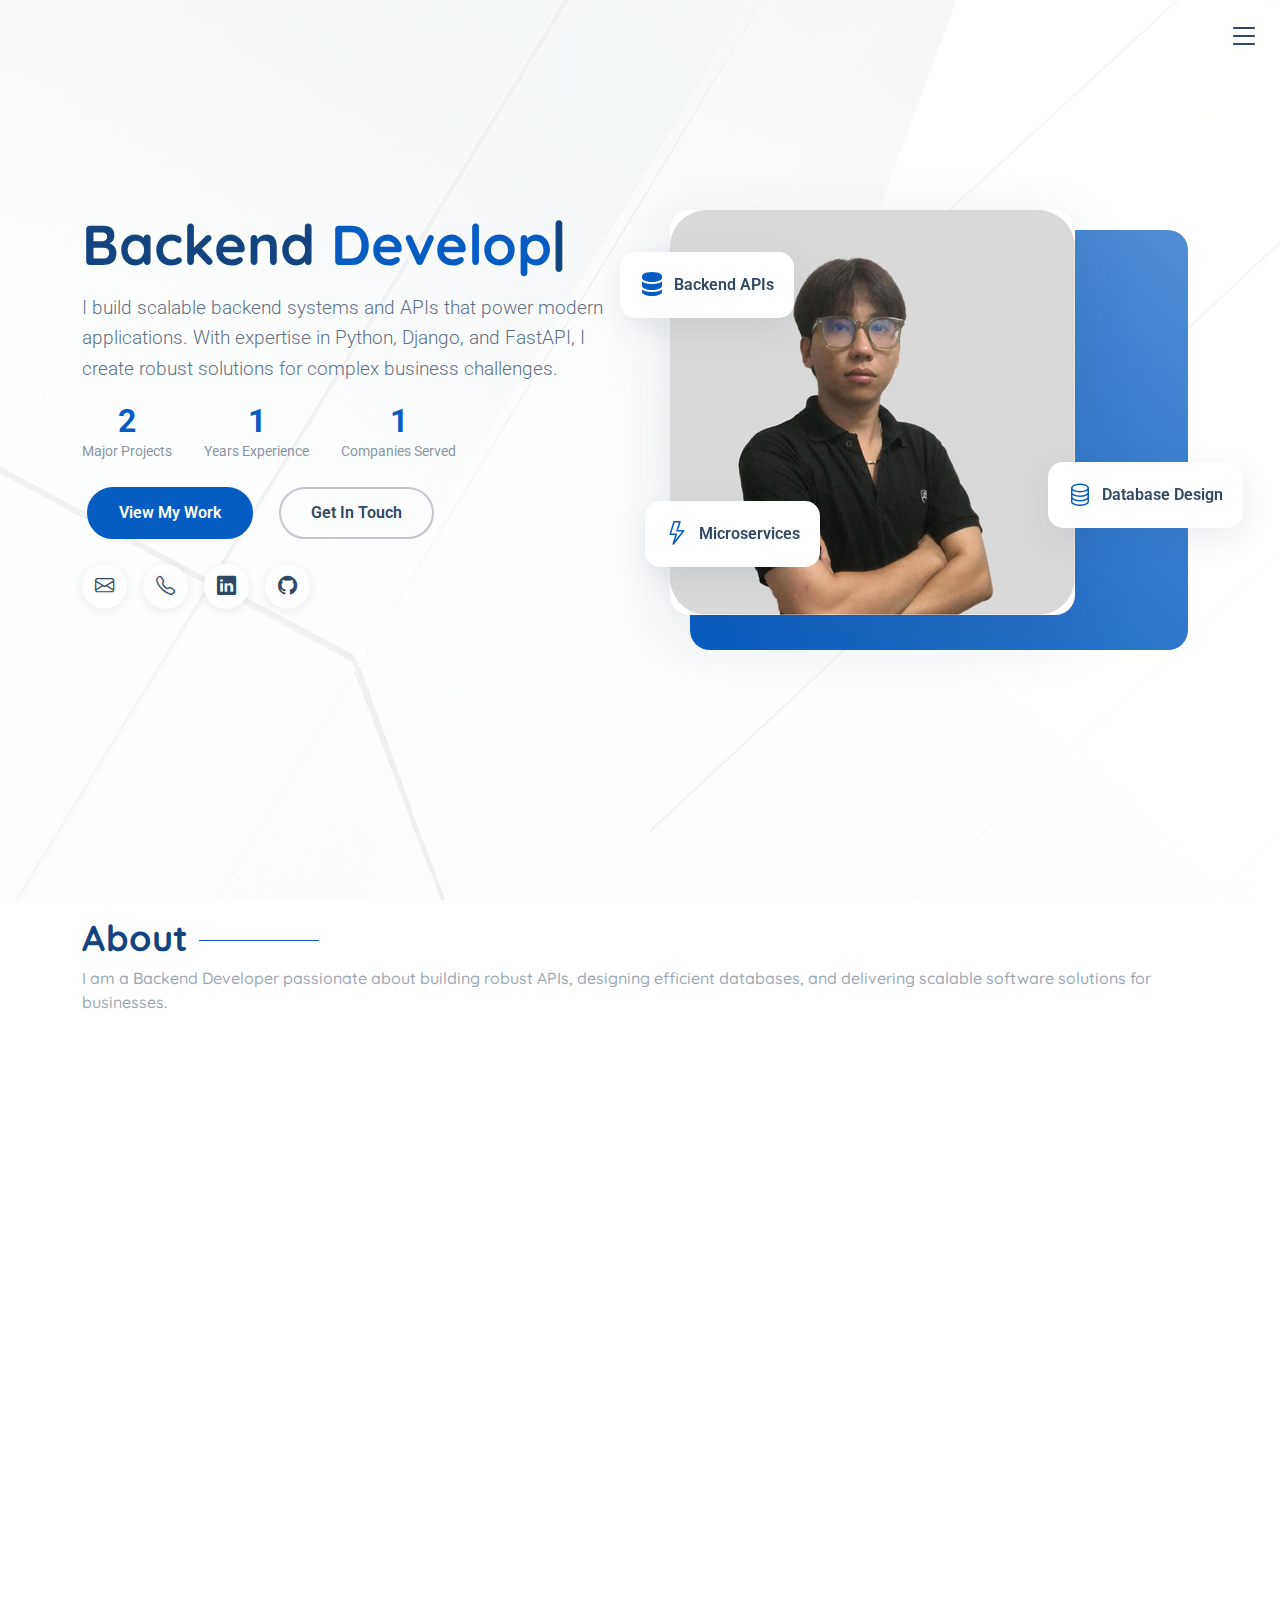
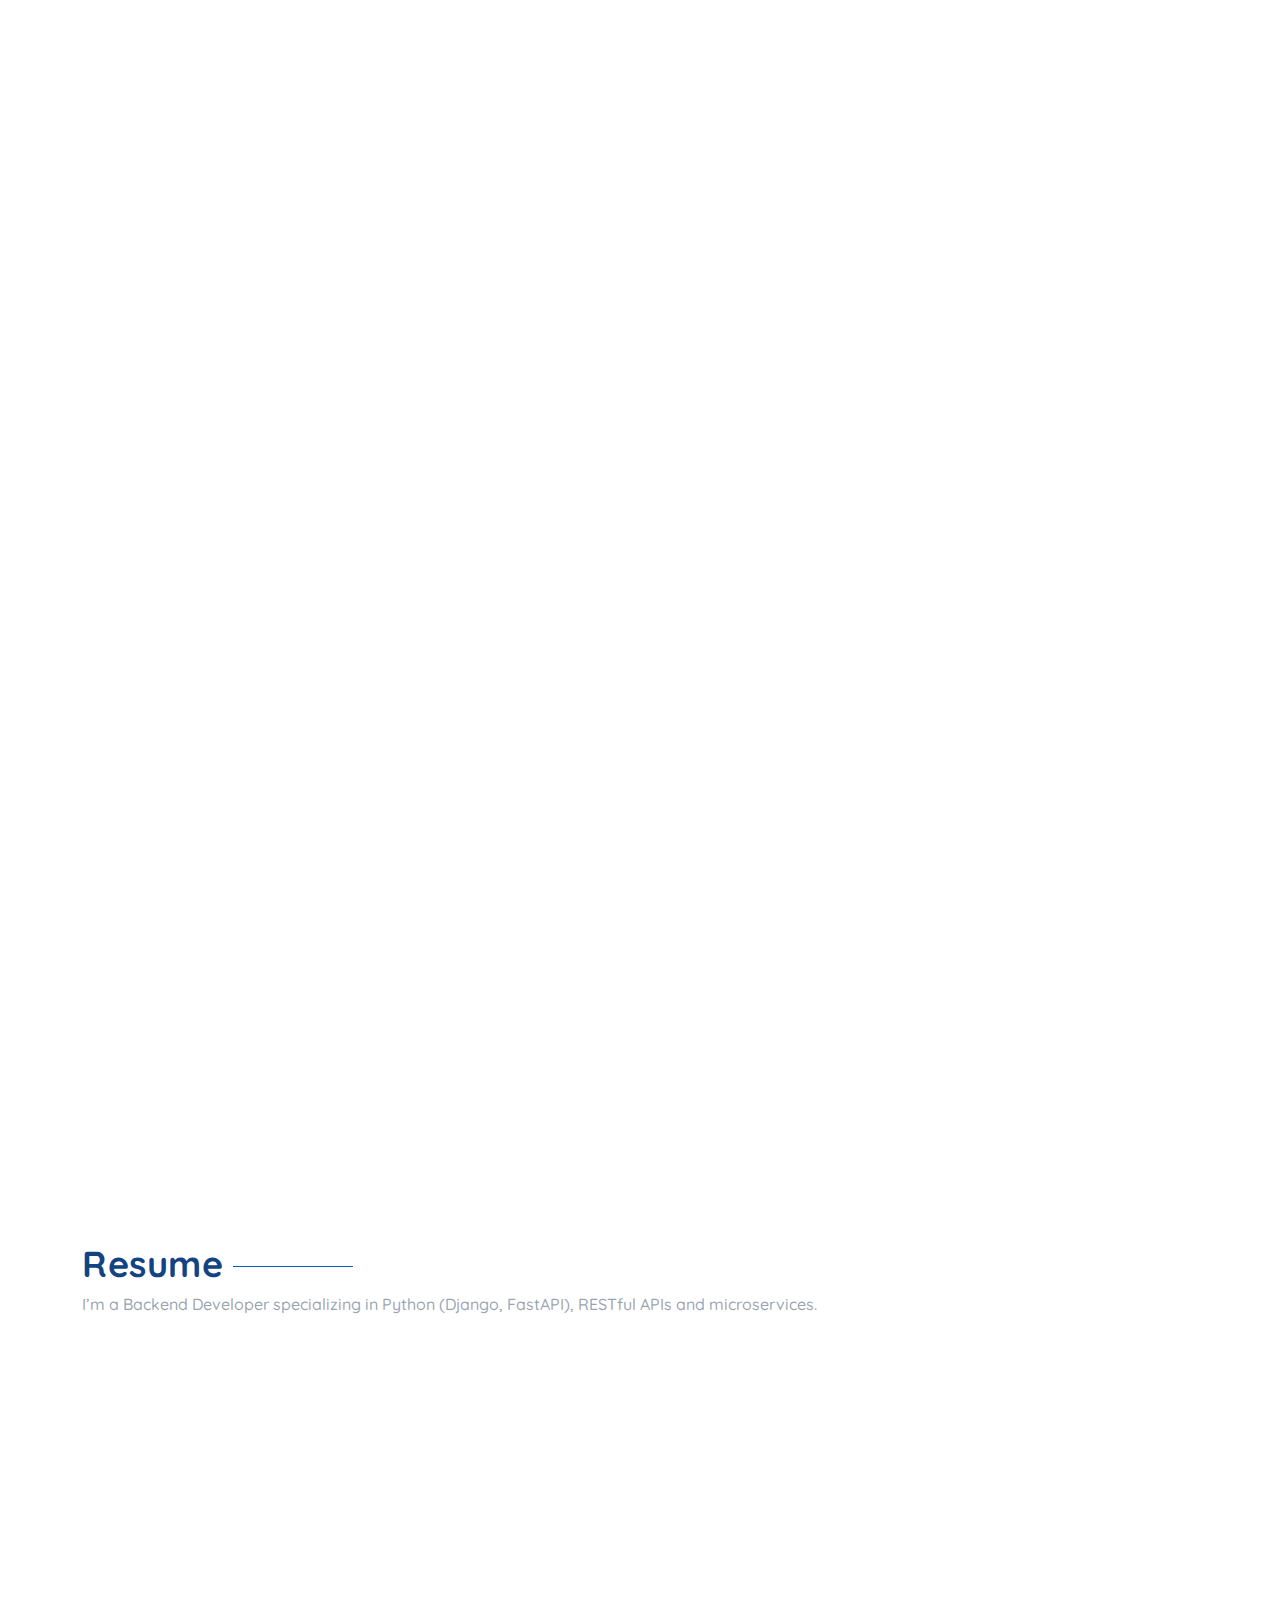
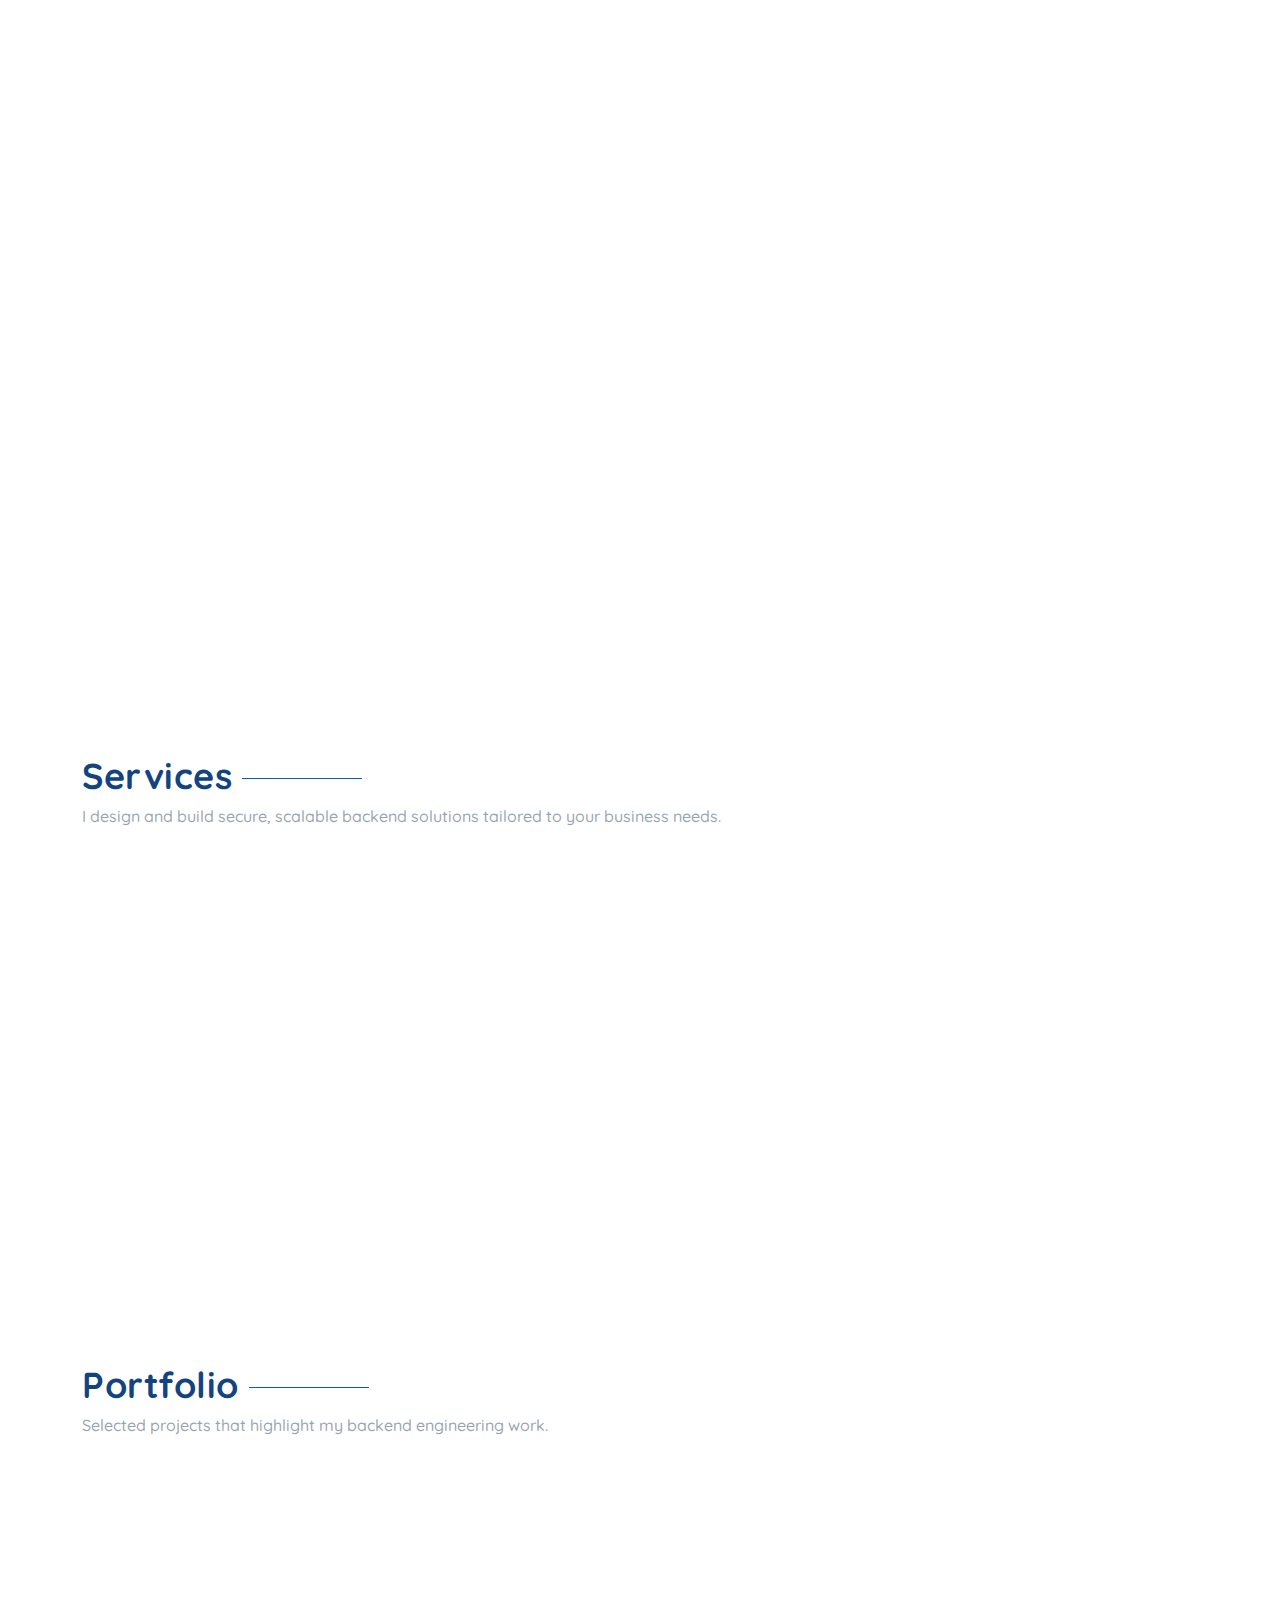
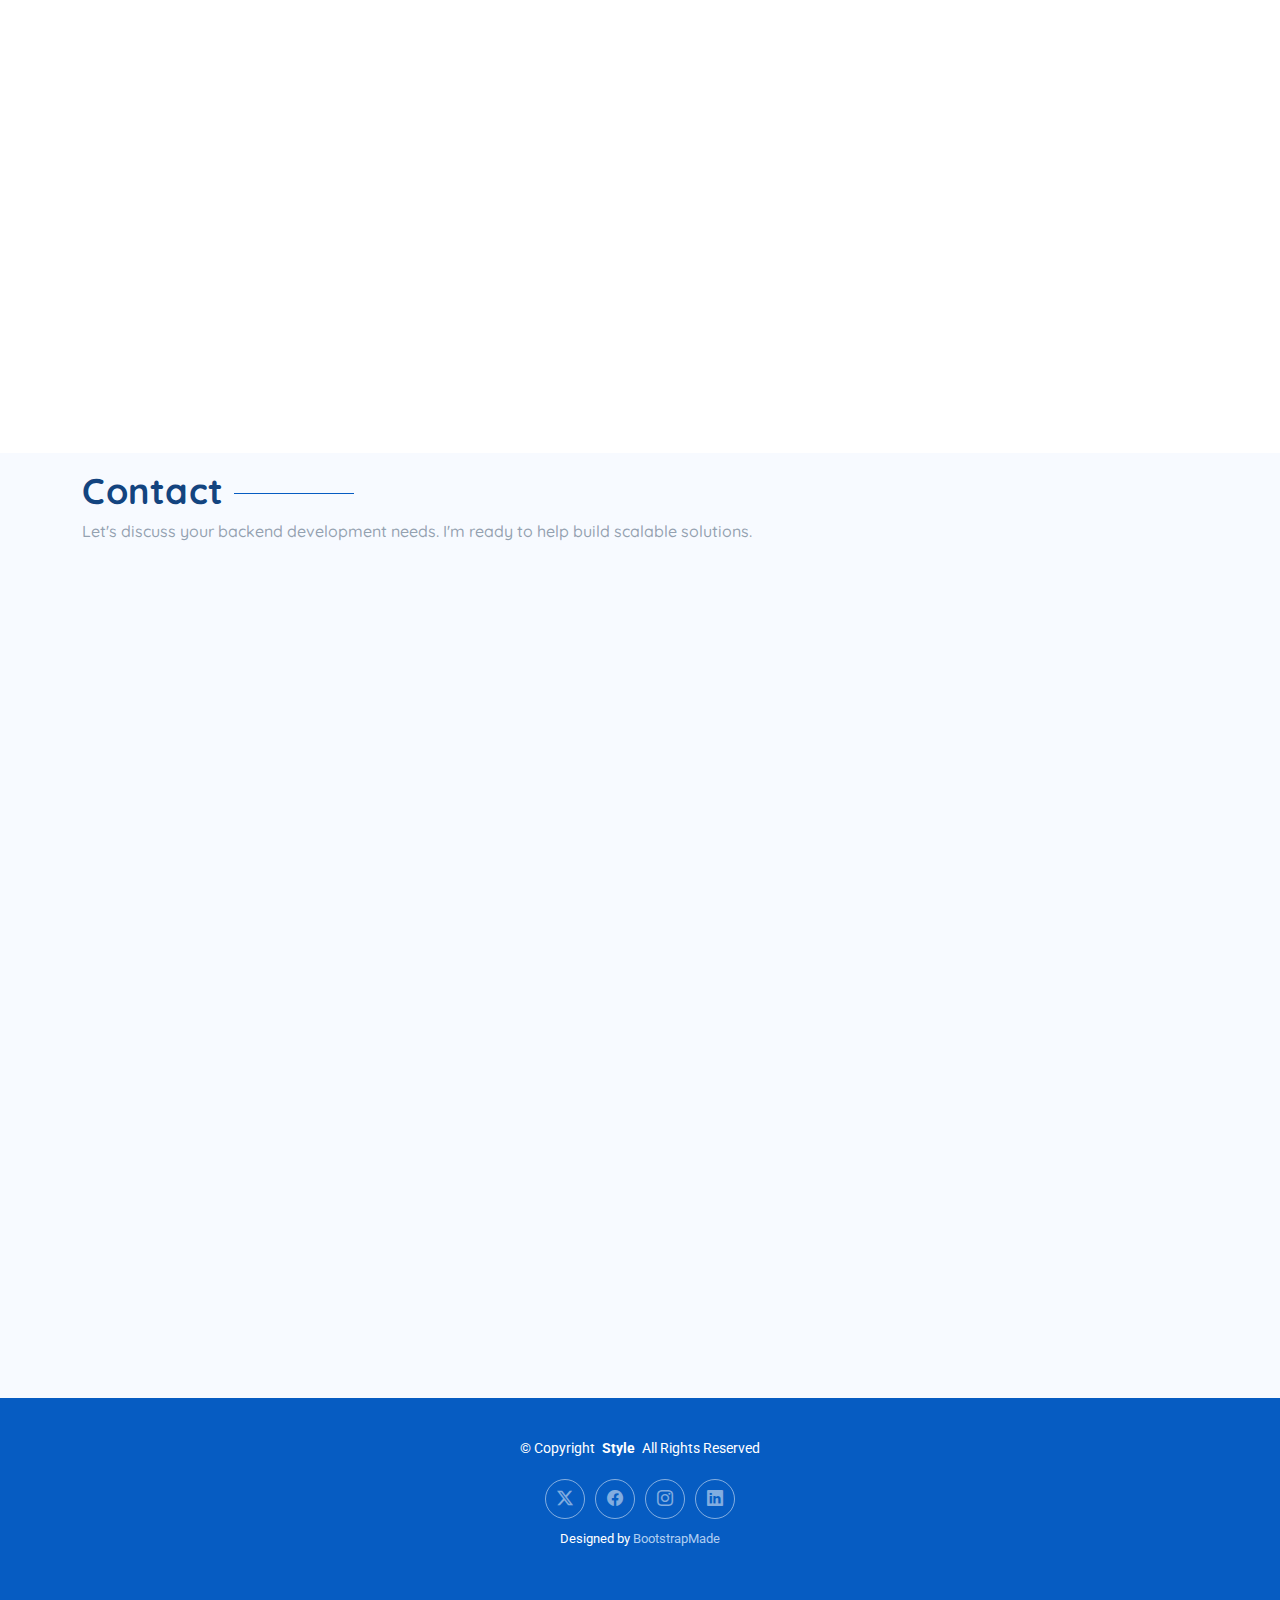
<file: index.html>
<!DOCTYPE html>
<html lang="en">

<head>
  <meta charset="utf-8">
  <meta content="width=device-width, initial-scale=1.0" name="viewport">
  <title>NGUYEN TRAN GIA VY</title>
  <meta name="description" content="">
  <meta name="keywords" content="">

  <!-- Favicons -->
  <link href="assets/img/favicon.png" rel="icon">
  <link href="assets/img/apple-touch-icon.png" rel="apple-touch-icon">

  <!-- Fonts -->
  <link href="https://fonts.googleapis.com" rel="preconnect">
  <link href="https://fonts.gstatic.com" rel="preconnect" crossorigin>
  <link href="https://fonts.googleapis.com/css2?family=Roboto:ital,wght@0,100;0,300;0,400;0,500;0,700;0,900;1,100;1,300;1,400;1,500;1,700;1,900&family=Open+Sans:ital,wght@0,300;0,400;0,500;0,600;0,700;0,800;1,300;1,400;1,500;1,600;1,700;1,800&family=Quicksand:wght@300;400;500;600;700&display=swap" rel="stylesheet">

  <!-- Vendor CSS Files -->
  <link href="assets/vendor/bootstrap/css/bootstrap.min.css" rel="stylesheet">
  <link href="assets/vendor/bootstrap-icons/bootstrap-icons.css" rel="stylesheet">
  <link href="assets/vendor/aos/aos.css" rel="stylesheet">
  <link href="assets/vendor/glightbox/css/glightbox.min.css" rel="stylesheet">
  <link href="assets/vendor/swiper/swiper-bundle.min.css" rel="stylesheet">

  <!-- Main CSS File -->
  <link href="assets/css/main.css" rel="stylesheet">
  
  <!-- Custom Spacing CSS -->
  <link href="assets/css/custom-spacing.css" rel="stylesheet">

  <!-- Portfolio Data -->
  <script src="assets/js/portfolio-data.js"></script>

  <!-- =======================================================
  * Template Name: Style
  * Template URL: https://bootstrapmade.com/style-bootstrap-portfolio-template/
  * Updated: Jul 02 2025 with Bootstrap v5.3.7
  * Author: BootstrapMade.com
  * License: https://bootstrapmade.com/license/
  ======================================================== -->
</head>

<body class="index-page">

  <header id="header" class="header d-flex align-items-center fixed-top">
    <div class="container-fluid position-relative d-flex align-items-center justify-content-between">

      <a href="index.html" class="logo d-flex align-items-center">
        <!-- Uncomment the line below if you also wish to use an image logo -->
        <!-- <img src="assets/img/logo.webp" alt=""> -->
        <!-- Uncomment the line below if you also wish to use an text logo -->
        <!-- <h1 class="sitename">Style</h1>  -->
      </a>

      <nav id="navmenu" class="navmenu">

        <div class="profile-img">
          <img src="assets/img/profile/avatar-square.png" alt="" class="img-fluid rounded-circle">
        </div>

        <a href="index.html" class="logo d-flex align-items-center justify-content-center active">
          <!-- Uncomment the line below if you also wish to use an image logo -->
          <!-- <img src="assets/img/logo.webp" alt=""> -->
          <h1 class="sitename">GIA VỸ</h1>
        </a>

        <div class="social-links text-center">
          <a href="#" class="twitter"><i class="bi bi-twitter-x"></i></a>
          <a href="https://www.facebook.com/vy.nguyen.tran.gia.2025" class="facebook"><i class="bi bi-facebook"></i></a>
          <a href="https://www.instagram.com/vy.ntg/?igsh=OTRkem13cHZ0bG5l&utm_source=qr&fbclid=IwY2xjawM5HGJleHRuA2FlbQIxMABicmlkETFncG0yaHNvWVRidHRxbTNYAR69S_W8GGAgcHGoJRDdI4jG3VlIZDJbrs1swiyfU4IzOtgmowoJokphi7btJA_aem_kXYAuz8OMl8Z5h1Dmp1Kxw#" class="instagram"><i class="bi bi-instagram"></i></a>
          <a href="#" class="google-plus"><i class="bi bi-skype"></i></a>
          <a href="#" class="linkedin"><i class="bi bi-linkedin"></i></a>
        </div>

        <ul>
          <li><a href="#hero">Home</a></li>
          <li><a href="#about">About</a></li>
          <li><a href="#resume">Resume</a></li>
          <li><a href="#portfolio">Portfolio</a></li>
          <li><a href="#services">Services</a></li>
          <li class="dropdown"><a href="#"><span>Dropdown</span> <i class="bi bi-chevron-down toggle-dropdown"></i></a>
            <ul>
              <li><a href="#">Dropdown 1</a></li>
              <li class="dropdown"><a href="#"><span>Deep Dropdown</span> <i class="bi bi-chevron-down toggle-dropdown"></i></a>
                <ul>
                  <li><a href="#">Deep Dropdown 1</a></li>
                  <li><a href="#">Deep Dropdown 2</a></li>
                  <li><a href="#">Deep Dropdown 3</a></li>
                  <li><a href="#">Deep Dropdown 4</a></li>
                  <li><a href="#">Deep Dropdown 5</a></li>
                </ul>
              </li>
              <li><a href="#">Dropdown 2</a></li>
              <li><a href="#">Dropdown 3</a></li>
              <li><a href="#">Dropdown 4</a></li>
            </ul>
          </li>
          <li><a href="#contact">Contact</a></li>
        </ul>
        <i class="mobile-nav-toggle d-xl-none bi bi-list"></i>
      </nav>

    </div>
  </header>

  <main class="main">

    <!-- Hero Section -->
    <section id="hero" class="hero section">

      <div class="container">
        <div class="row g-0 align-items-center">

          <div class="col-lg-6 hero-content" data-aos="fade-right" data-aos-delay="100">
            <div class="content-wrapper">
              <h1 class="hero-title">Backend <span class="typed" data-typed-items="Developer, Engineer, Architect, Specialist"></span></h1>
              <p class="lead">I build scalable backend systems and APIs that power modern applications. With expertise in Python, Django, and FastAPI, I create robust solutions for complex business challenges.</p>

              <div class="hero-stats" data-aos="fade-up" data-aos-delay="200">
                <div class="stat-item">
                  <span class="purecounter" data-purecounter-start="0" data-purecounter-end="6" data-purecounter-duration="2">0</span>
                  <span class="stat-label">Major Projects</span>
                </div>
                <div class="stat-item">
                  <span class="purecounter" data-purecounter-start="0" data-purecounter-end="2" data-purecounter-duration="2">0</span>
                  <span class="stat-label">Years Experience</span>
                </div>
                <div class="stat-item">
                  <span class="purecounter" data-purecounter-start="0" data-purecounter-end="1" data-purecounter-duration="1">0</span>
                  <span class="stat-label">Companies Served</span>
                </div>
              </div>

              <div class="hero-actions" data-aos="fade-up" data-aos-delay="300">
                <a href="#portfolio" class="btn btn-primary">View My Work</a>
                <a href="#contact" class="btn btn-outline">Get In Touch</a>
              </div>

              <div class="social-links" data-aos="fade-up" data-aos-delay="400">
                <a href="mailto:vy.ntg2304@gmail.com"><i class="bi bi-envelope"></i></a>
                <a href="tel:0906853650"><i class="bi bi-telephone"></i></a>
                <a href="#"><i class="bi bi-linkedin"></i></a>
                <a href="https://github.com/nguyentrangiavy"><i class="bi bi-github"></i></a>
              </div>
            </div>
          </div>

          <div class="col-lg-6 hero-image" data-aos="fade-left" data-aos-delay="200">
            <div class="image-container">
              <div class="floating-elements">
                <div class="floating-card card-1" data-aos="zoom-in" data-aos-delay="300">
                  <i class="bi bi-server"></i>
                  <span>Backend APIs</span>
                </div>
                <div class="floating-card card-2" data-aos="zoom-in" data-aos-delay="400">
                  <i class="bi bi-database"></i>
                  <span>Database Design</span>
                </div>
                <div class="floating-card card-3" data-aos="zoom-in" data-aos-delay="500">
                  <i class="bi bi-lightning"></i>
                  <span>Microservices</span>
                </div>
              </div>
              <img src="assets/img/profile/avatar-square.png" alt="Portfolio Hero" class="img-fluid hero-main-image">
              <div class="image-overlay"></div>
            </div>
          </div>

        </div>
      </div>

    </section><!-- /Hero Section -->

    <!-- About Section -->
    <section id="about" class="about section">

      <!-- Section Title -->
      <div class="container section-title">
        <h2>About</h2>
        <p>I am a Backend Developer passionate about building robust APIs, designing efficient databases, and delivering scalable software solutions for businesses.</p>
      </div><!-- End Section Title -->

      <div class="container" data-aos="fade-up" data-aos-delay="100">

        <div class="row align-items-center">

          <div class="col-lg-5" data-aos="fade-right" data-aos-delay="200">
            <div class="profile-image-wrapper">
              <div class="profile-image">
                <img src="assets/img/profile/avatar-square.png" alt="Profile" class="img-fluid">
              </div>
              <!-- <div class="signature-section">
                <img src="assets/img/misc/signature-1.webp" alt="Signature" class="signature">
                <p class="quote">Building meaningful digital experiences through creative code.</p>
              </div> -->
            </div>
          </div>

          <div class="col-lg-7" data-aos="fade-left" data-aos-delay="300">
            <div class="about-content">
              <div class="intro">
                <h2>Hi, I'm Gia Vỹ - a Backend Developer</h2>
                <p>Backend Developer with 2+ years of experience in Python (Django, FastAPI), skilled in building RESTful APIs and microservices. Experienced in ERP and B2B2C projects, I specialize in creating scalable solutions that drive business growth and operational efficiency.</p>
              </div>

              <div class="skills-grid">
                <div class="skill-item" data-aos="zoom-in" data-aos-delay="400">
                  <div class="skill-icon">
                    <i class="bi bi-server"></i>
                  </div>
                  <h4>Backend Development</h4>
                  <p>Python, Django, FastAPI, RESTful APIs, Microservices</p>
                </div>
                <div class="skill-item" data-aos="zoom-in" data-aos-delay="450">
                  <div class="skill-icon">
                    <i class="bi bi-database"></i>
                  </div>
                  <h4>Database Design</h4>
                  <p>MySQL, MariaDB, Database optimization and management</p>
                </div>
                <div class="skill-item" data-aos="zoom-in" data-aos-delay="500">
                  <div class="skill-icon">
                    <i class="bi bi-gear"></i>
                  </div>
                  <h4>System Integration</h4>
                  <p>ERP systems, Third-party APIs, Payment gateways</p>
                </div>
              </div>

              <div class="journey-timeline" data-aos="fade-up" data-aos-delay="300">
                <div class="timeline-item">
                  <div class="year">2023</div>
                  <div class="description">Graduated with Bachelor of Information Technology from Hoa Sen University (GPA: 3.16)</div>
                </div>
                <div class="timeline-item">
                  <div class="year">2023</div>
                  <div class="description">Started as Backend Developer at Excellent Nodes</div>
                </div>
                <div class="timeline-item">
                  <div class="year">2025</div>
                  <div class="description">Currently working on multiple ERP and B2B2C projects</div>
                </div>
              </div>

              <div class="cta-section" data-aos="fade-up" data-aos-delay="400">
                <div class="fun-fact">
                  <span class="emoji">🚀</span>
                  <span class="text">Backend developer passionate about scalable solutions in Ho Chi Minh City</span>
                </div>
                <div class="action-buttons">
                  <a href="#portfolio" class="btn btn-primary">View My Work</a>
                  <a href="#contact" class="btn btn-outline">Get In Touch</a>
                </div>
              </div>

            </div>
          </div>

        </div>

      </div>

    </section><!-- /About Section -->

    <!-- Skills Section -->
    <section id="skills" class="skills section">

      <div class="container" data-aos="fade-up" data-aos-delay="100">

        <div class="row">
          <div class="col-lg-8">
            <div class="skills-grid">
              <div class="row g-4">
                <div class="col-md-6" data-aos="flip-left" data-aos-delay="200">
                  <div class="skill-card">
                    <div class="skill-header">
                      <i class="bi bi-code-slash"></i>
                      <h3>Frontend Development</h3>
                    </div>
                    <div class="skills-animation">
                      <div class="skill-item">
                        <div class="skill-info">
                          <span class="skill-name">HTML/CSS</span>
                          <span class="skill-percentage">75%</span>
                        </div>
                        <div class="skill-bar progress">
                          <div class="progress-bar" role="progressbar" aria-valuenow="75" aria-valuemin="0" aria-valuemax="100"></div>
                        </div>
                      </div>

                      <div class="skill-item">
                        <div class="skill-info">
                          <span class="skill-name">JavaScript</span>
                          <span class="skill-percentage">70%</span>
                        </div>
                        <div class="skill-bar progress">
                          <div class="progress-bar" role="progressbar" aria-valuenow="70" aria-valuemin="0" aria-valuemax="100"></div>
                        </div>
                      </div>

                      <div class="skill-item">
                        <div class="skill-info">
                          <span class="skill-name">React.js</span>
                          <span class="skill-percentage">75%</span>
                        </div>
                        <div class="skill-bar progress">
                          <div class="progress-bar" role="progressbar" aria-valuenow="75" aria-valuemin="0" aria-valuemax="100"></div>
                        </div>
                      </div>
                    </div>
                  </div><!-- End Frontend Card -->
                </div>

                <div class="col-md-6" data-aos="flip-left" data-aos-delay="300">
                  <div class="skill-card">
                    <div class="skill-header">
                      <i class="bi bi-server"></i>
                      <h3>Backend Development</h3>
                    </div>
                    <div class="skills-animation">
                      <div class="skill-item">
                        <div class="skill-info">
                          <span class="skill-name">Django</span>
                          <span class="skill-percentage">85%</span>
                        </div>
                        <div class="skill-bar progress">
                          <div class="progress-bar" role="progressbar" aria-valuenow="85" aria-valuemin="0" aria-valuemax="100"></div>
                        </div>
                      </div>

                      <div class="skill-item">
                        <div class="skill-info">
                          <span class="skill-name">FastAPI</span>
                          <span class="skill-percentage">75%</span>
                        </div>
                        <div class="skill-bar progress">
                          <div class="progress-bar" role="progressbar" aria-valuenow="75" aria-valuemin="0" aria-valuemax="100"></div>
                        </div>
                      </div>

                      <div class="skill-item">
                        <div class="skill-info">
                          <span class="skill-name">MySQL</span>
                          <span class="skill-percentage">75%</span>
                        </div>
                        <div class="skill-bar progress">
                          <div class="progress-bar" role="progressbar" aria-valuenow="75" aria-valuemin="0" aria-valuemax="100"></div>
                        </div>
                      </div>
                    </div>
                  </div><!-- End Backend Card -->
                </div>

                <div class="col-md-6" data-aos="flip-left" data-aos-delay="400">
                  <div class="skill-card">
                    <div class="skill-header">
                      <i class="bi bi-cpu"></i>
                      <h3>AI &amp; Tools</h3>
                    </div>
                    <div class="skills-animation">
                      <div class="skill-item">
                        <div class="skill-info">
                          <span class="skill-name">ChatGPT</span>
                          <span class="skill-percentage">80%</span>
                        </div>
                        <div class="skill-bar progress">
                          <div class="progress-bar" role="progressbar" aria-valuenow="80" aria-valuemin="0" aria-valuemax="100"></div>
                        </div>
                      </div>

                      <div class="skill-item">
                        <div class="skill-info">
                          <span class="skill-name">Cursor</span>
                          <span class="skill-percentage">75%</span>
                        </div>
                        <div class="skill-bar progress">
                          <div class="progress-bar" role="progressbar" aria-valuenow="75" aria-valuemin="0" aria-valuemax="100"></div>
                        </div>
                      </div>

                      <div class="skill-item">
                        <div class="skill-info">
                          <span class="skill-name">Figma</span>
                          <span class="skill-percentage">70%</span>
                        </div>
                        <div class="skill-bar progress">
                          <div class="progress-bar" role="progressbar" aria-valuenow="70" aria-valuemin="0" aria-valuemax="100"></div>
                        </div>
                      </div>
                    </div>
                  </div><!-- End Design Card -->
                </div>

                <div class="col-md-6" data-aos="flip-left" data-aos-delay="500">
                  <div class="skill-card">
                    <div class="skill-header">
                      <i class="bi bi-cloud"></i>
                      <h3>Cloud &amp; DevOps</h3>
                    </div>
                    <div class="skills-animation">
                      <div class="skill-item">
                        <div class="skill-info">
                          <span class="skill-name">AWS</span>
                          <span class="skill-percentage">70%</span>
                        </div>
                        <div class="skill-bar progress">
                          <div class="progress-bar" role="progressbar" aria-valuenow="70" aria-valuemin="0" aria-valuemax="100"></div>
                        </div>
                      </div>

                      <div class="skill-item">
                        <div class="skill-info">
                          <span class="skill-name">Docker</span>
                          <span class="skill-percentage">70%</span>
                        </div>
                        <div class="skill-bar progress">
                          <div class="progress-bar" role="progressbar" aria-valuenow="70" aria-valuemin="0" aria-valuemax="100"></div>
                        </div>
                      </div>

                      <div class="skill-item">
                        <div class="skill-info">
                          <span class="skill-name">Git</span>
                          <span class="skill-percentage">75%</span>
                        </div>
                        <div class="skill-bar progress">
                          <div class="progress-bar" role="progressbar" aria-valuenow="75" aria-valuemin="0" aria-valuemax="100"></div>
                        </div>
                      </div>
                    </div>
                  </div><!-- End DevOps Card -->
                </div>
              </div>
            </div><!-- End Skills Grid -->
          </div>

          <div class="col-lg-4">
            <div class="skills-summary" data-aos="fade-left" data-aos-delay="200">
              <h3>Professional Expertise</h3>
              <p>With over 2 years of hands-on experience in backend development, I specialize in building robust APIs, designing scalable databases, and integrating complex systems. My expertise spans Python, Django, FastAPI, and cloud technologies, enabling me to deliver reliable solutions that drive business success.</p>

              <div class="summary-stats">
                <div class="stat-item" data-aos="zoom-in" data-aos-delay="300">
                  <div class="stat-circle">
                    <i class="bi bi-trophy"></i>
                  </div>
                  <div class="stat-info">
                    <span class="stat-number">2+</span>
                    <span class="stat-label">Years Experience</span>
                  </div>
                </div>

                <div class="stat-item" data-aos="zoom-in" data-aos-delay="400">
                  <div class="stat-circle">
                    <i class="bi bi-diagram-3"></i>
                  </div>
                  <div class="stat-info">
                    <span class="stat-number">6+</span>
                    <span class="stat-label">Projects Completed</span>
                  </div>
                </div>

                <div class="stat-item" data-aos="zoom-in" data-aos-delay="500">
                  <div class="stat-circle">
                    <i class="bi bi-people"></i>
                  </div>
                  <div class="stat-info">
                    <span class="stat-number">5+</span>
                    <span class="stat-label">Happy Clients</span>
                  </div>
                </div>
              </div>

              <!-- <div class="skills-badges" data-aos="fade-up" data-aos-delay="600">
                <h4>Certifications</h4>
                <div class="badge-list">
                  <div class="skill-badge">AWS Certified</div>
                  <div class="skill-badge">Laravel Expert</div>
                  <div class="skill-badge">Vue.js Developer</div>
                  <div class="skill-badge">UI/UX Design</div>
                </div>
              </div> -->
            </div><!-- End Skills Summary -->
          </div>
        </div>

      </div>

    </section><!-- /Skills Section -->

    <!-- Resume Section -->
    <section id="resume" class="resume section">

      <!-- Section Title -->
      <div class="container section-title">
        <h2>Resume</h2>
        <p>I’m a Backend Developer specializing in Python (Django, FastAPI), RESTful APIs and microservices.</p>
      </div><!-- End Section Title -->

      <div class="container" data-aos="fade-up" data-aos-delay="100">

        <div class="row">
          <div class="col-lg-6" data-aos="fade-right" data-aos-delay="200">
            <div class="experience-section">
              <div class="section-header">
                <h2><i class="bi bi-briefcase"></i> Professional Journey</h2>
                <p class="section-subtitle">Building scalable backend solutions and delivering high-quality software across diverse industries.</p>
              </div>

              <div class="experience-cards">
                <div class="experience-card" data-aos="zoom-in" data-aos-delay="300">
                  <div class="card-header">
                    <div class="role-info">
                      <h3>Technical Director</h3>
                      <h4>Proin Corporation</h4>
                    </div>
                    <span class="duration">2022 - Present</span>
                  </div>
                  <div class="card-body">
                    <p>Vestibulum ante ipsum primis in faucibus orci luctus et ultrices posuere cubilia curae mauris viverra veniam sit amet lacus cursus.</p>
                    <ul class="achievements">
                      <li>Managed cross-functional teams of 15+ professionals</li>
                      <li>Implemented agile methodologies resulting in 40% efficiency gain</li>
                      <li>Led digital transformation initiatives worth $2M+</li>
                    </ul>
                  </div>
                </div>

                <div class="experience-card" data-aos="zoom-in" data-aos-delay="400">
                  <div class="card-header">
                    <div class="role-info">
                      <h3>Senior Development Manager</h3>
                      <h4>Consectetur Solutions Inc</h4>
                    </div>
                    <span class="duration">2018 - 2022</span>
                  </div>
                  <div class="card-body">
                    <p>Donec quam felis ultricies nec pellentesque eu pretium quis sem nulla consequat massa quis enim donec pede justo fringilla vel.</p>
                  </div>
                </div>

                <div class="experience-card" data-aos="zoom-in" data-aos-delay="500">
                  <div class="card-header">
                    <div class="role-info">
                      <h3>Product Development Specialist</h3>
                      <h4>Adipiscing Technologies</h4>
                    </div>
                    <span class="duration">2015 - 2018</span>
                  </div>
                  <div class="card-body">
                    <p>Nam quam nunc blandit vel luctus pulvinar hendrerit id lorem maecenas nec odio et ante tincidunt tempus donec vitae sapien ut.</p>
                  </div>
                </div>
              </div>
            </div>
          </div>

          <div class="col-lg-6" data-aos="fade-left" data-aos-delay="200">
            <div class="education-section">
              <div class="section-header">
                <h2><i class="bi bi-mortarboard"></i> Education</h2>
                <p class="section-subtitle">Solid background in Information Technology, specializing in software development and system design.</p>
              </div>

              <div class="education-timeline">
                <div class="timeline-track"></div>

                <div class="education-item" data-aos="slide-up" data-aos-delay="300">
                  <div class="timeline-marker"></div>
                  <div class="education-content">
                    <div class="degree-header">
                      <h3>Master of Computer Science</h3>
                      <span class="year">2015 - 2017</span>
                    </div>
                    <h4 class="institution">Tempus University</h4>
                    <p>Cum sociis natoque penatibus et magnis dis parturient montes nascetur ridiculus mus donec quam felis ultricies nec.</p>
                  </div>
                </div>

                <div class="education-item" data-aos="slide-up" data-aos-delay="400">
                  <div class="timeline-marker"></div>
                  <div class="education-content">
                    <div class="degree-header">
                      <h3>Bachelor of Information Technology</h3>
                      <span class="year">2011 - 2015</span>
                    </div>
                    <h4 class="institution">Rhoncus Institute of Technology</h4>
                    <p>Nullam dictum felis eu pede mollis pretium integer tincidunt cras dapibus vivamus elementum semper nisi aenean vulputate.</p>
                  </div>
                </div>

                <div class="education-item" data-aos="slide-up" data-aos-delay="500">
                  <div class="timeline-marker"></div>
                  <div class="education-content">
                    <div class="degree-header">
                      <h3>Certificate in Digital Innovation</h3>
                      <span class="year">2020</span>
                    </div>
                    <h4 class="institution">Ligula Academy</h4>
                    <p>Etiam sit amet orci eget eros faucibus tincidunt duis leo sed fringilla mauris sit amet nibh donec sodales sagittis magna.</p>
                  </div>
                </div>
              </div>
            </div>
          </div>
        </div>

      </div>

    </section><!-- /Resume Section -->

    <!-- Services Section -->
    <section id="services" class="services section">

      <!-- Section Title -->
      <div class="container section-title">
        <h2>Services</h2>
        <p>I design and build secure, scalable backend solutions tailored to your business needs.</p>
      </div><!-- End Section Title -->

      <div class="container" data-aos="fade-up" data-aos-delay="100">

        <div class="row g-4" id="services-container">
          <!-- Dynamic services will be loaded here -->
              </div>

              </div>

      </div>

    </section><!-- /Services Section -->

    <!-- Portfolio Section -->
    <section id="portfolio" class="portfolio section">
      <!-- Section Title -->
      <div class="container section-title">
        <h2>Portfolio</h2>
        <p>Selected projects that highlight my backend engineering work.</p>
      </div><!-- End Section Title -->

      <div class="container-fluid" data-aos="fade-up" data-aos-delay="100">

        <div class="isotope-layout" data-default-filter="*" data-layout="masonry" data-sort="original-order">

          <!-- <ul class="portfolio-filters isotope-filters" data-aos="fade-up" data-aos-delay="200" id="portfolio-filters">
            <li data-filter="*" class="filter-active">
              <i class="bi bi-grid-3x3"></i> All Projects
            </li>
            <li data-filter=".filter-marketplace">
              Marketplace
            </li>
            <li data-filter=".filter-booking">
              Booking
            </li>
            <li data-filter=".filter-social">
              Social
            </li>
            <li data-filter=".filter-detection">
              Detection
            </li>
            <li data-filter=".filter-hrm">
              HRM
            </li>
            <li data-filter=".filter-other">
              Other
            </li>
          </ul> -->

          <div class="row g-4 isotope-container" data-aos="fade-up" data-aos-delay="300" id="portfolio-container"></div>

                      </div>
        <!-- End Portfolio Container -->

                      </div>

    </section><!-- /Portfolio Section -->

    <!-- <style>
      /* Ensure portfolio section maintains proper spacing */
      #portfolio {
        position: relative;
        min-height: 800px; /* Increased minimum height to prevent collapse */
        padding-bottom: 80px; /* Add bottom padding */
      }
      
      #portfolio .isotope-container {
        min-height: 500px; /* Ensure container has minimum height */
      }
      
      /* Ensure proper spacing between portfolio and contact sections */
      #portfolio + * {
        margin-top: 0;
        padding-top: 0;
      }
      
      /* Fix for filtered items */
      .isotope-item {
        transition: opacity 0.3s ease, visibility 0.3s ease;
      }
      
      .isotope-item[style*="display: none"] {
        opacity: 0;
        pointer-events: none;
        visibility: hidden;
      }
      
      /* Ensure contact section has proper spacing */
      #contact {
        margin-top: 0;
        padding-top: 60px;
      }
    </style> -->

    <!-- Testimonials Section -->
    <!-- <section id="testimonials" class="testimonials section"> -->
      <!-- Section Title -->
      <!-- <div class="container section-title">
        <h2>Testimonials</h2>
        <p>Insights and reviews from clients and collaborators about my work.</p>
      </div>End Section Title -->

      <!-- <div class="container" data-aos="fade-up" data-aos-delay="100">

        <div class="row">
          <div class="col-12">
            <div class="critic-reviews" data-aos="fade-up" data-aos-delay="300">
              <div class="row">
                <div class="col-md-4">
                  <div class="critic-review">
                    <div class="review-quote">"</div>
                    <div class="stars">
                      <i class="bi bi-star-fill"></i>
                      <i class="bi bi-star-fill"></i>
                      <i class="bi bi-star-fill"></i>
                      <i class="bi bi-star-fill"></i>
                      <i class="bi bi-star-fill"></i>
                    </div>
                    <p>Pellentesque in ipsum id orci porta dapibus. Vivamus magna justo, lacinia eget consectetur sed, convallis at tellus.</p>
                    <div class="critic-info">
                      <div class="critic-name">The New York Times</div>
                    </div>
                  </div>
                </div>
                <div class="col-md-4">
                  <div class="critic-review">
                    <div class="review-quote">"</div>
                    <div class="stars">
                      <i class="bi bi-star-fill"></i>
                      <i class="bi bi-star-fill"></i>
                      <i class="bi bi-star-fill"></i>
                      <i class="bi bi-star-fill"></i>
                      <i class="bi bi-star-half"></i>
                    </div>
                    <p>Curabitur non nulla sit amet nisl tempus convallis quis ac lectus. Nulla quis lorem ut libero malesuada feugiat.</p>
                    <div class="critic-info">
                      <div class="critic-name">Washington Post</div>
                    </div>
                  </div>
                </div>
                <div class="col-md-4">
                  <div class="critic-review">
                    <div class="review-quote">"</div>
                    <div class="stars">
                      <i class="bi bi-star-fill"></i>
                      <i class="bi bi-star-fill"></i>
                      <i class="bi bi-star-fill"></i>
                      <i class="bi bi-star-fill"></i>
                      <i class="bi bi-star-fill"></i>
                    </div>
                    <p>Mauris blandit aliquet elit, eget tincidunt nibh pulvinar a. Vivamus suscipit tortor eget felis porttitor volutpat.</p>
                    <div class="critic-info">
                      <div class="critic-name">The Guardian</div>
                    </div>
                  </div>
                </div>
              </div>
            </div> -->

            <!-- <div class="testimonials-container">
              <div class="swiper testimonials-slider init-swiper" data-aos="fade-up" data-aos-delay="400">
                <script type="application/json" class="swiper-config">
                  {
                    "loop": true,
                    "speed": 600,
                    "autoplay": {
                      "delay": 5000
                    },
                    "slidesPerView": 1,
                    "spaceBetween": 30,
                    "pagination": {
                      "el": ".swiper-pagination",
                      "type": "bullets",
                      "clickable": true
                    },
                    "breakpoints": {
                      "768": {
                        "slidesPerView": 2
                      },
                      "992": {
                        "slidesPerView": 3
                      }
                    }
                  }
                </script> -->

                <!-- <div class="swiper-wrapper">
                  <div class="swiper-slide">
                    <div class="testimonial-item">
                      <div class="stars">
                        <i class="bi bi-star-fill"></i>
                        <i class="bi bi-star-fill"></i>
                        <i class="bi bi-star-fill"></i>
                        <i class="bi bi-star-fill"></i>
                        <i class="bi bi-star-fill"></i>
                      </div>
                      <p>
                        Proin eget tortor risus. Vestibulum ac diam sit amet quam vehicula elementum sed sit amet dui. Nulla quis lorem ut libero malesuada feugiat.
                      </p>
                      <div class="testimonial-profile">
                        <img src="assets/img/person/person-f-1.webp" alt="Reviewer" class="img-fluid rounded-circle">
                        <div>
                          <h3>Jane Smith</h3>
                          <h4>Book Enthusiast</h4>
                        </div>
                      </div>
                    </div>
                  </div>End testimonial item -->

                  <!-- <div class="swiper-slide">
                    <div class="testimonial-item">
                      <div class="stars">
                        <i class="bi bi-star-fill"></i>
                        <i class="bi bi-star-fill"></i>
                        <i class="bi bi-star-fill"></i>
                        <i class="bi bi-star-fill"></i>
                        <i class="bi bi-star-fill"></i>
                      </div>
                      <p>
                        Curabitur arcu erat, accumsan id imperdiet et, porttitor at sem. Cras ultricies ligula sed magna dictum porta. Vestibulum ante ipsum primis in faucibus orci luctus.
                      </p>
                      <div class="testimonial-profile">
                        <img src="assets/img/person/person-m-2.webp" alt="Reviewer" class="img-fluid rounded-circle">
                        <div>
                          <h3>Michael Johnson</h3>
                          <h4>Sci-Fi Blogger</h4>
                        </div>
                      </div>
                    </div>
                  </div> -->
                  <!-- End testimonial item -->

                  <!-- <div class="swiper-slide">
                    <div class="testimonial-item">
                      <div class="stars">
                        <i class="bi bi-star-fill"></i>
                        <i class="bi bi-star-fill"></i>
                        <i class="bi bi-star-fill"></i>
                        <i class="bi bi-star-fill"></i>
                        <i class="bi bi-star-half"></i>
                      </div>
                      <p>
                        Quisque velit nisi, pretium ut lacinia in, elementum id enim. Cras ultricies ligula sed magna dictum porta. Donec sollicitudin molestie malesuada.
                      </p>
                      <div class="testimonial-profile">
                        <img src="assets/img/person/person-f-3.webp" alt="Reviewer" class="img-fluid rounded-circle">
                        <div>
                          <h3>Emily Davis</h3>
                          <h4>Book Club President</h4>
                        </div>
                      </div>
                    </div>
                  </div>End testimonial item -->

                  <!-- <div class="swiper-slide">
                    <div class="testimonial-item">
                      <div class="stars">
                        <i class="bi bi-star-fill"></i>
                        <i class="bi bi-star-fill"></i>
                        <i class="bi bi-star-fill"></i>
                        <i class="bi bi-star-fill"></i>
                        <i class="bi bi-star-fill"></i>
                      </div>
                      <p>
                        Mauris blandit aliquet elit, eget tincidunt nibh pulvinar a. Curabitur aliquet quam id dui posuere blandit. Lorem ipsum dolor sit amet, consectetur.
                      </p>
                      <div class="testimonial-profile">
                        <img src="assets/img/person/person-m-4.webp" alt="Reviewer" class="img-fluid rounded-circle">
                        <div>
                          <h3>Robert Wilson</h3>
                          <h4>Literary Reviewer</h4>
                        </div>
                      </div>
                    </div>
                  </div>End testimonial item -->

                <!-- </div>
                <div class="swiper-pagination"></div>
              </div>
            </div>
          </div>
        </div> -->

        <!-- <div class="row">
          <div class="col-12 text-center" data-aos="fade-up">
            <div class="overall-rating">
              <div class="rating-number">4.8</div>
              <div class="rating-stars">
                <i class="bi bi-star-fill"></i>
                <i class="bi bi-star-fill"></i>
                <i class="bi bi-star-fill"></i>
                <i class="bi bi-star-fill"></i>
                <i class="bi bi-star-half"></i>
              </div>
              <p>Based on 230+ reviews</p>
              <div class="rating-platforms">
                <span>Goodreads</span>
                <span>Amazon</span>
                <span>Barnes &amp; Noble</span>
              </div>
            </div>
          </div>
        </div>
      </div> -->
    <!-- </section> -->
    <!-- Testimonials Section -->

    <!-- Faq Section -->
    <!-- <section id="faq" class="faq section"> -->

      <!-- Section Title -->
      <!-- <div class="container section-title">
        <h2>Frequently Asked Questions</h2>
        <p>Answers to common questions about my services and working process.</p>
      </div> -->
      <!-- End Section Title -->

      <!-- <div class="container">

        <div class="row justify-content-center">

          <div class="col-lg-12" data-aos="fade-up" data-aos-delay="100">

            <div class="faq-container"> -->

              <!-- <div class="faq-item faq-active">
                <h3>Non consectetur a erat nam at lectus urna duis?</h3>
                <div class="faq-content">
                  <p>Feugiat pretium nibh ipsum consequat. Tempus iaculis urna id volutpat lacus laoreet non curabitur gravida. Venenatis lectus magna fringilla urna porttitor rhoncus dolor purus non.</p>
                </div>
                <i class="faq-toggle bi bi-chevron-right"></i>
              </div> -->
              <!-- End Faq item-->

              <!-- <div class="faq-item">
                <h3>Feugiat scelerisque varius morbi enim nunc faucibus?</h3>
                <div class="faq-content">
                  <p>Dolor sit amet consectetur adipiscing elit pellentesque habitant morbi. Id interdum velit laoreet id donec ultrices. Fringilla phasellus faucibus scelerisque eleifend donec pretium. Est pellentesque elit ullamcorper dignissim. Mauris ultrices eros in cursus turpis massa tincidunt dui.</p>
                </div>
                <i class="faq-toggle bi bi-chevron-right"></i>
              </div> -->
              <!-- End Faq item-->

              <!-- <div class="faq-item">
                <h3>Dolor sit amet consectetur adipiscing elit pellentesque?</h3>
                <div class="faq-content">
                  <p>Eleifend mi in nulla posuere sollicitudin aliquam ultrices sagittis orci. Faucibus pulvinar elementum integer enim. Sem nulla pharetra diam sit amet nisl suscipit. Rutrum tellus pellentesque eu tincidunt. Lectus urna duis convallis convallis tellus. Urna molestie at elementum eu facilisis sed odio morbi quis</p>
                </div>
                <i class="faq-toggle bi bi-chevron-right"></i>
              </div> -->
              <!-- End Faq item-->

              <!-- <div class="faq-item">
                <h3>Ac odio tempor orci dapibus. Aliquam eleifend mi in nulla?</h3>
                <div class="faq-content">
                  <p>Dolor sit amet consectetur adipiscing elit pellentesque habitant morbi. Id interdum velit laoreet id donec ultrices. Fringilla phasellus faucibus scelerisque eleifend donec pretium. Est pellentesque elit ullamcorper dignissim. Mauris ultrices eros in cursus turpis massa tincidunt dui.</p>
                </div>
                <i class="faq-toggle bi bi-chevron-right"></i>
              </div> -->
              <!-- End Faq item-->

              <!-- <div class="faq-item">
                <h3>Tempus quam pellentesque nec nam aliquam sem et tortor?</h3>
                <div class="faq-content">
                  <p>Molestie a iaculis at erat pellentesque adipiscing commodo. Dignissim suspendisse in est ante in. Nunc vel risus commodo viverra maecenas accumsan. Sit amet nisl suscipit adipiscing bibendum est. Purus gravida quis blandit turpis cursus in</p>
                </div>
                <i class="faq-toggle bi bi-chevron-right"></i>
              </div> -->
              <!-- End Faq item-->

              <!-- <div class="faq-item">
                <h3>Perspiciatis quod quo quos nulla quo illum ullam?</h3>
                <div class="faq-content">
                  <p>Enim ea facilis quaerat voluptas quidem et dolorem. Quis et consequatur non sed in suscipit sequi. Distinctio ipsam dolore et.</p>
                </div>
                <i class="faq-toggle bi bi-chevron-right"></i>
              </div> -->
              <!-- End Faq item-->

            <!-- </div> -->

          <!-- </div> -->
          <!-- End Faq Column-->

        <!-- </div> -->

      <!-- </div> -->

    <!-- </section> -->
    <!-- Faq Section -->

    <!-- Contact Section -->
    <section id="contact" class="contact section light-background">

      <!-- Section Title -->
      <div class="container section-title">
        <h2>Contact</h2>
        <p>Let's discuss your backend development needs. I'm ready to help build scalable solutions.</p>
      </div><!-- End Section Title -->

      <div class="container" data-aos="fade-up" data-aos-delay="100">

        <div class="row g-4 g-lg-5">
          <div class="col-lg-5">
            <div class="info-box" data-aos="fade-up" data-aos-delay="200">
              <h3>Contact Info</h3>
              <p>Ready to start your next backend project? Get in touch to discuss your requirements and timeline.</p>

              <div class="info-item" data-aos="fade-up" data-aos-delay="300">
                <div class="icon-box">
                  <i class="bi bi-geo-alt"></i>
                </div>
                <div class="content">
                  <h4>Location</h4>
                  <p id="contact-location">Ho Chi Minh City, Vietnam</p>
                </div>
              </div>

              <div class="info-item" data-aos="fade-up" data-aos-delay="400">
                <div class="icon-box">
                  <i class="bi bi-telephone"></i>
                </div>
                <div class="content">
                  <h4>Phone Number</h4>
                  <p id="contact-phone">+84 123 456 789</p>
                </div>
              </div>

              <div class="info-item" data-aos="fade-up" data-aos-delay="500">
                <div class="icon-box">
                  <i class="bi bi-envelope"></i>
                </div>
                <div class="content">
                  <h4>Email Address</h4>
                  <p id="contact-email">nguyentrangiavy@example.com</p>
                </div>
              </div>
            </div>
          </div>

          <div class="col-lg-7">
            <div class="contact-form" data-aos="fade-up" data-aos-delay="300">
              <h3>Get In Touch</h3>
              <p>Have a backend project in mind? Send me a message and let's discuss how I can help bring your ideas to life.</p>

              <form action="forms/contact.php" method="post" class="php-email-form" data-aos="fade-up" data-aos-delay="200">
                <div class="row gy-4">

                  <div class="col-md-6">
                    <input type="text" name="name" class="form-control" placeholder="Your Name" required="">
                  </div>

                  <div class="col-md-6 ">
                    <input type="email" class="form-control" name="email" placeholder="Your Email" required="">
                  </div>

                  <div class="col-12">
                    <input type="text" class="form-control" name="subject" placeholder="Subject" required="">
                  </div>

                  <div class="col-12">
                    <textarea class="form-control" name="message" rows="6" placeholder="Message" required=""></textarea>
                  </div>

                  <div class="col-12 text-center">
                    <div class="loading">Loading</div>
                    <div class="error-message"></div>
                    <div class="sent-message">Your message has been sent. Thank you!</div>

                    <button type="submit" class="btn">Send Message</button>
                  </div>

                </div>
              </form>

            </div>
          </div>

        </div>

      </div>

    </section><!-- /Contact Section -->

  </main>

  <footer id="footer" class="footer dark-background">

    <div class="container">
      <div class="copyright text-center ">
        <p>© <span>Copyright</span> <strong class="px-1 sitename">Style</strong> <span>All Rights Reserved</span></p>
      </div>
      <div class="social-links d-flex justify-content-center">
        <a href=""><i class="bi bi-twitter-x"></i></a>
        <a href="https://www.facebook.com/vy.nguyen.tran.gia.2025"><i class="bi bi-facebook"></i></a>
        <a href="https://www.instagram.com/vy.ntg/?igsh=OTRkem13cHZ0bG5l&utm_source=qr&fbclid=IwY2xjawM5HGJleHRuA2FlbQIxMABicmlkETFncG0yaHNvWVRidHRxbTNYAR69S_W8GGAgcHGoJRDdI4jG3VlIZDJbrs1swiyfU4IzOtgmowoJokphi7btJA_aem_kXYAuz8OMl8Z5h1Dmp1Kxw#"><i class="bi bi-instagram"></i></a>
        <a href=""><i class="bi bi-linkedin"></i></a>
      </div>
      <div class="credits">
        <!-- All the links in the footer should remain intact. -->
        <!-- You can delete the links only if you've purchased the pro version. -->
        <!-- Licensing information: https://bootstrapmade.com/license/ -->
        <!-- Purchase the pro version with working PHP/AJAX contact form: [buy-url] -->
        Designed by <a href="https://bootstrapmade.com/">BootstrapMade</a>
      </div>
    </div>

  </footer>

  <!-- Scroll Top -->
  <a href="#" id="scroll-top" class="scroll-top d-flex align-items-center justify-content-center"><i class="bi bi-arrow-up-short"></i></a>

  <!-- Vendor JS Files -->
  <script src="assets/vendor/bootstrap/js/bootstrap.bundle.min.js"></script>
  <script src="assets/vendor/php-email-form/validate.js"></script>
  <script src="assets/vendor/aos/aos.js"></script>
  <script src="assets/vendor/purecounter/purecounter_vanilla.js"></script>
  <script src="assets/vendor/typed.js/typed.umd.js"></script>
  <script src="assets/vendor/waypoints/noframework.waypoints.js"></script>
  <script src="assets/vendor/glightbox/js/glightbox.min.js"></script>
  <script src="assets/vendor/imagesloaded/imagesloaded.pkgd.min.js"></script>
  <script src="assets/vendor/isotope-layout/isotope.pkgd.min.js"></script>
  <script src="assets/vendor/swiper/swiper-bundle.min.js"></script>

  <!-- Main JS File -->
  <script src="assets/js/main.js"></script>

  <!-- Dynamic Data Loader -->
  <script>
         document.addEventListener('DOMContentLoaded', function() {
           loadPersonalInfo();
           loadExperienceData();
           loadEducationData();
           loadPortfolioData();
           loadServicesData();
           loadContactData();
         });

    function loadPersonalInfo() {
      const personalInfo = getPersonalInfo();
      
      // Update hero section
      document.querySelector('.hero-title .typed').setAttribute('data-typed-items', 'Developer, Engineer, Architect, Specialist');
      
      // Update about section
      const aboutText = document.querySelector('.intro p');
      if (aboutText) {
        aboutText.textContent = personalInfo.about;
      }
      
      // Update profile image
      const profileImages = document.querySelectorAll('img[alt*="Profile"], img[alt*="Portfolio Hero"]');
      profileImages.forEach(img => {
        img.src = personalInfo.profileImage;
      });
    }

    function loadExperienceData() {
      const experience = getExperience();
      const experienceContainer = document.querySelector('.experience-cards');
      
      if (experienceContainer && experience.length > 0) {
        experienceContainer.innerHTML = '';
        
        experience.forEach((exp, index) => {
          const experienceCard = document.createElement('div');
          experienceCard.className = 'experience-card';
          experienceCard.setAttribute('data-aos', 'zoom-in');
          experienceCard.setAttribute('data-aos-delay', (300 + (index * 100)).toString());
          
               let projectsHtml = '';
               if (exp.projects && exp.projects.length > 0) {
                 projectsHtml = '<ul class="achievements">';
                 exp.projects.forEach(project => {
                   projectsHtml += `<li><strong>${project.name}:</strong> ${project.description}</li>`;
                 });
                 projectsHtml += '</ul>';
               } else if (exp.features && exp.features.length > 0) {
                 projectsHtml = '<ul class="achievements">';
                 exp.features.forEach(feature => {
                   projectsHtml += `<li>${feature}</li>`;
                 });
                 projectsHtml += '</ul>';
               }
               
               experienceCard.innerHTML = `
                 <div class="card-header">
                   <div class="role-info">
                     <h3>${exp.position}</h3>
                     <h4>${exp.company}</h4>
                   </div>
                   <span class="duration">${exp.period}</span>
                 </div>
                 <div class="card-body">
                   <h5 class="project-name">${exp.name || 'Project'}</h5>
                   <p>${exp.description || 'Professional backend development work with focus on scalable solutions and system integration.'}</p>
                   ${projectsHtml}
                 </div>
               `;
          
          experienceContainer.appendChild(experienceCard);
        });
      }
    }

    function loadEducationData() {
      const education = getEducation();
      const educationContainer = document.querySelector('.education-timeline');
      
      if (educationContainer && education) {
        educationContainer.innerHTML = `
          <div class="timeline-track"></div>
          <div class="education-item" data-aos="slide-up" data-aos-delay="300">
            <div class="timeline-marker"></div>
            <div class="education-content">
              <div class="degree-header">
                <h3>${education.degree}</h3>
                <span class="year">${education.period}</span>
              </div>
              <h4 class="institution">${education.university}</h4>
              <p>GPA: ${education.gpa}</p>
            </div>
          </div>
        `;
      }
    }

    // DEBUG: kiểm tra tại sao không có item nào được render
    function loadPortfolioData() {
      const projects = getAllProjects();
      const portfolioContainer = document.getElementById('portfolio-container');
      
      console.log('DEBUG: projects =', projects);
      console.log('DEBUG: portfolioContainer =', portfolioContainer);

      if (!Array.isArray(projects)) {
        console.error('getAllProjects() không trả về mảng!');
        return;
      }
      if (!portfolioContainer) {
        console.error('Không tìm thấy #portfolio-container!');
        return;
      }
      if (projects.length === 0) {
        console.warn('Không có project nào để render!');
        portfolioContainer.innerHTML = '<div class="alert alert-warning">No projects found.</div>';
        return;
      }

      portfolioContainer.innerHTML = '';
      
      projects.forEach((project, index) => {
        console.log('DEBUG: render project', index, project);
        const portfolioItem = document.createElement('div');
        // Thêm class filter-<category> để filter hoạt động
        const filterClass = project.category ? `filter-${project.category}` : '';
        portfolioItem.className = `col-xl-3 col-lg-4 col-md-6 portfolio-item isotope-item ${filterClass}`;
        
        // Kiểm tra project.images
        let imgSrc = '';
        if (project.images && project.images.length > 0) {
          imgSrc = project.images[0];
        } else {
          imgSrc = 'assets/img/portfolio/placeholder.png';
          console.warn('Project thiếu images:', project);
        }

        portfolioItem.innerHTML = `
          <article class="portfolio-entry">
            <figure class="entry-image">
              <img src="${imgSrc}" class="img-fluid" alt="" loading="lazy">
              <div class="entry-overlay">
                <div class="overlay-content">
                  <div class="entry-meta">${project.category ? (project.category.charAt(0).toUpperCase() + project.category.slice(1)) : ''}</div>
                  <h3 class="entry-title">${project.title || ''}</h3>
                  <div class="entry-links">
                    <a href="${imgSrc}" class="glightbox" data-gallery="portfolio-gallery-${project.category || 'other'}" data-glightbox="title: ${project.title || ''}; description: ${project.description || ''}">
                      <i class="bi bi-arrows-angle-expand"></i>
                    </a>
                    <a href="portfolio-details.html?id=${project.id || ''}">
                      <i class="bi bi-arrow-right"></i>
                    </a>
                  </div>
                </div>
              </div>
            </figure>
          </article>
        `;
        
        portfolioContainer.appendChild(portfolioItem);
      });

      // No filter initialization, just masonry layout if Isotope is available
      if (typeof Isotope !== 'undefined') {
        setTimeout(() => {
          const iso = new Isotope(portfolioContainer, {
            itemSelector: '.portfolio-item',
            layoutMode: 'masonry'
          });
        }, 100);
      }
    }

        //  function initializePortfolioFiltering() {
        //    const filterButtons = document.querySelectorAll('#portfolio-filters li');
        //    const portfolioContainer = document.getElementById('portfolio-container');
           
        //    filterButtons.forEach(btn => {
        //      btn.addEventListener('click', function () {
        //        // Remove active class from all
        //        filterButtons.forEach(b => b.classList.remove('filter-active'));
        //        this.classList.add('filter-active');

        //        const filter = this.getAttribute('data-filter');
        //        const items = document.querySelectorAll('#portfolio-container .isotope-item');
               
        //        console.log('Filter clicked:', filter); // Debug log
               
        //        items.forEach(item => {
        //          const itemClasses = item.className;
        //          console.log('Item classes:', itemClasses); // Debug log
                 
        //          if (filter === '*') {
        //            item.style.display = '';
        //            item.style.opacity = '1';
        //            item.style.visibility = 'visible';
        //          } else {
        //            const filterClass = filter.replace('.', '');
        //            if (item.classList.contains(filterClass)) {
        //              item.style.display = '';
        //              item.style.opacity = '1';
        //              item.style.visibility = 'visible';
        //            } else {
        //              item.style.display = 'none';
        //              item.style.opacity = '0';
        //              item.style.visibility = 'hidden';
        //            }
        //          }
        //        });
               
        //        // Force layout recalculation to prevent overlap
        //        setTimeout(() => {
        //          const portfolioSection = document.getElementById('portfolio');
        //          if (portfolioSection) {
        //            portfolioSection.style.minHeight = 'auto';
        //            // Trigger reflow
        //            portfolioSection.offsetHeight;
        //          }
        //        }, 50);
        //      });
        //    });
        //  }

         function loadServicesData() {
           const services = getAllServices();
           const servicesContainer = document.getElementById('services-container');
           
           if (servicesContainer && services.length > 0) {
             servicesContainer.innerHTML = '';
             
             services.forEach((service, index) => {
               const serviceItem = document.createElement('div');
               serviceItem.className = 'col-lg-4 col-md-6';
               serviceItem.setAttribute('data-aos', 'fade-up');
               serviceItem.setAttribute('data-aos-delay', (100 + (index * 100)).toString());
               
               serviceItem.innerHTML = `
                 <div class="service-item">
                   <div class="icon">
                     <i class="${service.icon}"></i>
                   </div>
                   <h3>${service.title}</h3>
                   <p>${service.description}</p>
                   <div class="card-links">
                     <a href="service-details.html?id=${service.id}" class="link-item">
                       Learn More
                       <i class="bi bi-arrow-right"></i>
                     </a>
                   </div>
                 </div>
               `;
               
               servicesContainer.appendChild(serviceItem);
             });
           }
         }

         function loadContactData() {
           const personalInfo = getPersonalInfo();
           
           // Update contact information
           const locationElement = document.getElementById('contact-location');
           const phoneElement = document.getElementById('contact-phone');
           const emailElement = document.getElementById('contact-email');
           
           if (locationElement && personalInfo.location) {
             locationElement.textContent = personalInfo.location;
           }
           
           if (phoneElement && personalInfo.phone) {
             phoneElement.textContent = personalInfo.phone;
           }
           
           if (emailElement && personalInfo.email) {
             emailElement.textContent = personalInfo.email;
           }
         }
  </script>

</body>

</html>
</file>
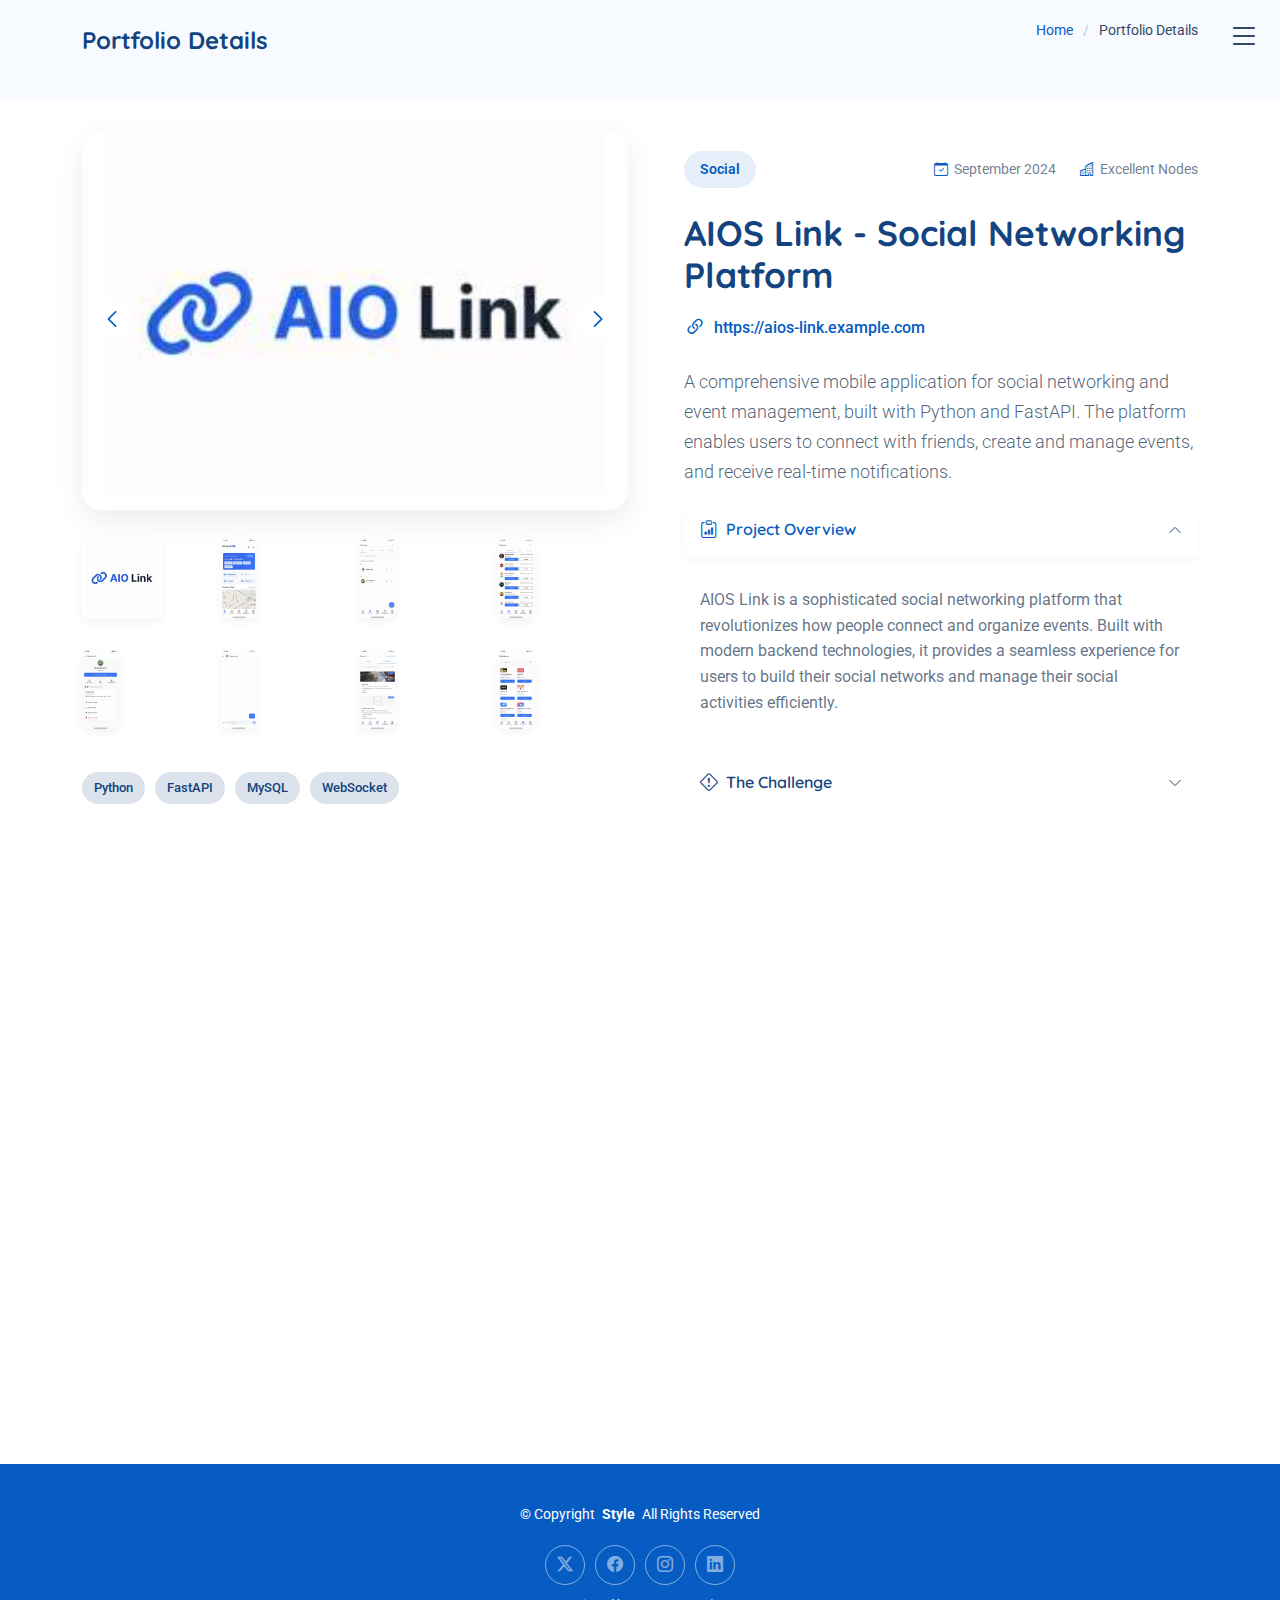
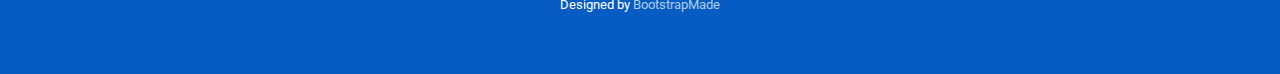
<file: portfolio-details.html>
<!DOCTYPE html>
<html lang="en">

<head>
  <meta charset="utf-8">
  <meta content="width=device-width, initial-scale=1.0" name="viewport">
  <title>Portfolio Details - Style Bootstrap Template</title>
  <meta name="description" content="">
  <meta name="keywords" content="">

  <!-- Favicons -->
  <link href="assets/img/favicon.png" rel="icon">
  <link href="assets/img/apple-touch-icon.png" rel="apple-touch-icon">

  <!-- Fonts -->
  <link href="https://fonts.googleapis.com" rel="preconnect">
  <link href="https://fonts.gstatic.com" rel="preconnect" crossorigin>
  <link href="https://fonts.googleapis.com/css2?family=Roboto:ital,wght@0,100;0,300;0,400;0,500;0,700;0,900;1,100;1,300;1,400;1,500;1,700;1,900&family=Open+Sans:ital,wght@0,300;0,400;0,500;0,600;0,700;0,800;1,300;1,400;1,500;1,600;1,700;1,800&family=Quicksand:wght@300;400;500;600;700&display=swap" rel="stylesheet">

  <!-- Vendor CSS Files -->
  <link href="assets/vendor/bootstrap/css/bootstrap.min.css" rel="stylesheet">
  <link href="assets/vendor/bootstrap-icons/bootstrap-icons.css" rel="stylesheet">
  <link href="assets/vendor/aos/aos.css" rel="stylesheet">
  <link href="assets/vendor/glightbox/css/glightbox.min.css" rel="stylesheet">
  <link href="assets/vendor/swiper/swiper-bundle.min.css" rel="stylesheet">

  <!-- Main CSS File -->
  <link href="assets/css/main.css" rel="stylesheet">
  
  <!-- Custom Spacing CSS -->
  <link href="assets/css/custom-spacing.css" rel="stylesheet">

  <!-- Portfolio Data -->
  <script src="assets/js/portfolio-data.js"></script>

  <!-- =======================================================
  * Template Name: Style
  * Template URL: https://bootstrapmade.com/style-bootstrap-portfolio-template/
  * Updated: Jul 02 2025 with Bootstrap v5.3.7
  * Author: BootstrapMade.com
  * License: https://bootstrapmade.com/license/
  ======================================================== -->
</head>

<body class="portfolio-details-page">

  <header id="header" class="header d-flex align-items-center fixed-top">
    <div class="container-fluid position-relative d-flex align-items-center justify-content-between">

      <a href="index.html" class="logo d-flex align-items-center">
        <!-- Uncomment the line below if you also wish to use an image logo -->
        <!-- <img src="assets/img/logo.webp" alt=""> -->
        <!-- Uncomment the line below if you also wish to use an text logo -->
        <!-- <h1 class="sitename">Style</h1>  -->
      </a>

      <nav id="navmenu" class="navmenu">

        <div class="profile-img">
          <img src="assets/img/profile/avatar-square.png" alt="" class="img-fluid rounded-circle">
        </div>

        <a href="index.html" class="logo d-flex align-items-center justify-content-center">
          <!-- Uncomment the line below if you also wish to use an image logo -->
          <!-- <img src="assets/img/logo.webp" alt=""> -->
          <h1 class="sitename">GIA VỸ</h1>
        </a>

        <div class="social-links text-center">
          <a href="#" class="twitter"><i class="bi bi-twitter-x"></i></a>
          <a href="https://www.facebook.com/vy.nguyen.tran.gia.2025" class="facebook"><i class="bi bi-facebook"></i></a>
          <a href="https://www.instagram.com/vy.ntg/?igsh=OTRkem13cHZ0bG5l&utm_source=qr&fbclid=IwY2xjawM5HGJleHRuA2FlbQIxMABicmlkETFncG0yaHNvWVRidHRxbTNYAR69S_W8GGAgcHGoJRDdI4jG3VlIZDJbrs1swiyfU4IzOtgmowoJokphi7btJA_aem_kXYAuz8OMl8Z5h1Dmp1Kxw#" class="instagram"><i class="bi bi-instagram"></i></a>
          <a href="#" class="google-plus"><i class="bi bi-skype"></i></a>
          <a href="#" class="linkedin"><i class="bi bi-linkedin"></i></a>
        </div>

        <!-- <ul>
          <li><a href="#hero">Home</a></li>
          <li><a href="#about">About</a></li>
          <li><a href="#resume">Resume</a></li>
          <li><a href="#portfolio">Portfolio</a></li>
          <li><a href="#services">Services</a></li>
          <li class="dropdown"><a href="#"><span>Dropdown</span> <i class="bi bi-chevron-down toggle-dropdown"></i></a>
            <ul>
              <li><a href="#">Dropdown 1</a></li>
              <li class="dropdown"><a href="#"><span>Deep Dropdown</span> <i class="bi bi-chevron-down toggle-dropdown"></i></a>
                <ul>
                  <li><a href="#">Deep Dropdown 1</a></li>
                  <li><a href="#">Deep Dropdown 2</a></li>
                  <li><a href="#">Deep Dropdown 3</a></li>
                  <li><a href="#">Deep Dropdown 4</a></li>
                  <li><a href="#">Deep Dropdown 5</a></li>
                </ul>
              </li>
              <li><a href="#">Dropdown 2</a></li>
              <li><a href="#">Dropdown 3</a></li>
              <li><a href="#">Dropdown 4</a></li>
            </ul>
          </li>
          <li><a href="#contact">Contact</a></li>
        </ul> -->
        <i class="mobile-nav-toggle d-xl-none bi bi-list"></i>
      </nav>

    </div>
  </header>

  <main class="main">

    <!-- Page Title -->
    <div class="page-title light-background">
      <div class="container d-lg-flex justify-content-between align-items-center">
        <h1 class="mb-2 mb-lg-0">Portfolio Details</h1>
        <nav class="breadcrumbs">
          <ol>
            <li><a href="index.html">Home</a></li>
            <li class="current">Portfolio Details</li>
          </ol>
        </nav>
      </div>
    </div><!-- End Page Title -->

    <!-- Portfolio Details Section -->
    <section id="portfolio-details" class="portfolio-details section">

      <div class="container" data-aos="fade-up" data-aos-delay="100">

        <div class="row gy-4">
          <div class="col-lg-6" data-aos="fade-right">
            <div class="portfolio-details-media">
              <div class="main-image">
                <div class="portfolio-details-slider swiper init-swiper" data-aos="zoom-in">
                  <script type="application/json" class="swiper-config">
                    {
                      "loop": true,
                      "speed": 1000,
                      "autoplay": {
                        "delay": 6000
                      },
                      "effect": "creative",
                      "creativeEffect": {
                        "prev": {
                          "shadow": true,
                          "translate": [0, 0, -400]
                        },
                        "next": {
                          "translate": ["100%", 0, 0]
                        }
                      },
                      "slidesPerView": 1,
                      "navigation": {
                        "nextEl": ".swiper-button-next",
                        "prevEl": ".swiper-button-prev"
                      }
                    }
                  </script>
                  <div class="swiper-wrapper" id="portfolio-slides">
                    <!-- Dynamic slides will be loaded here -->
                  </div>
                  <div class="swiper-button-prev"></div>
                  <div class="swiper-button-next"></div>
                </div>
              </div>

              <div class="thumbnail-grid" data-aos="fade-up" data-aos-delay="200">
                <div class="row g-2 mt-3" id="gallery-thumbnails">
                  <!-- Dynamic gallery thumbnails will be loaded here -->
                </div>
              </div>

              <div class="tech-stack-badges" data-aos="fade-up" data-aos-delay="300" id="tech-stack">
                <!-- Dynamic tech stack will be loaded here -->
              </div>
            </div>
          </div>

          <div class="col-lg-6" data-aos="fade-left">
            <div class="portfolio-details-content">
              <div class="project-meta">
                <div class="badge-wrapper">
                  <span class="project-badge" id="project-category">Development</span>
                </div>
                <div class="date-client">
                  <div class="meta-item">
                    <i class="bi bi-calendar-check"></i>
                    <span id="project-date">September 2024</span>
                  </div>
                  <div class="meta-item">
                    <i class="bi bi-buildings"></i>
                    <span id="project-client">Client Name</span>
                  </div>
                </div>
              </div>

              <h2 class="project-title" id="project-title">Project Title</h2>

              <div class="project-website">
                <i class="bi bi-link-45deg"></i>
                <a href="#" target="_blank" id="project-website">projectwebsite.example.com</a>
              </div>

              <div class="project-overview">
                <p class="lead" id="project-description">
                  Loading project description...
                </p>

                <div class="accordion project-accordion" id="portfolio-details-projectAccordion">
                  <div class="accordion-item" data-aos="fade-up">
                    <h2 class="accordion-header">
                      <button class="accordion-button" type="button" data-bs-toggle="collapse" data-bs-target="#portfolio-details-collapse-1" aria-expanded="true" aria-controls="collapseOne">
                        <i class="bi bi-clipboard-data me-2"></i> Project Overview
                      </button>
                    </h2>
                    <div id="portfolio-details-collapse-1" class="accordion-collapse collapse show" data-bs-parent="#portfolio-details-projectAccordion">
                      <div class="accordion-body" id="project-overview-content">
                        <p>Loading project overview...</p>
                      </div>
                    </div>
                  </div>

                  <div class="accordion-item" data-aos="fade-up" data-aos-delay="100">
                    <h2 class="accordion-header">
                      <button class="accordion-button collapsed" type="button" data-bs-toggle="collapse" data-bs-target="#portfolio-details-collapse-2" aria-expanded="false" aria-controls="collapseTwo">
                        <i class="bi bi-exclamation-diamond me-2"></i> The Challenge
                      </button>
                    </h2>
                    <div id="portfolio-details-collapse-2" class="accordion-collapse collapse" data-bs-parent="#portfolio-details-projectAccordion">
                      <div class="accordion-body" id="project-challenge-content">
                        <p>Loading project challenge...</p>
                      </div>
                    </div>
                  </div>

                  <div class="accordion-item" data-aos="fade-up" data-aos-delay="200">
                    <h2 class="accordion-header">
                      <button class="accordion-button collapsed" type="button" data-bs-toggle="collapse" data-bs-target="#portfolio-details-collapse-3" aria-expanded="false" aria-controls="collapseThree">
                        <i class="bi bi-award me-2"></i> The Solution
                      </button>
                    </h2>
                    <div id="portfolio-details-collapse-3" class="accordion-collapse collapse" data-bs-parent="#portfolio-details-projectAccordion">
                      <div class="accordion-body" id="project-solution-content">
                        <p>Loading project solution...</p>
                      </div>
                    </div>
                  </div>
                </div>
              </div>

              <div class="project-features" data-aos="fade-up" data-aos-delay="300">
                <h3><i class="bi bi-stars"></i> Key Features</h3>
                <div class="row g-3" id="project-features-list">
                  <!-- Dynamic features will be loaded here -->
                </div>
              </div>

              <div class="cta-buttons" data-aos="fade-up" data-aos-delay="400">
                <a href="#" class="btn-view-project" id="view-live-project">View Live Project</a>
                <a href="#" class="btn-next-project" id="next-project-link">Next Project <i class="bi bi-arrow-right"></i></a>
              </div>
            </div>
          </div>
        </div>

      </div>

    </section><!-- /Portfolio Details Section -->

  </main>

  <footer id="footer" class="footer dark-background">

    <div class="container">
      <div class="copyright text-center ">
        <p>© <span>Copyright</span> <strong class="px-1 sitename">Style</strong> <span>All Rights Reserved</span></p>
      </div>
      <div class="social-links d-flex justify-content-center">
        <a href=""><i class="bi bi-twitter-x"></i></a>
        <a href="https://www.facebook.com/vy.nguyen.tran.gia.2025"><i class="bi bi-facebook"></i></a>
        <a href="https://www.instagram.com/vy.ntg/?igsh=OTRkem13cHZ0bG5l&utm_source=qr&fbclid=IwY2xjawM5HGJleHRuA2FlbQIxMABicmlkETFncG0yaHNvWVRidHRxbTNYAR69S_W8GGAgcHGoJRDdI4jG3VlIZDJbrs1swiyfU4IzOtgmowoJokphi7btJA_aem_kXYAuz8OMl8Z5h1Dmp1Kxw#"><i class="bi bi-instagram"></i></a>
        <a href=""><i class="bi bi-linkedin"></i></a>
      </div>
      <div class="credits">
        <!-- All the links in the footer should remain intact. -->
        <!-- You can delete the links only if you've purchased the pro version. -->
        <!-- Licensing information: https://bootstrapmade.com/license/ -->
        <!-- Purchase the pro version with working PHP/AJAX contact form: [buy-url] -->
        Designed by <a href="https://bootstrapmade.com/">BootstrapMade</a>
      </div>
    </div>

  </footer>

  <!-- Scroll Top -->
  <a href="#" id="scroll-top" class="scroll-top d-flex align-items-center justify-content-center"><i class="bi bi-arrow-up-short"></i></a>

  <!-- Vendor JS Files -->
  <script src="assets/vendor/bootstrap/js/bootstrap.bundle.min.js"></script>
  <script src="assets/vendor/php-email-form/validate.js"></script>
  <script src="assets/vendor/aos/aos.js"></script>
  <script src="assets/vendor/purecounter/purecounter_vanilla.js"></script>
  <script src="assets/vendor/typed.js/typed.umd.js"></script>
  <script src="assets/vendor/waypoints/noframework.waypoints.js"></script>
  <script src="assets/vendor/glightbox/js/glightbox.min.js"></script>
  <script src="assets/vendor/imagesloaded/imagesloaded.pkgd.min.js"></script>
  <script src="assets/vendor/isotope-layout/isotope.pkgd.min.js"></script>
  <script src="assets/vendor/swiper/swiper-bundle.min.js"></script>

  <!-- Main JS File -->
  <script src="assets/js/main.js"></script>

  <!-- Portfolio Details Dynamic Loader -->
  <script>
    document.addEventListener('DOMContentLoaded', function() {
      // Get project ID from URL parameters
      const urlParams = new URLSearchParams(window.location.search);
      const projectId = urlParams.get('id') || 'aios-link'; // Default to aios-link if no ID provided
      
      // Load project data
      const project = getProjectById(projectId);
      
      if (project) {
        loadProjectData(project);
      } else {
        // Handle case where project is not found
        document.getElementById('project-title').textContent = 'Project Not Found';
        document.getElementById('project-description').textContent = 'The requested project could not be found.';
      }
    });

    function loadProjectData(project) {
      // Update page title
      document.title = `${project.title} - Portfolio Details`;
      
      // Update project basic info
      document.getElementById('project-title').textContent = project.title;
      document.getElementById('project-description').textContent = project.description;
      document.getElementById('project-category').textContent = project.category.charAt(0).toUpperCase() + project.category.slice(1);
      document.getElementById('project-date').textContent = project.date;
      document.getElementById('project-client').textContent = project.client;
      document.getElementById('project-website').href = project.website;
      document.getElementById('project-website').textContent = project.website;
      
      // Update project content
      document.getElementById('project-overview-content').innerHTML = `<p>${project.longDescription}</p>`;
      document.getElementById('project-challenge-content').innerHTML = `<p>${project.challenge}</p>`;
      document.getElementById('project-solution-content').innerHTML = `<p>${project.solution}</p>`;
      
      // Load project images
      loadProjectImages(project.images);
      
      // Load gallery thumbnails
      loadGalleryThumbnails(project.images);
      
      // Load tech stack
      loadTechStack(project.technologies);
      
      // Load features
      loadProjectFeatures(project.features);
      
      // Setup next project link
      setupNextProjectLink(project.id);
      
      // Setup view live project link
      setupViewLiveProjectLink(project.website);
    }

    function loadProjectImages(images) {
      const slidesContainer = document.getElementById('portfolio-slides');
      slidesContainer.innerHTML = '';
      
      images.forEach(image => {
        const slide = document.createElement('div');
        slide.className = 'swiper-slide';
        slide.innerHTML = `<img src="${image}" alt="Portfolio Image" class="img-fluid">`;
        slidesContainer.appendChild(slide);
      });
      
      // Reinitialize Swiper after loading new content
      if (window.swiperInstances && window.swiperInstances.portfolioDetails) {
        window.swiperInstances.portfolioDetails.destroy();
      }
      
      // Initialize new Swiper
      const swiperConfig = {
        loop: true,
        speed: 1000,
        autoplay: {
          delay: 6000
        },
        effect: "creative",
        creativeEffect: {
          prev: {
            shadow: true,
            translate: [0, 0, -400]
          },
          next: {
            translate: ["100%", 0, 0]
          }
        },
        slidesPerView: 1,
        navigation: {
          nextEl: ".swiper-button-next",
          prevEl: ".swiper-button-prev"
        }
      };
      
      window.swiperInstances = window.swiperInstances || {};
      window.swiperInstances.portfolioDetails = new Swiper('.portfolio-details-slider', swiperConfig);
    }

    function loadGalleryThumbnails(images) {
      const thumbnailsContainer = document.getElementById('gallery-thumbnails');
      thumbnailsContainer.innerHTML = '';

      // Show all images as thumbnails (full mock data)
      if (images && images.length > 0) {
        images.forEach((image, index) => {
          const col = document.createElement('div');
          col.className = 'col-3';

          const img = document.createElement('img');
          img.src = image;
          img.alt = `Gallery Image ${index + 1}`;
          img.className = 'img-fluid glightbox thumbnail-preview';
          img.setAttribute('data-gallery', 'portfolio-gallery');
          img.style.cursor = 'pointer';
          img.style.transition = 'opacity 0.3s ease';

          // Add click event to open image in lightbox (if glightbox is used)
          img.addEventListener('click', function() {
            if (typeof GLightbox === 'function') {
              const lightbox = GLightbox({
                elements: images.map((imgSrc, i) => ({
                  href: imgSrc,
                  type: 'image',
                })),
                startAt: index
              });
              lightbox.open();
            } else {
              window.open(image, '_blank');
            }
          });

          // Add hover effect
          img.addEventListener('mouseenter', function() {
            this.style.opacity = '0.8';
          });

          img.addEventListener('mouseleave', function() {
            this.style.opacity = '1';
          });

          col.appendChild(img);
          thumbnailsContainer.appendChild(col);
        });
      }
    }

    // The showImagePreview function is no longer needed for navigation, but if you want to keep it for other uses, you can leave it as is or remove it.

    function getNextProjectId(currentId) {
      const projectIds = Object.keys(portfolioProjects);
      const currentIndex = projectIds.indexOf(currentId);
      
      if (currentIndex === -1) {
        return null; // Current project not found
      }
      
      // Get next project ID (circular - if last project, go to first)
      const nextIndex = (currentIndex + 1) % projectIds.length;
      return projectIds[nextIndex];
    }

    function setupNextProjectLink(currentProjectId) {
      const nextProjectId = getNextProjectId(currentProjectId);
      const nextProjectLink = document.getElementById('next-project-link');
      
      if (nextProjectId && nextProjectLink) {
        const nextProject = portfolioProjects[nextProjectId];
        nextProjectLink.href = `portfolio-details.html?id=${nextProjectId}`;
        nextProjectLink.innerHTML = `${nextProject.title} <i class="bi bi-arrow-right"></i>`;
      } else {
        // Hide the link if no next project found
        nextProjectLink.style.display = 'none';
      }
    }

    function setupViewLiveProjectLink(website) {
      const viewLiveLink = document.getElementById('view-live-project');
      
      if (website && viewLiveLink) {
        viewLiveLink.href = website;
        viewLiveLink.target = '_blank';
        viewLiveLink.style.display = 'inline-block';
      } else {
        // Hide the link if no website provided
        viewLiveLink.style.display = 'none';
      }
    }

    function loadTechStack(technologies) {
      const techStackContainer = document.getElementById('tech-stack');
      techStackContainer.innerHTML = '';
      
      technologies.forEach(tech => {
        const badge = document.createElement('span');
        badge.textContent = tech;
        techStackContainer.appendChild(badge);
      });
    }

    function loadProjectFeatures(features) {
      const featuresContainer = document.getElementById('project-features-list');
      featuresContainer.innerHTML = '';
      
      // Split features into two columns
      const midPoint = Math.ceil(features.length / 2);
      const leftFeatures = features.slice(0, midPoint);
      const rightFeatures = features.slice(midPoint);
      
      // Create left column
      const leftCol = document.createElement('div');
      leftCol.className = 'col-md-6';
      const leftList = document.createElement('ul');
      leftList.className = 'feature-list';
      
      leftFeatures.forEach(feature => {
        const li = document.createElement('li');
        li.innerHTML = `<i class="bi bi-check2-circle"></i> ${feature}`;
        leftList.appendChild(li);
      });
      
      leftCol.appendChild(leftList);
      featuresContainer.appendChild(leftCol);
      
      // Create right column if there are features for it
      if (rightFeatures.length > 0) {
        const rightCol = document.createElement('div');
        rightCol.className = 'col-md-6';
        const rightList = document.createElement('ul');
        rightList.className = 'feature-list';
        
        rightFeatures.forEach(feature => {
          const li = document.createElement('li');
          li.innerHTML = `<i class="bi bi-check2-circle"></i> ${feature}`;
          rightList.appendChild(li);
        });
        
        rightCol.appendChild(rightList);
        featuresContainer.appendChild(rightCol);
      }
    }
  </script>

  <style>
    /* Gallery thumbnail styles */
    .thumbnail-preview {
      border-radius: 8px;
      transition: all 0.3s ease;
    }
    
    .thumbnail-preview:hover {
      transform: scale(1.05);
      box-shadow: 0 4px 12px rgba(0, 0, 0, 0.15);
    }
    
    .thumbnail-preview.active {
      border: 3px solid #007bff !important;
      box-shadow: 0 4px 8px rgba(0, 123, 255, 0.3) !important;
    }
    
    /* Main slider enhancement */
    .portfolio-details-slider {
      border-radius: 12px;
      overflow: hidden;
      box-shadow: 0 8px 24px rgba(0, 0, 0, 0.1);
    }
    
    /* Thumbnail grid spacing */
    .thumbnail-grid .row {
      margin-top: 1rem;
    }
    
    .thumbnail-grid .col-3 {
      padding: 0.25rem;
    }
  </style>

</body>

</html>
</file>
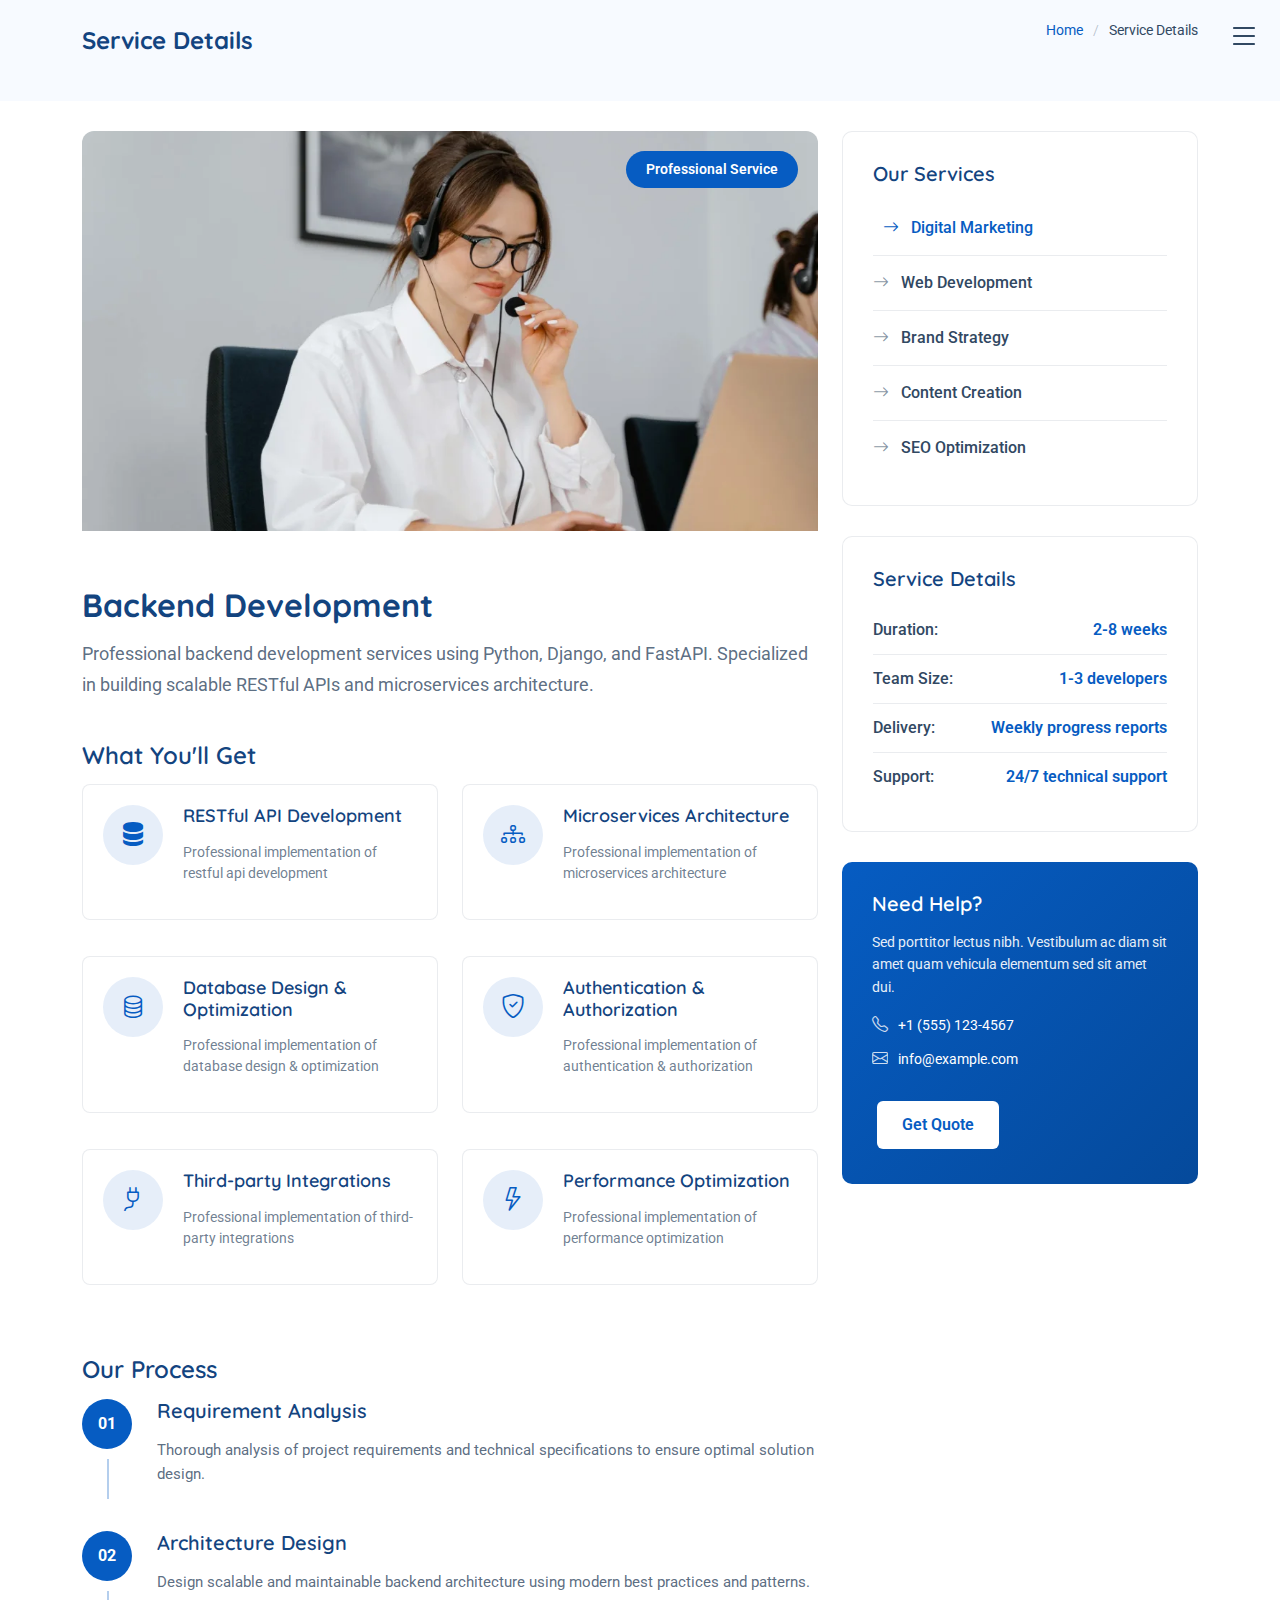
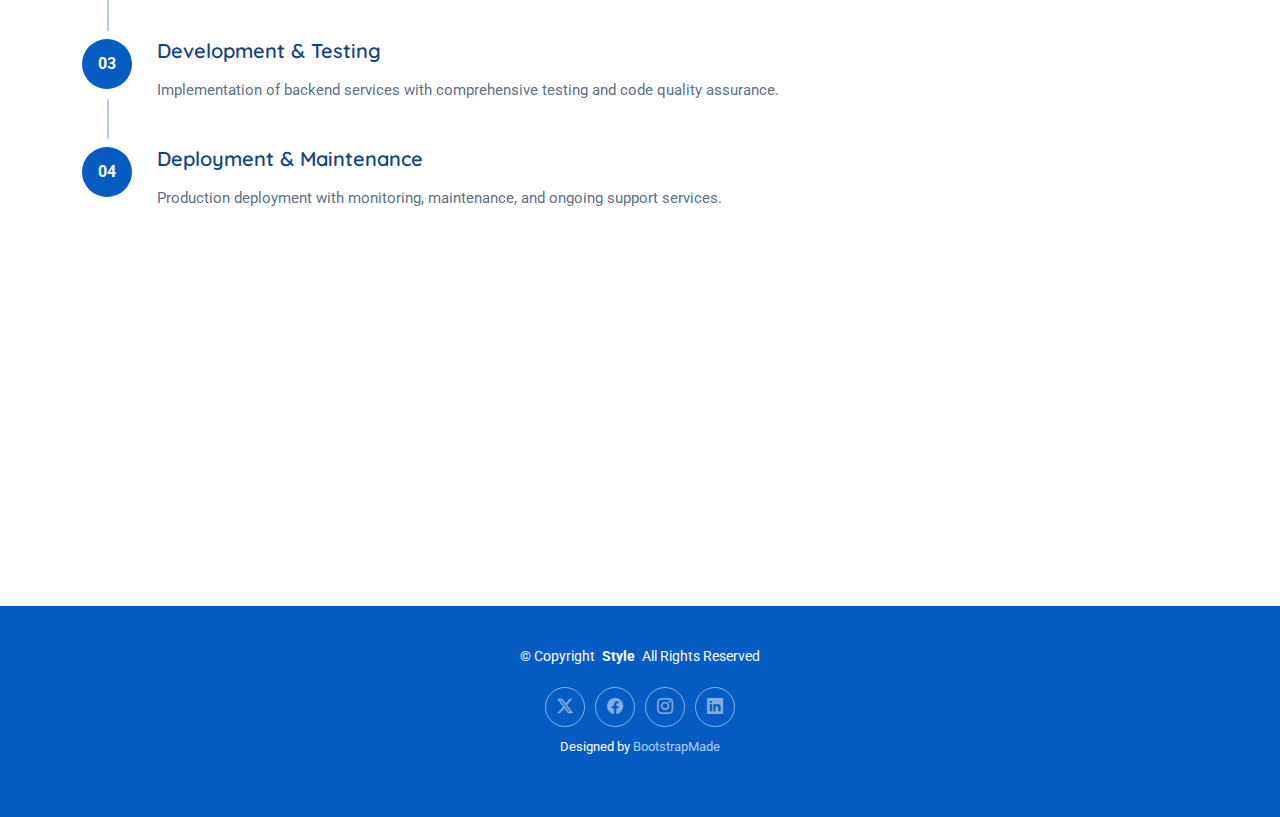
<file: service-details.html>
<!DOCTYPE html>
<html lang="en">

<head>
  <meta charset="utf-8">
  <meta content="width=device-width, initial-scale=1.0" name="viewport">
  <title>Service Details - Style Bootstrap Template</title>
  <meta name="description" content="">
  <meta name="keywords" content="">

  <!-- Favicons -->
  <link href="assets/img/favicon.png" rel="icon">
  <link href="assets/img/apple-touch-icon.png" rel="apple-touch-icon">

  <!-- Fonts -->
  <link href="https://fonts.googleapis.com" rel="preconnect">
  <link href="https://fonts.gstatic.com" rel="preconnect" crossorigin>
  <link href="https://fonts.googleapis.com/css2?family=Roboto:ital,wght@0,100;0,300;0,400;0,500;0,700;0,900;1,100;1,300;1,400;1,500;1,700;1,900&family=Open+Sans:ital,wght@0,300;0,400;0,500;0,600;0,700;0,800;1,300;1,400;1,500;1,600;1,700;1,800&family=Quicksand:wght@300;400;500;600;700&display=swap" rel="stylesheet">

  <!-- Vendor CSS Files -->
  <link href="assets/vendor/bootstrap/css/bootstrap.min.css" rel="stylesheet">
  <link href="assets/vendor/bootstrap-icons/bootstrap-icons.css" rel="stylesheet">
  <link href="assets/vendor/aos/aos.css" rel="stylesheet">
  <link href="assets/vendor/glightbox/css/glightbox.min.css" rel="stylesheet">
  <link href="assets/vendor/swiper/swiper-bundle.min.css" rel="stylesheet">

  <!-- Main CSS File -->
  <link href="assets/css/main.css" rel="stylesheet">
  
  <!-- Custom Spacing CSS -->
  <link href="assets/css/custom-spacing.css" rel="stylesheet">

  <!-- Portfolio Data -->
  <script src="assets/js/portfolio-data.js"></script>

  <!-- =======================================================
  * Template Name: Style
  * Template URL: https://bootstrapmade.com/style-bootstrap-portfolio-template/
  * Updated: Jul 02 2025 with Bootstrap v5.3.7
  * Author: BootstrapMade.com
  * License: https://bootstrapmade.com/license/
  ======================================================== -->
</head>

<body class="service-details-page">

  <header id="header" class="header d-flex align-items-center fixed-top">
    <div class="container-fluid position-relative d-flex align-items-center justify-content-between">

      <a href="index.html" class="logo d-flex align-items-center">
        <!-- Uncomment the line below if you also wish to use an image logo -->
        <!-- <img src="assets/img/logo.webp" alt=""> -->
        <!-- Uncomment the line below if you also wish to use an text logo -->
        <!-- <h1 class="sitename">Style</h1>  -->
      </a>

      <nav id="navmenu" class="navmenu">

        <div class="profile-img">
          <img src="assets/img/profile/avatar-square.png" alt="" class="img-fluid rounded-circle">
        </div>

        <a href="index.html" class="logo d-flex align-items-center justify-content-center">
          <!-- Uncomment the line below if you also wish to use an image logo -->
          <!-- <img src="assets/img/logo.webp" alt=""> -->
          <h1 class="sitename">GIA VỸ</h1>
        </a>

        <div class="social-links text-center">
          <a href="#" class="twitter"><i class="bi bi-twitter-x"></i></a>
          <a href="https://www.facebook.com/vy.nguyen.tran.gia.2025" class="facebook"><i class="bi bi-facebook"></i></a>
          <a href="https://www.instagram.com/vy.ntg/?igsh=OTRkem13cHZ0bG5l&utm_source=qr&fbclid=IwY2xjawM5HGJleHRuA2FlbQIxMABicmlkETFncG0yaHNvWVRidHRxbTNYAR69S_W8GGAgcHGoJRDdI4jG3VlIZDJbrs1swiyfU4IzOtgmowoJokphi7btJA_aem_kXYAuz8OMl8Z5h1Dmp1Kxw#" class="instagram"><i class="bi bi-instagram"></i></a>
          <a href="#" class="google-plus"><i class="bi bi-skype"></i></a>
          <a href="#" class="linkedin"><i class="bi bi-linkedin"></i></a>
        </div>

        <!-- <ul>
          <li><a href="#hero">Home</a></li>
          <li><a href="#about">About</a></li>
          <li><a href="#resume">Resume</a></li>
          <li><a href="#portfolio">Portfolio</a></li>
          <li><a href="#services">Services</a></li>
          <li class="dropdown"><a href="#"><span>Dropdown</span> <i class="bi bi-chevron-down toggle-dropdown"></i></a>
            <ul>
              <li><a href="#">Dropdown 1</a></li>
              <li class="dropdown"><a href="#"><span>Deep Dropdown</span> <i class="bi bi-chevron-down toggle-dropdown"></i></a>
                <ul>
                  <li><a href="#">Deep Dropdown 1</a></li>
                  <li><a href="#">Deep Dropdown 2</a></li>
                  <li><a href="#">Deep Dropdown 3</a></li>
                  <li><a href="#">Deep Dropdown 4</a></li>
                  <li><a href="#">Deep Dropdown 5</a></li>
                </ul>
              </li>
              <li><a href="#">Dropdown 2</a></li>
              <li><a href="#">Dropdown 3</a></li>
              <li><a href="#">Dropdown 4</a></li>
            </ul>
          </li>
          <li><a href="#contact">Contact</a></li>
        </ul> -->
        <i class="mobile-nav-toggle d-xl-none bi bi-list"></i>
      </nav>

    </div>
  </header>

  <main class="main">

    <!-- Page Title -->
    <div class="page-title light-background">
      <div class="container d-lg-flex justify-content-between align-items-center">
        <h1 class="mb-2 mb-lg-0">Service Details</h1>
        <nav class="breadcrumbs">
          <ol>
            <li><a href="index.html">Home</a></li>
            <li class="current">Service Details</li>
          </ol>
        </nav>
      </div>
    </div><!-- End Page Title -->

    <!-- Service Details Section -->
    <section id="service-details" class="service-details section">

      <div class="container" data-aos="fade-up" data-aos-delay="100">

        <div class="row gy-5">

          <div class="col-lg-8" data-aos="fade-up" data-aos-delay="200">
            <div class="service-hero">
              <img src="assets/img/services/services-7.webp" alt="" class="img-fluid" id="service-hero-image">
              <div class="service-badge">
                <span id="service-badge">Premium Service</span>
              </div>
            </div>

            <div class="service-content">
              <div class="service-header">
                <h2 id="service-title">Digital Marketing Strategy &amp; Implementation</h2>
                <p class="service-intro" id="service-description">Mauris blandit aliquet elit, eget tincidunt nibh pulvinar a. Vestibulum ac diam sit amet quam vehicula elementum sed sit amet dui. Curabitur non nulla sit amet nisl tempus convallis quis ac lectus.</p>
              </div>

              <div class="service-features">
                <h4>What You'll Get</h4>
                <div class="row gy-3" id="service-features-list">
                  <!-- Dynamic features will be loaded here -->
                </div>
              </div>

              <div class="service-process">
                <h4>Our Process</h4>
                <div class="process-steps" id="service-process-steps">
                  <!-- Dynamic process steps will be loaded here -->
                </div>
              </div>

              <div class="service-gallery" data-aos="fade-up" data-aos-delay="300">
                <h4>Project Showcase</h4>
                <div class="row gy-3" id="service-gallery-images">
                  <!-- Dynamic gallery images will be loaded here -->
                </div>
              </div>
            </div>
          </div>

          <div class="col-lg-4" data-aos="fade-up" data-aos-delay="400">
            <div class="service-sidebar">

              <div class="service-menu">
                <h4>Our Services</h4>
                <div class="menu-list">
                  <a href="#" class="menu-item active">
                    <i class="bi bi-arrow-right"></i>
                    <span>Digital Marketing</span>
                  </a>
                  <a href="#" class="menu-item">
                    <i class="bi bi-arrow-right"></i>
                    <span>Web Development</span>
                  </a>
                  <a href="#" class="menu-item">
                    <i class="bi bi-arrow-right"></i>
                    <span>Brand Strategy</span>
                  </a>
                  <a href="#" class="menu-item">
                    <i class="bi bi-arrow-right"></i>
                    <span>Content Creation</span>
                  </a>
                  <a href="#" class="menu-item">
                    <i class="bi bi-arrow-right"></i>
                    <span>SEO Optimization</span>
                  </a>
                </div>
              </div>

              <div class="service-info">
                <h4>Service Details</h4>
                <div class="info-list" id="service-info-list">
                  <!-- Dynamic service info will be loaded here -->
                </div>
              </div>

              <div class="contact-card">
                <div class="contact-content">
                  <h4>Need Help?</h4>
                  <p>Sed porttitor lectus nibh. Vestibulum ac diam sit amet quam vehicula elementum sed sit amet dui.</p>
                  <div class="contact-info">
                    <div class="contact-item">
                      <i class="bi bi-telephone"></i>
                      <span>+1 (555) 123-4567</span>
                    </div>
                    <div class="contact-item">
                      <i class="bi bi-envelope"></i>
                      <span>info@example.com</span>
                    </div>
                  </div>
                  <a href="#" class="btn btn-primary">Get Quote</a>
                </div>
              </div>

            </div>
          </div>

        </div>

      </div>

    </section><!-- /Service Details Section -->

  </main>

  <footer id="footer" class="footer dark-background">

    <div class="container">
      <div class="copyright text-center ">
        <p>© <span>Copyright</span> <strong class="px-1 sitename">Style</strong> <span>All Rights Reserved</span></p>
      </div>
      <div class="social-links d-flex justify-content-center">
        <a href=""><i class="bi bi-twitter-x"></i></a>
        <a href="https://www.facebook.com/vy.nguyen.tran.gia.2025"><i class="bi bi-facebook"></i></a>
        <a href="https://www.instagram.com/vy.ntg/?igsh=OTRkem13cHZ0bG5l&utm_source=qr&fbclid=IwY2xjawM5HGJleHRuA2FlbQIxMABicmlkETFncG0yaHNvWVRidHRxbTNYAR69S_W8GGAgcHGoJRDdI4jG3VlIZDJbrs1swiyfU4IzOtgmowoJokphi7btJA_aem_kXYAuz8OMl8Z5h1Dmp1Kxw#"><i class="bi bi-instagram"></i></a>
        <a href=""><i class="bi bi-linkedin"></i></a>
      </div>
      <div class="credits">
        <!-- All the links in the footer should remain intact. -->
        <!-- You can delete the links only if you've purchased the pro version. -->
        <!-- Licensing information: https://bootstrapmade.com/license/ -->
        <!-- Purchase the pro version with working PHP/AJAX contact form: [buy-url] -->
        Designed by <a href="https://bootstrapmade.com/">BootstrapMade</a>
      </div>
    </div>

  </footer>

  <!-- Scroll Top -->
  <a href="#" id="scroll-top" class="scroll-top d-flex align-items-center justify-content-center"><i class="bi bi-arrow-up-short"></i></a>

  <!-- Vendor JS Files -->
  <script src="assets/vendor/bootstrap/js/bootstrap.bundle.min.js"></script>
  <script src="assets/vendor/php-email-form/validate.js"></script>
  <script src="assets/vendor/aos/aos.js"></script>
  <script src="assets/vendor/purecounter/purecounter_vanilla.js"></script>
  <script src="assets/vendor/typed.js/typed.umd.js"></script>
  <script src="assets/vendor/waypoints/noframework.waypoints.js"></script>
  <script src="assets/vendor/glightbox/js/glightbox.min.js"></script>
  <script src="assets/vendor/imagesloaded/imagesloaded.pkgd.min.js"></script>
  <script src="assets/vendor/isotope-layout/isotope.pkgd.min.js"></script>
  <script src="assets/vendor/swiper/swiper-bundle.min.js"></script>

  <!-- Main JS File -->
  <script src="assets/js/main.js"></script>

  <!-- Service Details Dynamic Loader -->
  <script>
    document.addEventListener('DOMContentLoaded', function() {
      // Get service ID from URL parameters
      const urlParams = new URLSearchParams(window.location.search);
      const serviceId = urlParams.get('id') || 'backend-development'; // Default to backend-development if no ID provided
      
      // Load service data
      const service = getServiceById(serviceId);
      
      if (service) {
        loadServiceData(service);
      } else {
        // Handle case where service is not found
        document.getElementById('service-title').textContent = 'Service Not Found';
        document.getElementById('service-description').textContent = 'The requested service could not be found.';
      }
    });

    function loadServiceData(service) {
      // Update page title
      document.title = `${service.title} - Service Details`;
      
      // Update service basic info
      document.getElementById('service-title').textContent = service.title;
      document.getElementById('service-description').textContent = service.description;
      document.getElementById('service-badge').textContent = 'Professional Service';
      
      // Update hero image
      if (service.images && service.images.length > 0) {
        document.getElementById('service-hero-image').src = service.images[0];
      }
      
      // Load service features
      loadServiceFeatures(service.features);
      
      // Load process steps
      loadProcessSteps(service.process);
      
      // Load gallery images
      loadServiceGallery(service.images);
      
      // Load service info
      loadServiceInfo(service);
    }

    function loadServiceFeatures(features) {
      const featuresContainer = document.getElementById('service-features-list');
      featuresContainer.innerHTML = '';
      
      // Icon mapping for different feature types
      const iconMap = {
        'RESTful API Development': 'bi-server',
        'Microservices Architecture': 'bi-diagram-3',
        'Database Design & Optimization': 'bi-database',
        'Authentication & Authorization': 'bi-shield-check',
        'Third-party Integrations': 'bi-plug',
        'Performance Optimization': 'bi-lightning',
        'Payment Gateway Integration': 'bi-credit-card',
        'Social Media API Integration': 'bi-share',
        'Communication Services (SMS, Email)': 'bi-envelope',
        'Cloud Service Integration': 'bi-cloud',
        'Data Synchronization': 'bi-arrow-repeat',
        'Real-time Notifications': 'bi-bell',
        'Inventory Management': 'bi-box',
        'Customer Relationship Management': 'bi-people',
        'Human Resource Management': 'bi-person-badge',
        'Financial Management': 'bi-calculator',
        'Reporting & Analytics': 'bi-graph-up',
        'Multi-location Support': 'bi-geo-alt'
      };
      
      features.forEach((feature, index) => {
        const col = document.createElement('div');
        col.className = 'col-md-6';
        
        const featureItem = document.createElement('div');
        featureItem.className = 'feature-item';
        
        const icon = document.createElement('div');
        icon.className = 'feature-icon';
        icon.innerHTML = `<i class="bi ${iconMap[feature] || 'bi-check-circle'}"></i>`;
        
        const content = document.createElement('div');
        content.className = 'feature-content';
        content.innerHTML = `
          <h5>${feature}</h5>
          <p>Professional implementation of ${feature.toLowerCase()}</p>
        `;
        
        featureItem.appendChild(icon);
        featureItem.appendChild(content);
        col.appendChild(featureItem);
        featuresContainer.appendChild(col);
      });
    }

    function loadProcessSteps(process) {
      const processContainer = document.getElementById('service-process-steps');
      processContainer.innerHTML = '';
      
      process.forEach(step => {
        const stepElement = document.createElement('div');
        stepElement.className = 'process-step';
        stepElement.innerHTML = `
          <div class="step-number">${step.step}</div>
          <div class="step-content">
            <h5>${step.title}</h5>
            <p>${step.description}</p>
          </div>
        `;
        processContainer.appendChild(stepElement);
      });
    }

    function loadServiceGallery(images) {
      const galleryContainer = document.getElementById('service-gallery-images');
      galleryContainer.innerHTML = '';
      
      if (images && images.length > 0) {
        images.slice(1, 4).forEach(image => { // Skip first image as it's used as hero
          const col = document.createElement('div');
          col.className = 'col-md-4';
          col.innerHTML = `<img src="${image}" alt="" class="img-fluid rounded">`;
          galleryContainer.appendChild(col);
        });
      }
    }

    function loadServiceInfo(service) {
      const infoContainer = document.getElementById('service-info-list');
      infoContainer.innerHTML = '';
      
      const infoItems = [
        { label: 'Duration:', value: service.duration },
        { label: 'Team Size:', value: service.teamSize },
        { label: 'Delivery:', value: service.delivery },
        { label: 'Support:', value: service.support }
      ];
      
      infoItems.forEach(item => {
        const infoItem = document.createElement('div');
        infoItem.className = 'info-item';
        infoItem.innerHTML = `
          <span class="info-label">${item.label}</span>
          <span class="info-value">${item.value}</span>
        `;
        infoContainer.appendChild(infoItem);
      });
    }
  </script>

</body>

</html>
</file>
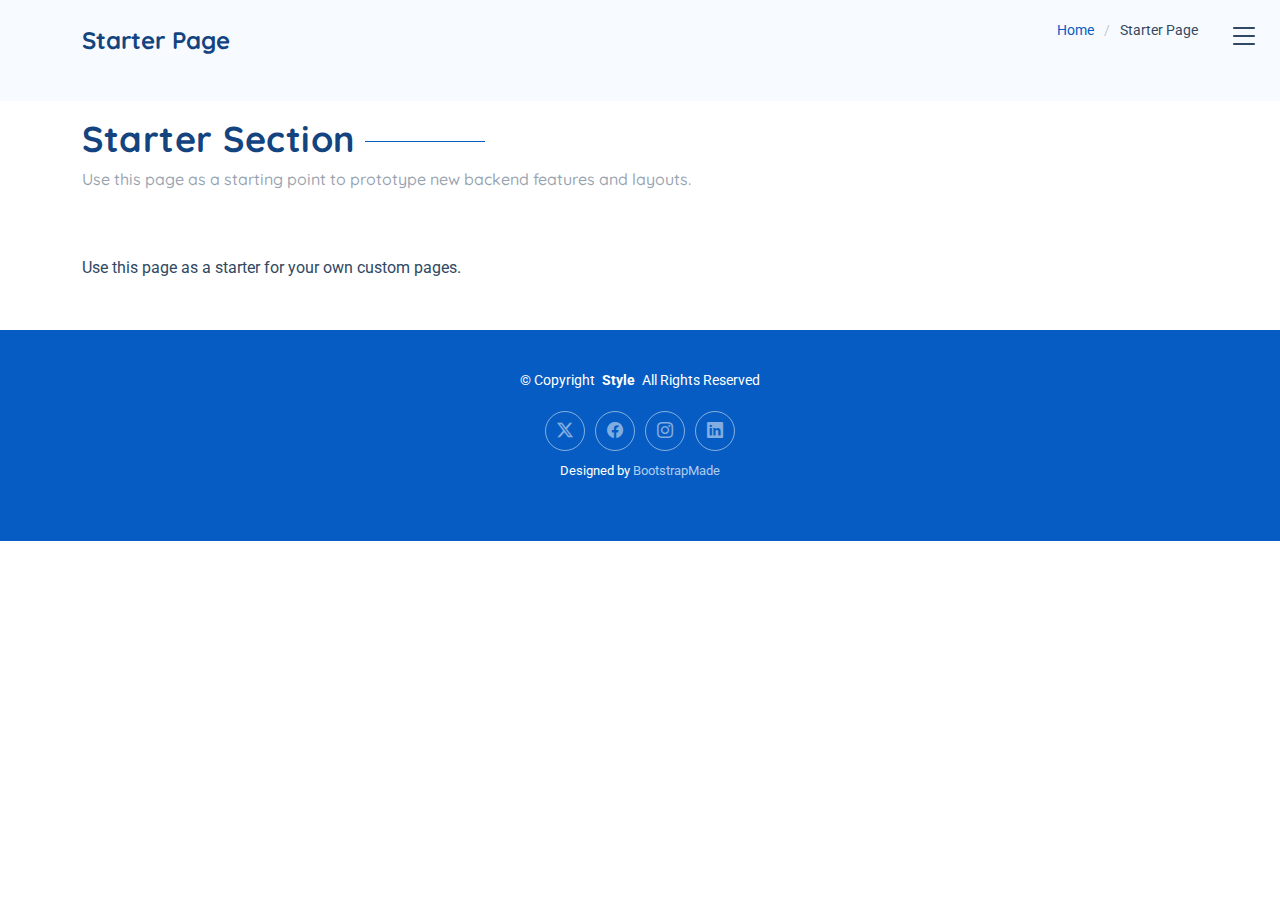
<file: starter-page.html>
<!DOCTYPE html>
<html lang="en">

<head>
  <meta charset="utf-8">
  <meta content="width=device-width, initial-scale=1.0" name="viewport">
  <title>Starter Page - Style Bootstrap Template</title>
  <meta name="description" content="">
  <meta name="keywords" content="">

  <!-- Favicons -->
  <link href="assets/img/favicon.png" rel="icon">
  <link href="assets/img/apple-touch-icon.png" rel="apple-touch-icon">

  <!-- Fonts -->
  <link href="https://fonts.googleapis.com" rel="preconnect">
  <link href="https://fonts.gstatic.com" rel="preconnect" crossorigin>
  <link href="https://fonts.googleapis.com/css2?family=Roboto:ital,wght@0,100;0,300;0,400;0,500;0,700;0,900;1,100;1,300;1,400;1,500;1,700;1,900&family=Open+Sans:ital,wght@0,300;0,400;0,500;0,600;0,700;0,800;1,300;1,400;1,500;1,600;1,700;1,800&family=Quicksand:wght@300;400;500;600;700&display=swap" rel="stylesheet">

  <!-- Vendor CSS Files -->
  <link href="assets/vendor/bootstrap/css/bootstrap.min.css" rel="stylesheet">
  <link href="assets/vendor/bootstrap-icons/bootstrap-icons.css" rel="stylesheet">
  <link href="assets/vendor/aos/aos.css" rel="stylesheet">
  <link href="assets/vendor/glightbox/css/glightbox.min.css" rel="stylesheet">
  <link href="assets/vendor/swiper/swiper-bundle.min.css" rel="stylesheet">

  <!-- Main CSS File -->
  <link href="assets/css/main.css" rel="stylesheet">
  
  <!-- Custom Spacing CSS -->
  <link href="assets/css/custom-spacing.css" rel="stylesheet">

  <!-- =======================================================
  * Template Name: Style
  * Template URL: https://bootstrapmade.com/style-bootstrap-portfolio-template/
  * Updated: Jul 02 2025 with Bootstrap v5.3.7
  * Author: BootstrapMade.com
  * License: https://bootstrapmade.com/license/
  ======================================================== -->
</head>

<body class="starter-page-page">

  <header id="header" class="header d-flex align-items-center fixed-top">
    <div class="container-fluid position-relative d-flex align-items-center justify-content-between">

      <a href="index.html" class="logo d-flex align-items-center">
        <!-- Uncomment the line below if you also wish to use an image logo -->
        <!-- <img src="assets/img/logo.webp" alt=""> -->
        <!-- Uncomment the line below if you also wish to use an text logo -->
        <!-- <h1 class="sitename">Style</h1>  -->
      </a>

      <nav id="navmenu" class="navmenu">

        <div class="profile-img">
          <img src="assets/img/profile/avatar-square.png" alt="" class="img-fluid rounded-circle">
        </div>

        <a href="index.html" class="logo d-flex align-items-center justify-content-center">
          <!-- Uncomment the line below if you also wish to use an image logo -->
          <!-- <img src="assets/img/logo.webp" alt=""> -->
          <h1 class="sitename">Alex Smith</h1>
        </a>

        <div class="social-links text-center">
          <a href="#" class="twitter"><i class="bi bi-twitter-x"></i></a>
          <a href="https://www.facebook.com/vy.nguyen.tran.gia.2025" class="facebook"><i class="bi bi-facebook"></i></a>
          <a href="https://www.instagram.com/vy.ntg/?igsh=OTRkem13cHZ0bG5l&utm_source=qr&fbclid=IwY2xjawM5HGJleHRuA2FlbQIxMABicmlkETFncG0yaHNvWVRidHRxbTNYAR69S_W8GGAgcHGoJRDdI4jG3VlIZDJbrs1swiyfU4IzOtgmowoJokphi7btJA_aem_kXYAuz8OMl8Z5h1Dmp1Kxw#" class="instagram"><i class="bi bi-instagram"></i></a>
          <a href="#" class="google-plus"><i class="bi bi-skype"></i></a>
          <a href="#" class="linkedin"><i class="bi bi-linkedin"></i></a>
        </div>

        <ul>
          <li><a href="#hero">Home</a></li>
          <li><a href="#about">About</a></li>
          <li><a href="#resume">Resume</a></li>
          <li><a href="#portfolio">Portfolio</a></li>
          <li><a href="#services">Services</a></li>
          <li class="dropdown"><a href="#"><span>Dropdown</span> <i class="bi bi-chevron-down toggle-dropdown"></i></a>
            <ul>
              <li><a href="#">Dropdown 1</a></li>
              <li class="dropdown"><a href="#"><span>Deep Dropdown</span> <i class="bi bi-chevron-down toggle-dropdown"></i></a>
                <ul>
                  <li><a href="#">Deep Dropdown 1</a></li>
                  <li><a href="#">Deep Dropdown 2</a></li>
                  <li><a href="#">Deep Dropdown 3</a></li>
                  <li><a href="#">Deep Dropdown 4</a></li>
                  <li><a href="#">Deep Dropdown 5</a></li>
                </ul>
              </li>
              <li><a href="#">Dropdown 2</a></li>
              <li><a href="#">Dropdown 3</a></li>
              <li><a href="#">Dropdown 4</a></li>
            </ul>
          </li>
          <li><a href="#contact">Contact</a></li>
        </ul>
        <i class="mobile-nav-toggle d-xl-none bi bi-list"></i>
      </nav>

    </div>
  </header>

  <main class="main">

    <!-- Page Title -->
    <div class="page-title light-background">
      <div class="container d-lg-flex justify-content-between align-items-center">
        <h1 class="mb-2 mb-lg-0">Starter Page</h1>
        <nav class="breadcrumbs">
          <ol>
            <li><a href="index.html">Home</a></li>
            <li class="current">Starter Page</li>
          </ol>
        </nav>
      </div>
    </div><!-- End Page Title -->

    <!-- Starter Section Section -->
    <section id="starter-section" class="starter-section section">

      <!-- Section Title -->
      <div class="container section-title">
        <h2>Starter Section</h2>
        <p>Use this page as a starting point to prototype new backend features and layouts.</p>
      </div><!-- End Section Title -->

      <div class="container" data-aos="fade-up">
        <p>Use this page as a starter for your own custom pages.</p>
      </div>

    </section><!-- /Starter Section Section -->

  </main>

  <footer id="footer" class="footer dark-background">

    <div class="container">
      <div class="copyright text-center ">
        <p>© <span>Copyright</span> <strong class="px-1 sitename">Style</strong> <span>All Rights Reserved</span></p>
      </div>
      <div class="social-links d-flex justify-content-center">
        <a href=""><i class="bi bi-twitter-x"></i></a>
        <a href="https://www.facebook.com/vy.nguyen.tran.gia.2025"><i class="bi bi-facebook"></i></a>
        <a href="https://www.instagram.com/vy.ntg/?igsh=OTRkem13cHZ0bG5l&utm_source=qr&fbclid=IwY2xjawM5HGJleHRuA2FlbQIxMABicmlkETFncG0yaHNvWVRidHRxbTNYAR69S_W8GGAgcHGoJRDdI4jG3VlIZDJbrs1swiyfU4IzOtgmowoJokphi7btJA_aem_kXYAuz8OMl8Z5h1Dmp1Kxw#"><i class="bi bi-instagram"></i></a>
        <a href=""><i class="bi bi-linkedin"></i></a>
      </div>
      <div class="credits">
        <!-- All the links in the footer should remain intact. -->
        <!-- You can delete the links only if you've purchased the pro version. -->
        <!-- Licensing information: https://bootstrapmade.com/license/ -->
        <!-- Purchase the pro version with working PHP/AJAX contact form: [buy-url] -->
        Designed by <a href="https://bootstrapmade.com/">BootstrapMade</a>
      </div>
    </div>

  </footer>

  <!-- Scroll Top -->
  <a href="#" id="scroll-top" class="scroll-top d-flex align-items-center justify-content-center"><i class="bi bi-arrow-up-short"></i></a>

  <!-- Vendor JS Files -->
  <script src="assets/vendor/bootstrap/js/bootstrap.bundle.min.js"></script>
  <script src="assets/vendor/php-email-form/validate.js"></script>
  <script src="assets/vendor/aos/aos.js"></script>
  <script src="assets/vendor/purecounter/purecounter_vanilla.js"></script>
  <script src="assets/vendor/typed.js/typed.umd.js"></script>
  <script src="assets/vendor/waypoints/noframework.waypoints.js"></script>
  <script src="assets/vendor/glightbox/js/glightbox.min.js"></script>
  <script src="assets/vendor/imagesloaded/imagesloaded.pkgd.min.js"></script>
  <script src="assets/vendor/isotope-layout/isotope.pkgd.min.js"></script>
  <script src="assets/vendor/swiper/swiper-bundle.min.js"></script>

  <!-- Main JS File -->
  <script src="assets/js/main.js"></script>

</body>

</html>
</file>
<file: assets/css/custom-spacing.css>
/* Custom spacing adjustments to reduce gaps between layers */

/* Reduce section padding */
.section {
  padding: 30px 0 !important; /* Reduced from 60px */
}

/* Reduce hero section padding */
.hero {
  padding: 40px 0 !important; /* Reduced from 120px */
}

/* Reduce section title padding */
.section-title {
  padding-bottom: 30px !important; /* Reduced from 60px */
}

/* Reduce spacing in hero content */
.hero .content-wrapper {
  margin-bottom: 20px !important;
}

.hero .hero-stats {
  margin: 20px 0 !important; /* Reduced spacing */
}

.hero .hero-actions {
  margin: 20px 0 !important; /* Reduced spacing */
}

/* Reduce spacing in about section */
.about .about-content {
  margin-top: 20px !important;
}

.about .skills-grid {
  margin-top: 20px !important;
}

.about .journey-timeline {
  margin-top: 20px !important;
}

.about .cta-section {
  margin-top: 20px !important;
}

/* Reduce spacing in skills section */
.skills .skills-grid {
  margin-bottom: 20px !important;
}

.skills .skills-summary {
  margin-top: 20px !important;
}

/* Reduce spacing in resume section */
.resume .experience-section,
.resume .education-section {
  margin-bottom: 20px !important;
}

/* Reduce spacing in services section */
.services .service-item {
  margin-bottom: 20px !important;
}

/* Reduce spacing in portfolio section */
.portfolio .portfolio-item {
  margin-bottom: 20px !important;
}

/* Reduce spacing in testimonials section */
.testimonials .critic-reviews {
  margin-bottom: 20px !important;
}

.testimonials .testimonials-container {
  margin-bottom: 20px !important;
}

/* Reduce spacing in FAQ section */
.faq .faq-container {
  margin-top: 20px !important;
}

/* Reduce spacing in contact section */
.contact .info-box {
  margin-bottom: 20px !important;
}

.contact .contact-form {
  margin-top: 20px !important;
}

/* Reduce header height */
.header {
  padding: 10px 0 !important; /* Reduced header padding */
}

/* Reduce page title padding */
.page-title {
  padding: 20px 0 !important; /* Reduced from default */
}

/* Portfolio details spacing adjustments */
.portfolio-details .portfolio-details-content {
  margin-top: 20px !important;
}

.portfolio-details .project-features {
  margin-top: 20px !important;
}

/* Service details spacing adjustments */
.service-details .service-content {
  margin-top: 20px !important;
}

.service-details .service-features {
  margin-top: 20px !important;
}

.service-details .service-process {
  margin-top: 20px !important;
}

.service-details .service-gallery {
  margin-top: 20px !important;
}

/* Reduce container margins */
.container {
  margin-bottom: 20px !important;
}

/* Reduce row spacing */
.row {
  margin-bottom: 20px !important;
}

/* Reduce column spacing */
.col-lg-6,
.col-lg-4,
.col-lg-8,
.col-md-6,
.col-md-4 {
  margin-bottom: 20px !important;
}

/* Reduce card spacing */
.card,
.service-item,
.portfolio-item {
  margin-bottom: 20px !important;
}

/* Reduce button spacing */
.btn {
  margin: 5px !important;
}

/* Reduce form spacing */
.form-control {
  margin-bottom: 15px !important;
}

/* Reduce list spacing */
ul, ol {
  margin-bottom: 15px !important;
}

li {
  margin-bottom: 5px !important;
}

/* Reduce paragraph spacing */
p {
  margin-bottom: 15px !important;
}

/* Reduce heading spacing */
h1, h2, h3, h4, h5, h6 {
  margin-bottom: 15px !important;
}

/* Reduce image spacing */
img {
  margin-bottom: 15px !important;
}

/* Responsive adjustments */
@media (max-width: 768px) {
  .section {
    padding: 20px 0 !important;
  }
  
  .hero {
    padding: 30px 0 !important;
  }
  
  .section-title {
    padding-bottom: 20px !important;
  }
}

@media (max-width: 576px) {
  .section {
    padding: 15px 0 !important;
  }
  
  .hero {
    padding: 20px 0 !important;
  }
  
  .section-title {
    padding-bottom: 15px !important;
  }
}
</file>
<file: assets/css/main.css>
/**
* Template Name: Style
* Template URL: https://bootstrapmade.com/style-bootstrap-portfolio-template/
* Updated: Jul 02 2025 with Bootstrap v5.3.7
* Author: BootstrapMade.com
* License: https://bootstrapmade.com/license/
*/

@charset "UTF-8";

/*--------------------------------------------------------------
# Font & Color Variables
# Help: https://bootstrapmade.com/color-system/
--------------------------------------------------------------*/
/* Fonts */
:root {
  --default-font: "Roboto",  system-ui, -apple-system, "Segoe UI", Roboto, "Helvetica Neue", Arial, "Noto Sans", "Liberation Sans", sans-serif, "Apple Color Emoji", "Segoe UI Emoji", "Segoe UI Symbol", "Noto Color Emoji";
  --heading-font: "Quicksand",  sans-serif;
  --nav-font: "Open Sans",  sans-serif;
}

/* Global Colors - The following color variables are used throughout the website. Updating them here will change the color scheme of the entire website */
:root { 
  --background-color: #ffffff; /* Background color for the entire website, including individual sections */
  --default-color: #314862; /* Default color used for the majority of the text content across the entire website */
  --heading-color: #13447f; /* Color for headings, subheadings and title throughout the website */
  --accent-color: #065cc2; /* Accent color that represents your brand on the website. It's used for buttons, links, and other elements that need to stand out */
  --surface-color: #ffffff; /* The surface color is used as a background of boxed elements within sections, such as cards, icon boxes, or other elements that require a visual separation from the global background. */
  --contrast-color: #ffffff; /* Contrast color for text, ensuring readability against backgrounds of accent, heading, or default colors. */
}

/* Nav Menu Colors - The following color variables are used specifically for the navigation menu. They are separate from the global colors to allow for more customization options */
:root {
  --nav-color: #314862;  /* The default color of the main navmenu links */
  --nav-hover-color: #065cc2; /* Applied to main navmenu links when they are hovered over or active */
  --nav-mobile-background-color: #11427d; /* Used as the background color for mobile navigation menu */
  --nav-dropdown-background-color: #065cc2; /* Used as the background color for dropdown items that appear when hovering over primary navigation items */
  --nav-dropdown-color: #acc4e0; /* Used for navigation links of the dropdown items in the navigation menu. */
  --nav-dropdown-hover-color: #ffffff; /* Similar to --nav-hover-color, this color is applied to dropdown navigation links when they are hovered over. */
}

/* Color Presets - These classes override global colors when applied to any section or element, providing reuse of the sam color scheme. */

.light-background {
  --background-color: #f7faff;
  --surface-color: #ffffff;
}

.dark-background {
  --background-color: #065cc2;
  --default-color: #ffffff;
  --heading-color: #ffffff;
  --accent-color: #afcdf1;
  --surface-color: #2973cc;
  --contrast-color: #ffffff;
}

/* Smooth scroll */
:root {
  scroll-behavior: smooth;
}

/*--------------------------------------------------------------
# General Styling & Shared Classes
--------------------------------------------------------------*/
body {
  color: var(--default-color);
  background-color: var(--background-color);
  font-family: var(--default-font);
}

a {
  color: var(--accent-color);
  text-decoration: none;
  transition: 0.3s;
}

a:hover {
  color: color-mix(in srgb, var(--accent-color), transparent 25%);
  text-decoration: none;
}

h1,
h2,
h3,
h4,
h5,
h6 {
  color: var(--heading-color);
  font-family: var(--heading-font);
}

/* PHP Email Form Messages
------------------------------*/
.php-email-form .error-message {
  display: none;
  background: #df1529;
  color: #ffffff;
  text-align: left;
  padding: 15px;
  margin-bottom: 24px;
  font-weight: 600;
}

.php-email-form .sent-message {
  display: none;
  color: #ffffff;
  background: #059652;
  text-align: center;
  padding: 15px;
  margin-bottom: 24px;
  font-weight: 600;
}

.php-email-form .loading {
  display: none;
  background: var(--surface-color);
  text-align: center;
  padding: 15px;
  margin-bottom: 24px;
}

.php-email-form .loading:before {
  content: "";
  display: inline-block;
  border-radius: 50%;
  width: 24px;
  height: 24px;
  margin: 0 10px -6px 0;
  border: 3px solid var(--accent-color);
  border-top-color: var(--surface-color);
  animation: php-email-form-loading 1s linear infinite;
}

@keyframes php-email-form-loading {
  0% {
    transform: rotate(0deg);
  }

  100% {
    transform: rotate(360deg);
  }
}

/*--------------------------------------------------------------
# Global Header
--------------------------------------------------------------*/
.header {
  --background-color: rgba(255, 255, 255, 0);
  color: var(--default-color);
  background-color: var(--background-color);
  padding: 15px 0;
  transition: all 0.5s;
  z-index: 997;
}

.header .logo {
  line-height: 1;
}

.header .logo img {
  max-height: 32px;
  margin-right: 8px;
}

.header .logo h1 {
  font-size: 30px;
  margin: 0;
  font-weight: 700;
  color: var(--heading-color);
}

/*--------------------------------------------------------------
# Navigation Menu
--------------------------------------------------------------*/
/* Navmenu */
.mobile-nav-toggle {
  color: var(--nav-color);
  position: fixed;
  top: 20px;
  right: 20px;
  font-size: 32px;
  line-height: 0;
  cursor: pointer;
  display: block !important;
  z-index: 998;
  transition: 0.3s;
}

.mobile-nav-toggle:hover {
  color: var(--nav-hover-color);
}

.navmenu {
  position: fixed;
  top: 0;
  bottom: 0;
  right: -300px;
  z-index: 997;
  transition: 0.3s;
  width: 300px;
  overflow: hidden;
}

.navmenu .profile-img img {
  margin: 15px auto;
  display: block;
  width: 160px;
  border: 8px solid color-mix(in srgb, var(--contrast-color), transparent 85%);
}

.navmenu .logo {
  line-height: 1;
  margin-bottom: 15px;
}

.navmenu .logo img {
  max-height: 32px;
  margin-right: 8px;
}

.navmenu .logo h1 {
  font-size: 24px;
  margin: 0;
  font-weight: 700;
  color: var(--contrast-color);
}

.navmenu .social-links {
  margin: 0 0 20px 0;
}

.navmenu .social-links a {
  font-size: 16px;
  display: inline-flex;
  align-items: center;
  justify-content: center;
  padding: 0;
  background: color-mix(in srgb, var(--contrast-color), transparent 90%);
  color: var(--contrast-color);
  margin: 0 2px;
  border-radius: 50%;
  width: 40px;
  height: 40px;
  transition: 0.3s;
}

.navmenu .social-links a i {
  margin: 0;
}

.navmenu .social-links a:hover {
  color: var(--contrast-color);
  background: var(--accent-color);
}

.navmenu ul {
  display: block;
  list-style: none;
  padding: 10px 0;
  margin: 0;
  overflow-y: auto;
  transition: 0.3s;
  z-index: 998;
}

.navmenu a,
.navmenu a:focus {
  color: var(--nav-dropdown-color);
  padding: 10px 20px;
  font-family: var(--nav-font);
  font-size: 17px;
  font-weight: 500;
  display: flex;
  align-items: center;
  justify-content: space-between;
  white-space: nowrap;
  transition: 0.3s;
}

.navmenu a i,
.navmenu a:focus i {
  font-size: 12px;
  line-height: 0;
  margin-left: 5px;
  width: 30px;
  height: 30px;
  display: flex;
  align-items: center;
  justify-content: center;
  border-radius: 50%;
  transition: 0.3s;
  background-color: color-mix(in srgb, var(--accent-color), transparent 90%);
}

.navmenu a i:hover,
.navmenu a:focus i:hover {
  background-color: var(--accent-color);
  color: var(--contrast-color);
}

.navmenu a:hover,
.navmenu .active,
.navmenu .active:focus {
  color: var(--nav-dropdown-hover-color);
}

.navmenu .active i,
.navmenu .active:focus i {
  background-color: var(--accent-color);
  color: var(--contrast-color);
  transform: rotate(180deg);
}

.navmenu .dropdown ul {
  position: static;
  display: none;
  z-index: 99;
  padding: 10px 0;
  margin: 10px 20px;
  box-shadow: none;
  transition: all 0.5s ease-in-out;
}

.navmenu .dropdown>.dropdown-active {
  display: block;
  background-color: var(--nav-dropdown-background-color);
  border: 1px solid color-mix(in srgb, var(--nav-dropdown-color), transparent 90%);
}

.mobile-nav-active {
  overflow: hidden;
}

.mobile-nav-active .mobile-nav-toggle {
  right: 310px;
  font-size: 36px;
}

.mobile-nav-active .navmenu {
  position: fixed;
  overflow: hidden;
  top: 0;
  bottom: 0;
  right: 0;
  background-color: var(--nav-mobile-background-color);
  transition: 0.3s;
}

/*--------------------------------------------------------------
# Global Footer
--------------------------------------------------------------*/
.footer {
  color: var(--default-color);
  background-color: var(--background-color);
  font-size: 14px;
  padding: 40px 0;
  position: relative;
}

.footer .copyright p {
  margin-bottom: 0;
}

.footer .social-links {
  margin-top: 20px;
}

.footer .social-links a {
  display: flex;
  align-items: center;
  justify-content: center;
  width: 40px;
  height: 40px;
  border-radius: 50%;
  border: 1px solid color-mix(in srgb, var(--default-color), transparent 50%);
  font-size: 16px;
  color: color-mix(in srgb, var(--default-color), transparent 50%);
  margin: 0 5px;
  transition: 0.3s;
}

.footer .social-links a:hover {
  color: var(--accent-color);
  border-color: var(--accent-color);
}

.footer .credits {
  margin-top: 10px;
  font-size: 13px;
  text-align: center;
}

/*--------------------------------------------------------------
# Scroll Top Button
--------------------------------------------------------------*/
.scroll-top {
  position: fixed;
  visibility: hidden;
  opacity: 0;
  right: 15px;
  bottom: -15px;
  z-index: 99999;
  background-color: var(--accent-color);
  width: 44px;
  height: 44px;
  border-radius: 50px;
  transition: all 0.4s;
}

.scroll-top i {
  font-size: 24px;
  color: var(--contrast-color);
  line-height: 0;
}

.scroll-top:hover {
  background-color: color-mix(in srgb, var(--accent-color), transparent 20%);
  color: var(--contrast-color);
}

.scroll-top.active {
  visibility: visible;
  opacity: 1;
  bottom: 15px;
}

/*--------------------------------------------------------------
# Disable aos animation delay on mobile devices
--------------------------------------------------------------*/
@media screen and (max-width: 768px) {
  [data-aos-delay] {
    transition-delay: 0 !important;
  }
}

/*--------------------------------------------------------------
# Global Page Titles & Breadcrumbs
--------------------------------------------------------------*/
.page-title {
  color: var(--default-color);
  background-color: var(--background-color);
  padding: 25px 0;
  position: relative;
}

.page-title h1 {
  font-size: 24px;
  font-weight: 700;
}

.page-title .breadcrumbs ol {
  display: flex;
  flex-wrap: wrap;
  list-style: none;
  padding: 0;
  margin: 0;
  font-size: 14px;
  font-weight: 400;
}

.page-title .breadcrumbs ol li+li {
  padding-left: 10px;
}

.page-title .breadcrumbs ol li+li::before {
  content: "/";
  display: inline-block;
  padding-right: 10px;
  color: color-mix(in srgb, var(--default-color), transparent 70%);
}

/*--------------------------------------------------------------
# Global Sections
--------------------------------------------------------------*/
section,
.section {
  color: var(--default-color);
  background-color: var(--background-color);
  padding: 60px 0;
  overflow: clip;
}

/*--------------------------------------------------------------
# Global Section Titles
--------------------------------------------------------------*/
.section-title {
  padding-bottom: 60px;
  position: relative;
}

.section-title h2 {
  font-size: 36px;
  font-weight: 700;
  padding: 0;
  line-height: 1px;
  margin: 0;
  letter-spacing: 0.5px;
  position: relative;
}

.section-title h2::after {
  content: "";
  width: 120px;
  height: 1px;
  display: inline-block;
  background: var(--accent-color);
  margin: 10px 10px;
}

.section-title p {
  color: color-mix(in srgb, var(--default-color), transparent 50%);
  margin: 5px 0 0 0;
  font-size: 16px;
  font-weight: 500;
  font-family: var(--heading-font);
}

/*--------------------------------------------------------------
# Hero Section
--------------------------------------------------------------*/
.hero {
  padding: 120px 0;
  position: relative;
  overflow: hidden;
  min-height: 100vh;
  display: flex;
  align-items: center;
}

.hero::before {
  content: "";
  position: absolute;
  top: 0;
  left: 0;
  right: 0;
  bottom: 0;
  background: url("../img/bg/abstract-bg-1.webp") no-repeat center center;
  background-size: cover;
  opacity: 0.08;
  z-index: 1;
}

.hero .container {
  position: relative;
  z-index: 2;
}

@media (max-width: 991px) {
  .hero .hero-content {
    padding: 60px 30px;
    text-align: center;
  }
}

@media (max-width: 576px) {
  .hero .hero-content {
    padding: 40px 20px;
  }
}

.hero .content-wrapper {
  max-width: 600px;
}

.hero .hero-title {
  font-size: 3.5rem;
  font-weight: 700;
  margin-bottom: 1.5rem;
  line-height: 1.2;
}

@media (max-width: 768px) {
  .hero .hero-title {
    font-size: 2.8rem;
  }
}

@media (max-width: 576px) {
  .hero .hero-title {
    font-size: 2.2rem;
  }
}

.hero .hero-title .typed {
  color: var(--accent-color);
  position: relative;
}

.hero .lead {
  font-size: 1.2rem;
  color: color-mix(in srgb, var(--default-color), transparent 20%);
  margin-bottom: 3rem;
  line-height: 1.6;
}

@media (max-width: 768px) {
  .hero .lead {
    font-size: 1.1rem;
    margin-bottom: 2rem;
  }
}

.hero .hero-stats {
  display: flex;
  gap: 2rem;
  margin-bottom: 3rem;
}

@media (max-width: 768px) {
  .hero .hero-stats {
    justify-content: center;
    gap: 1.5rem;
    margin-bottom: 2rem;
  }
}

@media (max-width: 576px) {
  .hero .hero-stats {
    flex-direction: column;
    gap: 1rem;
  }
}

.hero .hero-stats .stat-item {
  display: flex;
  flex-direction: column;
  align-items: center;
}

.hero .hero-stats .stat-item .purecounter {
  font-size: 2rem;
  font-weight: 700;
  color: var(--accent-color);
  line-height: 1;
}

.hero .hero-stats .stat-item .stat-label {
  font-size: 0.9rem;
  color: color-mix(in srgb, var(--default-color), transparent 40%);
  margin-top: 0.25rem;
}

.hero .hero-actions {
  display: flex;
  gap: 1rem;
  margin-bottom: 3rem;
}

@media (max-width: 768px) {
  .hero .hero-actions {
    justify-content: center;
    margin-bottom: 2rem;
  }
}

@media (max-width: 576px) {
  .hero .hero-actions {
    flex-direction: column;
    align-items: center;
  }
}

.hero .hero-actions .btn {
  padding: 12px 30px;
  font-weight: 600;
  border-radius: 50px;
  text-decoration: none;
  transition: all 0.3s ease;
}

.hero .hero-actions .btn.btn-primary {
  background-color: var(--accent-color);
  color: var(--contrast-color);
  border: 2px solid var(--accent-color);
}

.hero .hero-actions .btn.btn-primary:hover {
  background-color: transparent;
  color: var(--accent-color);
}

.hero .hero-actions .btn.btn-outline {
  background-color: transparent;
  color: var(--default-color);
  border: 2px solid color-mix(in srgb, var(--default-color), transparent 70%);
}

.hero .hero-actions .btn.btn-outline:hover {
  background-color: var(--accent-color);
  color: var(--contrast-color);
  border-color: var(--accent-color);
}

.hero .social-links {
  display: flex;
  gap: 1rem;
}

@media (max-width: 768px) {
  .hero .social-links {
    justify-content: center;
  }
}

.hero .social-links a {
  width: 45px;
  height: 45px;
  display: flex;
  align-items: center;
  justify-content: center;
  border-radius: 50%;
  background-color: var(--surface-color);
  color: var(--default-color);
  text-decoration: none;
  transition: all 0.3s ease;
  box-shadow: 0 2px 10px color-mix(in srgb, var(--default-color), transparent 90%);
}

.hero .social-links a:hover {
  background-color: var(--accent-color);
  color: var(--contrast-color);
  transform: translateY(-3px);
}

.hero .social-links a i {
  font-size: 1.2rem;
}

.hero .hero-image {
  position: relative;
  display: flex;
  align-items: center;
  justify-content: center;
  padding: 60px 30px;
}

@media (max-width: 991px) {
  .hero .hero-image {
    min-height: auto;
    padding: 40px 30px;
  }
}

.hero .image-container {
  position: relative;
  max-width: 500px;
  width: 100%;
}

.hero .hero-main-image {
  border-radius: 20px;
  box-shadow: 0 20px 60px color-mix(in srgb, var(--default-color), transparent 85%);
  position: relative;
  z-index: 2;
}

.hero .image-overlay {
  position: absolute;
  top: 20px;
  left: 20px;
  right: -20px;
  bottom: -20px;
  background: linear-gradient(45deg, var(--accent-color), color-mix(in srgb, var(--accent-color), transparent 30%));
  border-radius: 20px;
  z-index: 1;
}

.hero .floating-elements {
  position: absolute;
  top: 0;
  left: 0;
  right: 0;
  bottom: 0;
  z-index: 3;
}

.hero .floating-card {
  position: absolute;
  background-color: var(--surface-color);
  padding: 15px 20px;
  border-radius: 15px;
  box-shadow: 0 10px 30px color-mix(in srgb, var(--default-color), transparent 90%);
  display: flex;
  align-items: center;
  gap: 10px;
  white-space: nowrap;
  animation: float 6s ease-in-out infinite;
}

@media (max-width: 768px) {
  .hero .floating-card {
    padding: 10px 15px;
    font-size: 0.9rem;
  }
}

.hero .floating-card i {
  font-size: 1.5rem;
  color: var(--accent-color);
}

@media (max-width: 768px) {
  .hero .floating-card i {
    font-size: 1.2rem;
  }
}

.hero .floating-card span {
  font-weight: 600;
  color: var(--default-color);
}

.hero .floating-card.card-1 {
  top: 10%;
  left: -10%;
  animation-delay: 0s;
}

@media (max-width: 768px) {
  .hero .floating-card.card-1 {
    top: 5%;
    left: -5%;
  }
}

.hero .floating-card.card-2 {
  top: 60%;
  right: -15%;
  animation-delay: 2s;
}

@media (max-width: 768px) {
  .hero .floating-card.card-2 {
    top: 70%;
    right: -10%;
  }
}

.hero .floating-card.card-3 {
  bottom: 15%;
  left: -5%;
  animation-delay: 4s;
}

@media (max-width: 768px) {
  .hero .floating-card.card-3 {
    bottom: 10%;
    left: 0%;
  }
}

@keyframes float {

  0%,
  100% {
    transform: translateY(0px);
  }

  50% {
    transform: translateY(-20px);
  }
}

/*--------------------------------------------------------------
# About Section
--------------------------------------------------------------*/
.about .profile-image-wrapper {
  position: relative;
}

.about .profile-image-wrapper .profile-image {
  position: relative;
  width: 280px;
  height: 280px;
  margin: 0 auto 40px;
  border-radius: 50%;
  overflow: hidden;
  border: 5px solid var(--accent-color);
  box-shadow: 0 10px 30px color-mix(in srgb, var(--accent-color), transparent 80%);
}

.about .profile-image-wrapper .profile-image img {
  width: 100%;
  height: 100%;
  object-fit: cover;
}

@media (max-width: 768px) {
  .about .profile-image-wrapper .profile-image {
    width: 200px;
    height: 200px;
  }
}

.about .profile-image-wrapper .signature-section {
  text-align: center;
}

.about .profile-image-wrapper .signature-section .signature {
  max-width: 200px;
  height: auto;
  margin-bottom: 15px;
  opacity: 0.8;
}

.about .profile-image-wrapper .signature-section .quote {
  font-style: italic;
  color: color-mix(in srgb, var(--default-color), transparent 30%);
  font-size: 14px;
  margin: 0;
  max-width: 250px;
  margin: 0 auto;
}

.about .about-content .intro {
  margin-bottom: 40px;
}

.about .about-content .intro h2 {
  font-size: 2.5rem;
  margin-bottom: 20px;
  font-weight: 700;
}

@media (max-width: 768px) {
  .about .about-content .intro h2 {
    font-size: 2rem;
    text-align: center;
  }
}

.about .about-content .intro p {
  font-size: 16px;
  line-height: 1.7;
  color: color-mix(in srgb, var(--default-color), transparent 20%);
}

@media (max-width: 768px) {
  .about .about-content .intro p {
    text-align: center;
  }
}

.about .about-content .skills-grid {
  display: grid;
  grid-template-columns: repeat(auto-fit, minmax(200px, 1fr));
  gap: 20px;
  margin-bottom: 40px;
}

.about .about-content .skills-grid .skill-item {
  text-align: center;
  padding: 20px;
  border-radius: 10px;
  background: color-mix(in srgb, var(--accent-color), transparent 94%);
  border: 1px solid color-mix(in srgb, var(--accent-color), transparent 85%);
  transition: all 0.3s ease;
}

.about .about-content .skills-grid .skill-item:hover {
  transform: translateY(-5px);
  box-shadow: 0 10px 25px color-mix(in srgb, var(--accent-color), transparent 85%);
}

.about .about-content .skills-grid .skill-item .skill-icon {
  width: 60px;
  height: 60px;
  margin: 0 auto 15px;
  display: flex;
  align-items: center;
  justify-content: center;
  background: var(--accent-color);
  border-radius: 50%;
  color: var(--contrast-color);
  font-size: 24px;
}

.about .about-content .skills-grid .skill-item h4 {
  font-size: 18px;
  margin-bottom: 10px;
  color: var(--heading-color);
}

.about .about-content .skills-grid .skill-item p {
  font-size: 14px;
  color: color-mix(in srgb, var(--default-color), transparent 30%);
  margin: 0;
}

.about .about-content .journey-timeline {
  margin-bottom: 40px;
}

.about .about-content .journey-timeline .timeline-item {
  display: flex;
  align-items: center;
  margin-bottom: 20px;
  padding: 15px;
  border-left: 3px solid var(--accent-color);
  background: color-mix(in srgb, var(--surface-color), transparent 30%);
  border-radius: 0 8px 8px 0;
  transition: all 0.3s ease;
}

.about .about-content .journey-timeline .timeline-item:hover {
  background: color-mix(in srgb, var(--accent-color), transparent 95%);
  border-left-color: color-mix(in srgb, var(--accent-color), transparent 10%);
}

.about .about-content .journey-timeline .timeline-item:last-child {
  margin-bottom: 0;
}

.about .about-content .journey-timeline .timeline-item .year {
  font-weight: 700;
  color: var(--accent-color);
  font-size: 18px;
  min-width: 80px;
  margin-right: 20px;
}

.about .about-content .journey-timeline .timeline-item .description {
  color: color-mix(in srgb, var(--default-color), transparent 20%);
  font-size: 15px;
  line-height: 1.5;
}

@media (max-width: 576px) {
  .about .about-content .journey-timeline .timeline-item {
    flex-direction: column;
    align-items: flex-start;
  }

  .about .about-content .journey-timeline .timeline-item .year {
    margin-right: 0;
    margin-bottom: 8px;
  }
}

.about .about-content .cta-section .fun-fact {
  display: flex;
  align-items: center;
  justify-content: center;
  margin-bottom: 30px;
  padding: 15px 25px;
  background: color-mix(in srgb, var(--accent-color), transparent 94%);
  border-radius: 50px;
  border: 1px solid color-mix(in srgb, var(--accent-color), transparent 85%);
}

.about .about-content .cta-section .fun-fact .emoji {
  font-size: 20px;
  margin-right: 10px;
}

.about .about-content .cta-section .fun-fact .text {
  color: color-mix(in srgb, var(--default-color), transparent 20%);
  font-size: 14px;
  font-weight: 500;
}

@media (max-width: 768px) {
  .about .about-content .cta-section .fun-fact {
    justify-content: center;
    text-align: center;
  }
}

.about .about-content .cta-section .action-buttons {
  display: flex;
  gap: 15px;
  justify-content: center;
}

@media (max-width: 576px) {
  .about .about-content .cta-section .action-buttons {
    flex-direction: column;
    align-items: center;
  }
}

.about .about-content .cta-section .action-buttons .btn {
  padding: 12px 30px;
  font-weight: 600;
  border-radius: 50px;
  text-decoration: none;
  transition: all 0.3s ease;
  font-size: 15px;
}

.about .about-content .cta-section .action-buttons .btn.btn-primary {
  background: var(--accent-color);
  color: var(--contrast-color);
  border: 2px solid var(--accent-color);
}

.about .about-content .cta-section .action-buttons .btn.btn-primary:hover {
  background: color-mix(in srgb, var(--accent-color), black 10%);
  border-color: color-mix(in srgb, var(--accent-color), black 10%);
  transform: translateY(-2px);
}

.about .about-content .cta-section .action-buttons .btn.btn-outline {
  background: transparent;
  color: var(--accent-color);
  border: 2px solid var(--accent-color);
}

.about .about-content .cta-section .action-buttons .btn.btn-outline:hover {
  background: var(--accent-color);
  color: var(--contrast-color);
  transform: translateY(-2px);
}

@media (max-width: 992px) {
  .about .profile-image-wrapper {
    margin-bottom: 40px;
  }
}

/*--------------------------------------------------------------
# Skills Section
--------------------------------------------------------------*/
.skills .skills-grid .skill-card {
  background: linear-gradient(135deg, var(--surface-color) 0%, color-mix(in srgb, var(--surface-color), var(--accent-color) 5%) 100%);
  border-radius: 15px;
  padding: 30px;
  height: 100%;
  position: relative;
  overflow: hidden;
  border: 1px solid color-mix(in srgb, var(--accent-color), transparent 85%);
  transition: all 0.3s ease;
}

.skills .skills-grid .skill-card:before {
  content: "";
  position: absolute;
  top: 0;
  left: 0;
  width: 100%;
  height: 3px;
  background: linear-gradient(90deg, var(--accent-color), color-mix(in srgb, var(--accent-color), var(--heading-color) 30%));
}

.skills .skills-grid .skill-card:hover {
  transform: translateY(-10px);
  box-shadow: 0 20px 40px color-mix(in srgb, var(--accent-color), transparent 80%);
  border-color: color-mix(in srgb, var(--accent-color), transparent 60%);
}

.skills .skills-grid .skill-card .skill-header {
  display: flex;
  align-items: center;
  margin-bottom: 25px;
  gap: 15px;
}

.skills .skills-grid .skill-card .skill-header i {
  font-size: 28px;
  color: var(--accent-color);
  width: 50px;
  height: 50px;
  display: flex;
  align-items: center;
  justify-content: center;
  background: color-mix(in srgb, var(--accent-color), transparent 90%);
  border-radius: 12px;
}

.skills .skills-grid .skill-card .skill-header h3 {
  font-size: 20px;
  margin: 0;
  color: var(--heading-color);
}

.skills .skills-grid .skill-card .skill-item {
  margin-bottom: 20px;
}

.skills .skills-grid .skill-card .skill-item:last-child {
  margin-bottom: 0;
}

.skills .skills-grid .skill-card .skill-item .skill-info {
  display: flex;
  justify-content: space-between;
  align-items: center;
  margin-bottom: 8px;
}

.skills .skills-grid .skill-card .skill-item .skill-info .skill-name {
  font-weight: 600;
  color: var(--heading-color);
  font-size: 15px;
}

.skills .skills-grid .skill-card .skill-item .skill-info .skill-percentage {
  font-size: 14px;
  font-weight: 700;
  color: var(--accent-color);
}

.skills .skills-grid .skill-card .skill-item .skill-bar {
  height: 6px;
  background: color-mix(in srgb, var(--default-color), transparent 92%);
  border-radius: 10px;
  overflow: hidden;
  position: relative;
}

.skills .skills-grid .skill-card .skill-item .skill-bar .progress-bar {
  height: 100%;
  background: linear-gradient(45deg, var(--accent-color), color-mix(in srgb, var(--accent-color), var(--heading-color) 20%));
  border-radius: 10px;
  width: 0;
  transition: width 1.8s cubic-bezier(0.4, 0, 0.2, 1);
  position: relative;
}

.skills .skills-grid .skill-card .skill-item .skill-bar .progress-bar:after {
  content: "";
  position: absolute;
  top: 0;
  left: 0;
  right: 0;
  bottom: 0;
  background: linear-gradient(90deg, transparent, rgba(255, 255, 255, 0.3), transparent);
  animation: shimmer 2s infinite;
}

.skills .skills-summary {
  background: var(--surface-color);
  padding: 40px 30px;
  border-radius: 15px;
  height: fit-content;
  position: sticky;
  top: 20px;
  box-shadow: 0 10px 30px color-mix(in srgb, var(--default-color), transparent 90%);
}

.skills .skills-summary h3 {
  color: var(--heading-color);
  margin-bottom: 20px;
  font-size: 24px;
}

.skills .skills-summary p {
  color: color-mix(in srgb, var(--default-color), transparent 20%);
  margin-bottom: 30px;
  line-height: 1.6;
}

.skills .skills-summary .summary-stats {
  margin-bottom: 30px;
}

.skills .skills-summary .summary-stats .stat-item {
  display: flex;
  align-items: center;
  margin-bottom: 20px;
  gap: 15px;
}

.skills .skills-summary .summary-stats .stat-item:last-child {
  margin-bottom: 0;
}

.skills .skills-summary .summary-stats .stat-item .stat-circle {
  width: 50px;
  height: 50px;
  border-radius: 50%;
  background: linear-gradient(135deg, var(--accent-color), color-mix(in srgb, var(--accent-color), var(--heading-color) 30%));
  display: flex;
  align-items: center;
  justify-content: center;
  flex-shrink: 0;
}

.skills .skills-summary .summary-stats .stat-item .stat-circle i {
  color: var(--contrast-color);
  font-size: 20px;
}

.skills .skills-summary .summary-stats .stat-item .stat-info .stat-number {
  display: block;
  font-size: 24px;
  font-weight: 700;
  color: var(--heading-color);
  line-height: 1;
}

.skills .skills-summary .summary-stats .stat-item .stat-info .stat-label {
  font-size: 14px;
  color: color-mix(in srgb, var(--default-color), transparent 30%);
}

.skills .skills-summary .skills-badges h4 {
  color: var(--heading-color);
  margin-bottom: 15px;
  font-size: 18px;
}

.skills .skills-summary .skills-badges .badge-list {
  display: flex;
  flex-wrap: wrap;
  gap: 10px;
}

.skills .skills-summary .skills-badges .badge-list .skill-badge {
  background: linear-gradient(45deg, var(--accent-color), color-mix(in srgb, var(--accent-color), var(--heading-color) 20%));
  color: var(--contrast-color);
  padding: 8px 16px;
  border-radius: 20px;
  font-size: 12px;
  font-weight: 600;
  text-transform: uppercase;
  letter-spacing: 0.5px;
}

@keyframes shimmer {
  0% {
    transform: translateX(-100%);
  }

  100% {
    transform: translateX(100%);
  }
}

@media (max-width: 991px) {
  .skills .skills-summary {
    margin-top: 30px;
    position: relative;
    top: auto;
  }
}

@media (max-width: 767px) {
  .skills .skills-grid .skill-card {
    padding: 25px 20px;
  }

  .skills .skills-grid .skill-card .skill-header {
    flex-direction: column;
    text-align: center;
    gap: 10px;
  }

  .skills .skills-grid .skill-card .skill-header h3 {
    font-size: 18px;
  }

  .skills .skills-summary {
    padding: 30px 20px;
  }

  .skills .skills-summary .summary-stats .stat-item .stat-circle {
    width: 45px;
    height: 45px;
  }

  .skills .skills-summary .summary-stats .stat-item .stat-circle i {
    font-size: 18px;
  }

  .skills .skills-summary .summary-stats .stat-item .stat-info .stat-number {
    font-size: 20px;
  }
}

/*--------------------------------------------------------------
# Resume Section
--------------------------------------------------------------*/
.resume .section-header {
  margin-bottom: 2.5rem;
}

.resume .section-header h2 {
  font-size: 1.8rem;
  font-weight: 700;
  margin-bottom: 1rem;
  display: flex;
  align-items: center;
  gap: 0.75rem;
}

.resume .section-header h2 i {
  color: var(--accent-color);
  font-size: 1.5rem;
}

.resume .section-header .section-subtitle {
  color: color-mix(in srgb, var(--default-color), transparent 30%);
  font-size: 1rem;
  line-height: 1.6;
}

.resume .experience-section {
  padding-right: 1.5rem;
}

.resume .experience-section .experience-cards .experience-card {
  background: var(--surface-color);
  border: 1px solid color-mix(in srgb, var(--default-color), transparent 90%);
  border-radius: 12px;
  padding: 1.8rem;
  margin-bottom: 1.5rem;
  transition: all 0.3s ease;
  position: relative;
  overflow: hidden;
}

.resume .experience-section .experience-cards .experience-card::before {
  content: "";
  position: absolute;
  top: 0;
  left: 0;
  width: 4px;
  height: 100%;
  background: linear-gradient(135deg, var(--accent-color), color-mix(in srgb, var(--accent-color), transparent 30%));
}

.resume .experience-section .experience-cards .experience-card:hover {
  box-shadow: 0 8px 30px color-mix(in srgb, var(--default-color), transparent 85%);
  transform: translateY(-5px);
}

.resume .experience-section .experience-cards .experience-card .card-header {
  display: flex;
  justify-content: space-between;
  align-items: flex-start;
  margin-bottom: 1rem;
}

.resume .experience-section .experience-cards .experience-card .card-header .role-info h3 {
  color: var(--heading-color);
  font-size: 1.25rem;
  font-weight: 600;
  margin-bottom: 0.25rem;
}

.resume .experience-section .experience-cards .experience-card .card-header .role-info h4 {
  color: var(--accent-color);
  font-size: 1rem;
  font-weight: 500;
  margin: 0;
}

.resume .experience-section .experience-cards .experience-card .card-header .duration {
  background: color-mix(in srgb, var(--accent-color), transparent 90%);
  color: var(--accent-color);
  padding: 0.4rem 0.8rem;
  border-radius: 20px;
  font-size: 0.85rem;
  font-weight: 500;
  white-space: nowrap;
}

.resume .experience-section .experience-cards .experience-card .card-body p {
  color: color-mix(in srgb, var(--default-color), transparent 25%);
  margin-bottom: 1rem;
  line-height: 1.6;
}

.resume .experience-section .experience-cards .experience-card .card-body .achievements {
  margin: 0;
  padding-left: 0;
  list-style: none;
}

.resume .experience-section .experience-cards .experience-card .card-body .achievements li {
  position: relative;
  padding-left: 1.5rem;
  margin-bottom: 0.5rem;
  color: color-mix(in srgb, var(--default-color), transparent 15%);
  font-size: 0.9rem;
}

.resume .experience-section .experience-cards .experience-card .card-body .achievements li::before {
  content: "✓";
  position: absolute;
  left: 0;
  top: 0;
  color: var(--accent-color);
  font-weight: bold;
}

.resume .experience-section .experience-cards .experience-card .card-body .achievements li:last-child {
  margin-bottom: 0;
}

.resume .education-section {
  padding-left: 1.5rem;
}

.resume .education-section .education-timeline {
  position: relative;
}

.resume .education-section .education-timeline .timeline-track {
  position: absolute;
  left: 1rem;
  top: 2rem;
  bottom: 2rem;
  width: 2px;
  background: linear-gradient(to bottom, var(--accent-color), color-mix(in srgb, var(--accent-color), transparent 70%));
}

.resume .education-section .education-timeline .education-item {
  position: relative;
  padding-left: 3rem;
  margin-bottom: 2.5rem;
}

.resume .education-section .education-timeline .education-item:last-child {
  margin-bottom: 0;
}

.resume .education-section .education-timeline .education-item .timeline-marker {
  position: absolute;
  left: 0.5rem;
  top: 1.5rem;
  width: 1rem;
  height: 1rem;
  background: var(--accent-color);
  border: 3px solid var(--surface-color);
  border-radius: 50%;
  box-shadow: 0 0 0 4px color-mix(in srgb, var(--accent-color), transparent 85%);
}

.resume .education-section .education-timeline .education-item .education-content {
  background: var(--surface-color);
  border: 1px solid color-mix(in srgb, var(--default-color), transparent 90%);
  border-radius: 8px;
  padding: 1.5rem;
  transition: all 0.3s ease;
}

.resume .education-section .education-timeline .education-item .education-content:hover {
  box-shadow: 0 5px 20px color-mix(in srgb, var(--default-color), transparent 90%);
}

.resume .education-section .education-timeline .education-item .education-content .degree-header {
  display: flex;
  justify-content: space-between;
  align-items: flex-start;
  margin-bottom: 0.5rem;
}

.resume .education-section .education-timeline .education-item .education-content .degree-header h3 {
  color: var(--heading-color);
  font-size: 1.1rem;
  font-weight: 600;
  margin: 0;
  line-height: 1.3;
}

.resume .education-section .education-timeline .education-item .education-content .degree-header .year {
  background: var(--accent-color);
  color: var(--contrast-color);
  padding: 0.3rem 0.7rem;
  border-radius: 15px;
  font-size: 0.8rem;
  font-weight: 500;
  white-space: nowrap;
}

.resume .education-section .education-timeline .education-item .education-content .institution {
  color: color-mix(in srgb, var(--accent-color), transparent 20%);
  font-size: 1rem;
  font-weight: 500;
  margin-bottom: 0.8rem;
}

.resume .education-section .education-timeline .education-item .education-content p {
  color: color-mix(in srgb, var(--default-color), transparent 30%);
  margin: 0;
  font-size: 0.9rem;
  line-height: 1.5;
}

@media (max-width: 992px) {

  .resume .experience-section,
  .resume .education-section {
    padding-left: 0;
    padding-right: 0;
    margin-bottom: 3rem;
  }

  .resume .section-header h2 {
    font-size: 1.6rem;
  }

  .resume .experience-cards .experience-card .card-header {
    flex-direction: column;
    gap: 0.8rem;
  }

  .resume .experience-cards .experience-card .card-header .duration {
    align-self: flex-start;
  }

  .resume .education-timeline .education-item .education-content .degree-header {
    flex-direction: column;
    gap: 0.5rem;
  }

  .resume .education-timeline .education-item .education-content .degree-header .year {
    align-self: flex-start;
  }
}

@media (max-width: 576px) {
  .resume .section-header h2 {
    font-size: 1.4rem;
  }

  .resume .section-header h2 i {
    font-size: 1.2rem;
  }

  .resume .experience-cards .experience-card {
    padding: 1.3rem;
  }

  .resume .education-timeline .timeline-track {
    left: 0.5rem;
  }

  .resume .education-timeline .education-item {
    padding-left: 2rem;
  }

  .resume .education-timeline .education-item .timeline-marker {
    left: 0;
  }
}

/*--------------------------------------------------------------
# Services Section
--------------------------------------------------------------*/
.services .service-item {
  height: 100%;
  padding: 2rem;
  background-color: var(--surface-color);
  border-radius: 12px;
  box-shadow: 0 5px 25px -5px rgba(0, 0, 0, 0.05);
  transition: all 0.3s ease-in-out;
  position: relative;
  overflow: hidden;
}

.services .service-item::before {
  content: "";
  position: absolute;
  top: 0;
  left: 0;
  width: 3px;
  height: 0;
  background-color: var(--accent-color);
  transition: height 0.3s ease-in-out;
}

.services .service-item:hover {
  transform: translateY(-5px);
  box-shadow: 0 8px 30px -5px rgba(0, 0, 0, 0.08);
}

.services .service-item:hover::before {
  height: 100%;
}

.services .service-item:hover .icon i {
  transform: scale(1.1) rotate(5deg);
  color: var(--accent-color);
}

.services .service-item:hover .link-item i {
  transform: translateX(5px);
}

.services .service-item .icon {
  margin-bottom: 1.5rem;
}

.services .service-item .icon i {
  font-size: 2.5rem;
  color: color-mix(in srgb, var(--accent-color), transparent 15%);
  transition: all 0.3s ease-in-out;
}

.services .service-item h3 {
  font-size: 1.5rem;
  margin-bottom: 1rem;
  font-weight: 600;
  color: var(--heading-color);
  font-family: var(--heading-font);
}

.services .service-item p {
  color: color-mix(in srgb, var(--default-color), transparent 25%);
  font-size: 1rem;
  line-height: 1.6;
  margin-bottom: 1.5rem;
}

.services .service-item .card-links {
  margin-top: auto;
}

.services .service-item .card-links .link-item {
  display: inline-flex;
  align-items: center;
  color: var(--accent-color);
  font-weight: 500;
  font-size: 0.95rem;
  transition: color 0.3s ease;
}

.services .service-item .card-links .link-item i {
  margin-left: 0.5rem;
  font-size: 1.1rem;
  transition: transform 0.3s ease;
}

.services .service-item .card-links .link-item:hover {
  color: color-mix(in srgb, var(--accent-color), transparent 25%);
}

@media (max-width: 991px) {
  .services .card-item {
    padding: 1.75rem;
  }

  .services .card-item h3 {
    font-size: 1.35rem;
  }

  .services .card-item .icon i {
    font-size: 2.25rem;
  }
}

@media (max-width: 767px) {
  .services .card-item {
    padding: 1.5rem;
  }

  .services .card-item h3 {
    font-size: 1.25rem;
  }

  .services .card-item .icon i {
    font-size: 2rem;
  }

  .services .card-item:hover {
    transform: translateY(-3px);
  }
}

/*--------------------------------------------------------------
# Portfolio Section
--------------------------------------------------------------*/
.portfolio .portfolio-filters {
  display: flex;
  justify-content: center;
  flex-wrap: wrap;
  gap: 15px;
  padding: 0;
  margin: 0 0 40px;
  list-style: none;
}

.portfolio .portfolio-filters li {
  font-size: 15px;
  font-weight: 500;
  padding: 12px 25px;
  cursor: pointer;
  background: var(--surface-color);
  color: var(--default-color);
  border-radius: 30px;
  display: flex;
  align-items: center;
  gap: 8px;
  transition: all 0.3s ease;
}

.portfolio .portfolio-filters li i {
  font-size: 1.1em;
  transition: transform 0.3s ease;
}

.portfolio .portfolio-filters li:hover {
  color: var(--accent-color);
  transform: translateY(-2px);
  background: color-mix(in srgb, var(--accent-color), transparent 92%);
}

.portfolio .portfolio-filters li:hover i {
  transform: scale(1.1);
}

.portfolio .portfolio-filters li.filter-active {
  background: var(--accent-color);
  color: var(--contrast-color);
}

@media (max-width: 768px) {
  .portfolio .portfolio-filters {
    gap: 10px;
  }

  .portfolio .portfolio-filters li {
    padding: 8px 20px;
    font-size: 14px;
  }
}

.portfolio .portfolio-entry {
  position: relative;
  border-radius: 16px;
  overflow: hidden;
  background: var(--surface-color);
  box-shadow: 0 4px 30px rgba(0, 0, 0, 0.05);
}

.portfolio .portfolio-entry .entry-image {
  position: relative;
  margin: 0;
  overflow: hidden;
  aspect-ratio: 16/9;
}

.portfolio .portfolio-entry .entry-image img {
  width: 100%;
  height: 100%;
  object-fit: cover;
  transition: transform 0.6s cubic-bezier(0.4, 0, 0.2, 1);
}

.portfolio .portfolio-entry .entry-image .entry-overlay {
  position: absolute;
  inset: 0;
  background: linear-gradient(180deg, transparent 0%, rgba(0, 0, 0, 0.8) 100%);
  display: flex;
  align-items: flex-end;
  padding: 30px;
  opacity: 0;
  transform: translateY(20px);
  transition: all 0.4s cubic-bezier(0.4, 0, 0.2, 1);
}

.portfolio .portfolio-entry .entry-image .entry-overlay .overlay-content {
  width: 100%;
  transform: translateY(20px);
  transition: transform 0.4s cubic-bezier(0.4, 0, 0.2, 1);
}

.portfolio .portfolio-entry .entry-image .entry-overlay .entry-meta {
  color: var(--accent-color);
  font-size: 14px;
  font-weight: 500;
  text-transform: uppercase;
  letter-spacing: 1px;
  margin-bottom: 10px;
}

.portfolio .portfolio-entry .entry-image .entry-overlay .entry-title {
  color: var(--contrast-color);
  font-size: 24px;
  font-weight: 600;
  margin: 0 0 20px;
}

.portfolio .portfolio-entry .entry-image .entry-overlay .entry-links {
  display: flex;
  gap: 15px;
}

.portfolio .portfolio-entry .entry-image .entry-overlay .entry-links a {
  width: 46px;
  height: 46px;
  display: flex;
  align-items: center;
  justify-content: center;
  background: var(--surface-color);
  color: var(--accent-color);
  border-radius: 12px;
  font-size: 20px;
  transition: all 0.3s ease;
  opacity: 0;
  transform: translateY(20px);
}

.portfolio .portfolio-entry .entry-image .entry-overlay .entry-links a:hover {
  background: var(--accent-color);
  color: var(--contrast-color);
  transform: translateY(-2px);
}

.portfolio .portfolio-entry .entry-image .entry-overlay .entry-links a:nth-child(1) {
  transition-delay: 0.1s;
}

.portfolio .portfolio-entry .entry-image .entry-overlay .entry-links a:nth-child(2) {
  transition-delay: 0.2s;
}

.portfolio .portfolio-entry:hover .entry-image img {
  transform: scale(1.05);
}

.portfolio .portfolio-entry:hover .entry-image .entry-overlay {
  opacity: 1;
  transform: translateY(0);
}

.portfolio .portfolio-entry:hover .entry-image .entry-overlay .overlay-content {
  transform: translateY(0);
}

.portfolio .portfolio-entry:hover .entry-image .entry-overlay .entry-links a {
  opacity: 1;
  transform: translateY(0);
}

@media (max-width: 768px) {
  .portfolio .portfolio-entry .entry-image .entry-overlay {
    padding: 20px;
  }

  .portfolio .portfolio-entry .entry-image .entry-overlay .entry-title {
    font-size: 20px;
    margin-bottom: 15px;
  }

  .portfolio .portfolio-entry .entry-image .entry-overlay .entry-links a {
    width: 40px;
    height: 40px;
    font-size: 18px;
  }
}

.portfolio .portfolio-item .entry-image {
  aspect-ratio: 4/3;
}

@media (min-width: 1200px) {
  .portfolio .portfolio-item .entry-title {
    font-size: 20px;
  }
}

@media (min-width: 768px) {
  .portfolio .row {
    margin-left: -10px;
    margin-right: -10px;
  }

  .portfolio .row .portfolio-item {
    padding-left: 10px;
    padding-right: 10px;
  }
}

@media (min-width: 992px) {
  .portfolio .row {
    margin-left: -12px;
    margin-right: -12px;
  }

  .portfolio .row .portfolio-item {
    padding-left: 12px;
    padding-right: 12px;
  }
}

@media (min-width: 1200px) {
  .portfolio .row {
    margin-left: -15px;
    margin-right: -15px;
  }

  .portfolio .row .portfolio-item {
    padding-left: 15px;
    padding-right: 15px;
  }
}

@media (min-width: 1200px) {
  .portfolio .entry-overlay {
    padding: 25px;
  }
}

@media (min-width: 992px) and (max-width: 1199px) {
  .portfolio .entry-overlay {
    padding: 20px;
  }
}

@media (max-width: 991px) {
  .portfolio .entry-overlay {
    padding: 20px;
  }
}

/*--------------------------------------------------------------
# Testimonials Section
--------------------------------------------------------------*/
.testimonials {
  padding: 80px 0;
  overflow: hidden;
}

.testimonials .critic-reviews {
  margin-bottom: 60px;
}

.testimonials .critic-reviews .critic-review {
  background-color: var(--surface-color);
  padding: 30px;
  border-radius: 15px;
  position: relative;
  box-shadow: 0 10px 25px rgba(0, 0, 0, 0.05);
  height: 100%;
  transition: transform 0.3s ease;
}

.testimonials .critic-reviews .critic-review .review-quote {
  position: absolute;
  top: -20px;
  left: 20px;
  font-size: 80px;
  font-family: Georgia, serif;
  color: var(--accent-color);
  opacity: 0.2;
  line-height: 1;
}

.testimonials .critic-reviews .critic-review .stars {
  margin-bottom: 15px;
  display: flex;
}

.testimonials .critic-reviews .critic-review .stars i {
  color: #FFD700;
  margin-right: 3px;
  font-size: 18px;
}

.testimonials .critic-reviews .critic-review p {
  font-size: 15px;
  line-height: 1.6;
  margin-bottom: 20px;
  color: var(--default-color);
  font-style: italic;
}

.testimonials .critic-reviews .critic-review .critic-info .critic-name {
  font-weight: 600;
  color: var(--heading-color);
  font-size: 16px;
}

.testimonials .critic-reviews .critic-review:hover {
  transform: translateY(-10px);
}

.testimonials .testimonials-container {
  margin-bottom: 60px;
}

.testimonials .testimonials-container .swiper-wrapper {
  height: auto !important;
  padding-bottom: 20px;
}

.testimonials .testimonials-container .testimonial-item {
  background-color: var(--surface-color);
  padding: 30px;
  border-radius: 10px;
  box-shadow: 0 5px 15px rgba(0, 0, 0, 0.05);
  height: 100%;
  border-top: 3px solid var(--accent-color);
}

.testimonials .testimonials-container .testimonial-item .stars {
  margin-bottom: 15px;
  display: flex;
}

.testimonials .testimonials-container .testimonial-item .stars i {
  color: #FFD700;
  margin-right: 3px;
  font-size: 16px;
}

.testimonials .testimonials-container .testimonial-item p {
  font-size: 15px;
  font-style: italic;
  margin-bottom: 20px;
  color: var(--default-color);
  line-height: 1.6;
}

.testimonials .testimonials-container .testimonial-item .testimonial-profile {
  display: flex;
  align-items: center;
}

.testimonials .testimonials-container .testimonial-item .testimonial-profile img {
  width: 50px;
  height: 50px;
  border-radius: 50%;
  border: 4px solid color-mix(in srgb, var(--accent-color), transparent 80%);
  margin-right: 15px;
}

.testimonials .testimonials-container .testimonial-item .testimonial-profile div h3 {
  font-size: 16px;
  font-weight: 600;
  margin: 0 0 5px;
  color: var(--heading-color);
}

.testimonials .testimonials-container .testimonial-item .testimonial-profile div h4 {
  font-size: 14px;
  color: color-mix(in srgb, var(--default-color), transparent 30%);
  margin: 0;
  font-weight: normal;
}

.testimonials .testimonials-container .swiper-pagination {
  margin-top: 20px;
  position: relative;
}

.testimonials .testimonials-container .swiper-pagination .swiper-pagination-bullet {
  width: 10px;
  height: 10px;
  background-color: color-mix(in srgb, var(--accent-color), transparent 70%);
  opacity: 1;
}

.testimonials .testimonials-container .swiper-pagination .swiper-pagination-bullet.swiper-pagination-bullet-active {
  background-color: var(--accent-color);
  width: 20px;
  border-radius: 10px;
}

.testimonials .overall-rating {
  background-color: var(--surface-color);
  padding: 40px;
  border-radius: 15px;
  box-shadow: 0 10px 25px rgba(0, 0, 0, 0.05);
  display: inline-block;
}

.testimonials .overall-rating .rating-number {
  font-size: 48px;
  font-weight: 700;
  color: var(--heading-color);
  line-height: 1;
  margin-bottom: 10px;
}

.testimonials .overall-rating .rating-stars {
  margin-bottom: 15px;
}

.testimonials .overall-rating .rating-stars i {
  color: #FFD700;
  font-size: 22px;
  margin: 0 3px;
}

.testimonials .overall-rating p {
  color: var(--default-color);
  font-size: 15px;
  margin-bottom: 15px;
}

.testimonials .overall-rating .rating-platforms {
  display: flex;
  justify-content: center;
  flex-wrap: wrap;
  gap: 15px;
}

.testimonials .overall-rating .rating-platforms span {
  font-size: 14px;
  color: var(--accent-color);
  background-color: color-mix(in srgb, var(--accent-color), transparent 90%);
  padding: 5px 15px;
  border-radius: 20px;
}

@media (max-width: 992px) {
  .testimonials .section-header h2 {
    font-size: 28px;
  }

  .testimonials .critic-reviews .critic-review {
    margin-bottom: 30px;
  }

  .testimonials .testimonials-container .testimonial-item {
    margin-bottom: 30px;
  }
}

@media (max-width: 768px) {
  .testimonials {
    padding: 60px 0;
  }

  .testimonials .section-header h2 {
    font-size: 24px;
  }

  .testimonials .overall-rating {
    padding: 30px;
  }

  .testimonials .overall-rating .rating-number {
    font-size: 36px;
  }

  .testimonials .overall-rating .rating-stars i {
    font-size: 18px;
  }
}

/*--------------------------------------------------------------
# Faq Section
--------------------------------------------------------------*/
.faq {
  padding-top: 60px;
  padding-bottom: 60px;
}

.faq .faq-container .faq-item {
  background-color: var(--surface-color);
  position: relative;
  padding: 20px;
  margin-bottom: 15px;
  border: 1px solid color-mix(in srgb, var(--default-color), transparent 85%);
  border-radius: 5px;
  overflow: hidden;
}

.faq .faq-container .faq-item:last-child {
  margin-bottom: 0;
}

.faq .faq-container .faq-item h3 {
  font-weight: 600;
  font-size: 16px;
  line-height: 24px;
  margin: 0 30px 0 0;
  transition: 0.3s;
  cursor: pointer;
  display: flex;
  align-items: center;
}

.faq .faq-container .faq-item h3 .num {
  color: var(--accent-color);
  padding-right: 5px;
}

.faq .faq-container .faq-item h3:hover {
  color: var(--accent-color);
}

.faq .faq-container .faq-item .faq-content {
  display: grid;
  grid-template-rows: 0fr;
  transition: 0.3s ease-in-out;
  visibility: hidden;
  opacity: 0;
}

.faq .faq-container .faq-item .faq-content p {
  margin-bottom: 0;
  overflow: hidden;
}

.faq .faq-container .faq-item .faq-toggle {
  position: absolute;
  top: 20px;
  right: 20px;
  font-size: 16px;
  line-height: 0;
  transition: 0.3s;
  cursor: pointer;
}

.faq .faq-container .faq-item .faq-toggle:hover {
  color: var(--accent-color);
}

.faq .faq-container .faq-active {
  background-color: color-mix(in srgb, var(--accent-color), transparent 97%);
  border-color: color-mix(in srgb, var(--accent-color), transparent 80%);
}

.faq .faq-container .faq-active h3 {
  color: var(--accent-color);
}

.faq .faq-container .faq-active .faq-content {
  grid-template-rows: 1fr;
  visibility: visible;
  opacity: 1;
  padding-top: 10px;
}

.faq .faq-container .faq-active .faq-toggle {
  transform: rotate(90deg);
  color: var(--accent-color);
}

/*--------------------------------------------------------------
# Contact Section
--------------------------------------------------------------*/
.contact .info-box {
  background-color: var(--accent-color);
  color: var(--contrast-color);
  padding: 3rem;
  border-radius: 1rem;
  height: 100%;
}

.contact .info-box h3 {
  color: var(--contrast-color);
  font-size: 2rem;
  margin-bottom: 1rem;
}

@media (max-width: 767.98px) {
  .contact .info-box h3 {
    font-size: 1.75rem;
  }
}

.contact .info-box p {
  opacity: 0.8;
  margin-bottom: 2rem;
}

.contact .info-box a {
  color: var(--contrast-color);
}

@media (max-width: 992px) {
  .contact .info-box {
    padding: 1.5rem;
  }
}

.contact .info-item {
  display: flex;
  gap: 1.5rem;
  margin-bottom: 2rem;
}

.contact .info-item:last-child {
  margin-bottom: 0;
}

.contact .info-item .icon-box {
  width: 3.5rem;
  height: 3.5rem;
  background-color: color-mix(in srgb, var(--contrast-color), transparent 85%);
  border-radius: 50%;
  display: flex;
  align-items: center;
  justify-content: center;
  flex-shrink: 0;
  transition: 0.3s;
}

.contact .info-item .icon-box i {
  font-size: 1.5rem;
  color: var(--contrast-color);
}

.contact .info-item:hover .icon-box {
  background-color: color-mix(in srgb, var(--contrast-color), transparent 70%);
}

.contact .info-item .content h4 {
  color: var(--contrast-color);
  font-size: 1.25rem;
  margin-bottom: 0.5rem;
  font-weight: 700;
}

.contact .info-item .content p {
  margin-bottom: 0.25rem;
  font-size: 0.95rem;
}

.contact .info-item .content p:last-child {
  margin-bottom: 0;
}

.contact .contact-form {
  background-color: var(--surface-color);
  padding: 3rem;
  border-radius: 1rem;
  height: 100%;
  box-shadow: 0 0 25px rgba(0, 0, 0, 0.05);
}

@media (max-width: 992px) {
  .contact .contact-form {
    padding: 1.5rem;
  }
}

.contact .contact-form h3 {
  font-size: 2rem;
  margin-bottom: 1rem;
}

@media (max-width: 768px) {
  .contact .contact-form h3 {
    font-size: 1.75rem;
  }
}

.contact .contact-form p {
  color: color-mix(in srgb, var(--default-color), transparent 25%);
  margin-bottom: 2rem;
}

.contact .contact-form .form-control,
.contact .contact-form .form-select {
  padding: 0.875rem 1.25rem;
  border-color: color-mix(in srgb, var(--default-color), transparent 90%);
  border-radius: 0.5rem;
  background-color: color-mix(in srgb, var(--surface-color) 90%, white 5%);
  color: var(--default-color);
}

.contact .contact-form .form-control:focus,
.contact .contact-form .form-select:focus {
  box-shadow: none;
  border-color: var(--accent-color);
}

.contact .contact-form .form-control::placeholder,
.contact .contact-form .form-select::placeholder {
  color: color-mix(in srgb, var(--default-color), transparent 50%);
}

.contact .contact-form .btn {
  background-color: var(--accent-color);
  color: var(--contrast-color);
  padding: 1rem 2rem;
  border-radius: 2rem;
  display: inline-flex;
  align-items: center;
  gap: 0.5rem;
  transition: 0.3s;
}

.contact .contact-form .btn i {
  font-size: 1.25rem;
}

.contact .contact-form .btn:hover {
  background-color: color-mix(in srgb, var(--accent-color), var(--contrast-color) 20%);
}

/*--------------------------------------------------------------
# Portfolio Details Section
--------------------------------------------------------------*/
.portfolio-details {
  --section-spacing: 2.5rem;
}

.portfolio-details .portfolio-details-media {
  position: relative;
}

.portfolio-details .portfolio-details-media .main-image {
  margin-bottom: 1rem;
  border-radius: 20px;
  overflow: hidden;
  box-shadow: 0 10px 30px rgba(0, 0, 0, 0.08);
}

.portfolio-details .portfolio-details-media .main-image .portfolio-details-slider {
  position: relative;
}

.portfolio-details .portfolio-details-media .main-image .portfolio-details-slider .swiper-wrapper {
  height: auto !important;
}

.portfolio-details .portfolio-details-media .main-image .portfolio-details-slider .swiper-slide img {
  aspect-ratio: 3/2;
  object-fit: cover;
  width: 100%;
}

.portfolio-details .portfolio-details-media .main-image .portfolio-details-slider .swiper-button-next,
.portfolio-details .portfolio-details-media .main-image .portfolio-details-slider .swiper-button-prev {
  background-color: var(--contrast-color);
  width: 40px;
  height: 40px;
  border-radius: 50%;
  transition: all 0.3s ease;
}

.portfolio-details .portfolio-details-media .main-image .portfolio-details-slider .swiper-button-next:after,
.portfolio-details .portfolio-details-media .main-image .portfolio-details-slider .swiper-button-prev:after {
  font-size: 16px;
  color: var(--accent-color);
  font-weight: bold;
}

.portfolio-details .portfolio-details-media .main-image .portfolio-details-slider .swiper-button-next:hover,
.portfolio-details .portfolio-details-media .main-image .portfolio-details-slider .swiper-button-prev:hover {
  background-color: var(--accent-color);
}

.portfolio-details .portfolio-details-media .main-image .portfolio-details-slider .swiper-button-next:hover:after,
.portfolio-details .portfolio-details-media .main-image .portfolio-details-slider .swiper-button-prev:hover:after {
  color: var(--contrast-color);
}

.portfolio-details .portfolio-details-media .thumbnail-grid img {
  height: 80px;
  object-fit: cover;
  border-radius: 8px;
  cursor: pointer;
  transition: all 0.3s ease;
  box-shadow: 0 4px 10px rgba(0, 0, 0, 0.05);
}

.portfolio-details .portfolio-details-media .thumbnail-grid img:hover {
  transform: translateY(-5px);
  box-shadow: 0 8px 15px rgba(0, 0, 0, 0.1);
}

.portfolio-details .portfolio-details-media .tech-stack-badges {
  display: flex;
  flex-wrap: wrap;
  gap: 10px;
  margin-top: 1.5rem;
}

.portfolio-details .portfolio-details-media .tech-stack-badges span {
  display: inline-block;
  padding: 6px 12px;
  font-size: 13px;
  font-weight: 500;
  border-radius: 20px;
  background-color: color-mix(in srgb, var(--heading-color), transparent 85%);
  color: var(--heading-color);
  transition: all 0.3s ease;
}

.portfolio-details .portfolio-details-media .tech-stack-badges span:hover {
  background-color: color-mix(in srgb, var(--heading-color), transparent 70%);
  transform: translateY(-2px);
}

.portfolio-details .portfolio-details-content {
  padding: 0 0 0 2rem;
  height: 100%;
  display: flex;
  flex-direction: column;
}

.portfolio-details .portfolio-details-content .project-meta {
  display: flex;
  flex-wrap: wrap;
  justify-content: space-between;
  margin-bottom: 1.5rem;
}

.portfolio-details .portfolio-details-content .project-meta .badge-wrapper .project-badge {
  display: inline-block;
  padding: 8px 16px;
  background-color: color-mix(in srgb, var(--accent-color), transparent 90%);
  color: var(--accent-color);
  border-radius: 30px;
  font-weight: 600;
  font-size: 14px;
}

.portfolio-details .portfolio-details-content .project-meta .date-client {
  display: flex;
  gap: 1.5rem;
}

.portfolio-details .portfolio-details-content .project-meta .date-client .meta-item {
  display: flex;
  align-items: center;
  font-size: 14px;
  color: color-mix(in srgb, var(--default-color), transparent 30%);
}

.portfolio-details .portfolio-details-content .project-meta .date-client .meta-item i {
  margin-right: 6px;
  color: var(--accent-color);
}

.portfolio-details .portfolio-details-content .project-title {
  font-size: 2.2rem;
  margin-bottom: 1rem;
  font-weight: 700;
  line-height: 1.2;
  color: var(--heading-color);
}

.portfolio-details .portfolio-details-content .project-website {
  display: flex;
  align-items: center;
  margin-bottom: 1.5rem;
}

.portfolio-details .portfolio-details-content .project-website i {
  font-size: 22px;
  color: var(--accent-color);
  margin-right: 8px;
}

.portfolio-details .portfolio-details-content .project-website a {
  font-weight: 500;
  transition: all 0.3s;
}

.portfolio-details .portfolio-details-content .project-website a:hover {
  letter-spacing: 0.5px;
}

.portfolio-details .portfolio-details-content .project-overview {
  margin-bottom: var(--section-spacing);
}

.portfolio-details .portfolio-details-content .project-overview .lead {
  font-size: 1.1rem;
  line-height: 1.7;
  color: color-mix(in srgb, var(--default-color), transparent 15%);
  margin-bottom: 1.5rem;
}

.portfolio-details .portfolio-details-content .project-overview .project-accordion .accordion-item {
  border: none;
  background: none;
  margin-bottom: 10px;
}

.portfolio-details .portfolio-details-content .project-overview .project-accordion .accordion-item .accordion-header .accordion-button {
  padding: 1rem;
  font-weight: 600;
  font-size: 1rem;
  color: var(--heading-color);
  background-color: color-mix(in srgb, var(--surface-color), transparent 70%);
  border-radius: 8px !important;
  box-shadow: none;
}

.portfolio-details .portfolio-details-content .project-overview .project-accordion .accordion-item .accordion-header .accordion-button:not(.collapsed) {
  background-color: var(--surface-color);
  color: var(--accent-color);
  border-bottom-left-radius: 0 !important;
  border-bottom-right-radius: 0 !important;
  box-shadow: 0 4px 10px rgba(0, 0, 0, 0.03);
}

.portfolio-details .portfolio-details-content .project-overview .project-accordion .accordion-item .accordion-header .accordion-button:not(.collapsed) i {
  color: var(--accent-color);
}

.portfolio-details .portfolio-details-content .project-overview .project-accordion .accordion-item .accordion-header .accordion-button::after {
  background-size: 14px;
  width: 14px;
  height: 14px;
}

.portfolio-details .portfolio-details-content .project-overview .project-accordion .accordion-item .accordion-header .accordion-button i {
  font-size: 1.1rem;
}

.portfolio-details .portfolio-details-content .project-overview .project-accordion .accordion-item .accordion-body {
  padding: 1rem;
  background-color: var(--surface-color);
  border-bottom-left-radius: 8px;
  border-bottom-right-radius: 8px;
}

.portfolio-details .portfolio-details-content .project-overview .project-accordion .accordion-item .accordion-body p {
  margin-bottom: 0;
  color: color-mix(in srgb, var(--default-color), transparent 25%);
  line-height: 1.6;
}

.portfolio-details .portfolio-details-content .project-features {
  margin-bottom: var(--section-spacing);
}

.portfolio-details .portfolio-details-content .project-features h3 {
  display: flex;
  align-items: center;
  font-size: 1.25rem;
  margin-bottom: 1.2rem;
}

.portfolio-details .portfolio-details-content .project-features h3 i {
  margin-right: 10px;
  color: var(--accent-color);
  font-size: 1.1em;
}

.portfolio-details .portfolio-details-content .project-features .feature-list {
  list-style: none;
  padding-left: 0;
}

.portfolio-details .portfolio-details-content .project-features .feature-list li {
  display: flex;
  align-items: center;
  padding: 8px 0;
  font-size: 15px;
  color: color-mix(in srgb, var(--default-color), transparent 15%);
}

.portfolio-details .portfolio-details-content .project-features .feature-list li i {
  color: var(--accent-color);
  margin-right: 10px;
  font-size: 1.1em;
}

.portfolio-details .portfolio-details-content .cta-buttons {
  display: flex;
  flex-wrap: wrap;
  gap: 1rem;
  margin-top: auto;
}

.portfolio-details .portfolio-details-content .cta-buttons .btn-view-project {
  padding: 12px 28px;
  background-color: var(--accent-color);
  color: var(--contrast-color);
  border-radius: 30px;
  font-weight: 500;
  transition: all 0.3s ease;
}

.portfolio-details .portfolio-details-content .cta-buttons .btn-view-project:hover {
  background-color: color-mix(in srgb, var(--accent-color), black 15%);
  transform: translateY(-3px);
  box-shadow: 0 8px 15px rgba(0, 0, 0, 0.1);
}

.portfolio-details .portfolio-details-content .cta-buttons .btn-next-project {
  padding: 12px 28px;
  background-color: color-mix(in srgb, var(--heading-color), transparent 90%);
  color: var(--heading-color);
  border-radius: 30px;
  font-weight: 500;
  transition: all 0.3s ease;
  display: flex;
  align-items: center;
  gap: 8px;
}

.portfolio-details .portfolio-details-content .cta-buttons .btn-next-project i {
  transition: transform 0.3s ease;
}

.portfolio-details .portfolio-details-content .cta-buttons .btn-next-project:hover {
  background-color: color-mix(in srgb, var(--heading-color), transparent 80%);
}

.portfolio-details .portfolio-details-content .cta-buttons .btn-next-project:hover i {
  transform: translateX(3px);
}

@media (max-width: 1199.98px) {
  .portfolio-details .portfolio-details-content {
    padding-left: 1rem;
  }
}

@media (max-width: 991.98px) {
  .portfolio-details .portfolio-details-content {
    padding: 2rem 0 0 0;
  }

  .portfolio-details .portfolio-details-content .cta-buttons {
    margin-top: 2rem;
  }
}

@media (max-width: 767.98px) {
  .portfolio-details .project-meta {
    flex-direction: column;
    gap: 1rem;
  }

  .portfolio-details .project-meta .date-client {
    flex-direction: column;
    gap: 0.5rem;
  }

  .portfolio-details .cta-buttons {
    flex-direction: column;
    width: 100%;
  }

  .portfolio-details .cta-buttons a {
    width: 100%;
    text-align: center;
  }
}

/*--------------------------------------------------------------
# Service Details Section
--------------------------------------------------------------*/
.service-details .service-hero {
  position: relative;
  margin-bottom: 40px;
  border-radius: 12px;
  overflow: hidden;
}

.service-details .service-hero img {
  width: 100%;
  height: 400px;
  object-fit: cover;
}

.service-details .service-hero .service-badge {
  position: absolute;
  top: 20px;
  right: 20px;
  background: var(--accent-color);
  color: var(--contrast-color);
  padding: 8px 20px;
  border-radius: 25px;
  font-size: 14px;
  font-weight: 600;
}

.service-details .service-content .service-header {
  margin-bottom: 40px;
}

.service-details .service-content .service-header h2 {
  font-size: 32px;
  font-weight: 700;
  margin-bottom: 20px;
  color: var(--heading-color);
}

.service-details .service-content .service-header .service-intro {
  font-size: 18px;
  line-height: 1.7;
  color: color-mix(in srgb, var(--default-color), transparent 20%);
}

.service-details .service-content h4 {
  font-size: 24px;
  font-weight: 600;
  margin-bottom: 30px;
  color: var(--heading-color);
}

.service-details .service-features {
  margin-bottom: 50px;
}

.service-details .service-features .feature-item {
  display: flex;
  align-items: flex-start;
  padding: 20px;
  background: var(--surface-color);
  border-radius: 8px;
  border: 1px solid color-mix(in srgb, var(--default-color), transparent 90%);
  transition: all 0.3s ease;
}

.service-details .service-features .feature-item:hover {
  box-shadow: 0 8px 25px color-mix(in srgb, var(--default-color), transparent 90%);
  transform: translateY(-2px);
}

.service-details .service-features .feature-item .feature-icon {
  background: color-mix(in srgb, var(--accent-color), transparent 90%);
  width: 60px;
  height: 60px;
  border-radius: 50%;
  display: flex;
  align-items: center;
  justify-content: center;
  margin-right: 20px;
  flex-shrink: 0;
}

.service-details .service-features .feature-item .feature-icon i {
  font-size: 24px;
  color: var(--accent-color);
}

.service-details .service-features .feature-item .feature-content h5 {
  font-size: 18px;
  font-weight: 600;
  margin-bottom: 8px;
  color: var(--heading-color);
}

.service-details .service-features .feature-item .feature-content p {
  font-size: 14px;
  margin: 0;
  color: color-mix(in srgb, var(--default-color), transparent 30%);
}

.service-details .service-process {
  margin-bottom: 50px;
}

.service-details .service-process .process-steps .process-step {
  display: flex;
  margin-bottom: 30px;
  position: relative;
}

.service-details .service-process .process-steps .process-step:not(:last-child)::after {
  content: "";
  position: absolute;
  left: 25px;
  top: 60px;
  width: 2px;
  height: 40px;
  background: color-mix(in srgb, var(--accent-color), transparent 70%);
}

.service-details .service-process .process-steps .process-step .step-number {
  background: var(--accent-color);
  color: var(--contrast-color);
  width: 50px;
  height: 50px;
  border-radius: 50%;
  display: flex;
  align-items: center;
  justify-content: center;
  font-weight: 700;
  margin-right: 25px;
  flex-shrink: 0;
  font-size: 16px;
}

.service-details .service-process .process-steps .process-step .step-content h5 {
  font-size: 20px;
  font-weight: 600;
  margin-bottom: 10px;
  color: var(--heading-color);
}

.service-details .service-process .process-steps .process-step .step-content p {
  font-size: 15px;
  line-height: 1.6;
  margin: 0;
  color: color-mix(in srgb, var(--default-color), transparent 20%);
}

.service-details .service-gallery {
  margin-bottom: 30px;
}

.service-details .service-gallery img {
  transition: transform 0.3s ease;
}

.service-details .service-gallery img:hover {
  transform: scale(1.05);
}

.service-details .service-sidebar .service-menu {
  background: var(--surface-color);
  padding: 30px;
  border-radius: 10px;
  margin-bottom: 30px;
  border: 1px solid color-mix(in srgb, var(--default-color), transparent 90%);
}

.service-details .service-sidebar .service-menu h4 {
  font-size: 20px;
  font-weight: 600;
  margin-bottom: 25px;
  color: var(--heading-color);
}

.service-details .service-sidebar .service-menu .menu-list .menu-item {
  display: flex;
  align-items: center;
  padding: 15px 0;
  border-bottom: 1px solid color-mix(in srgb, var(--default-color), transparent 90%);
  color: var(--default-color);
  text-decoration: none;
  transition: all 0.3s ease;
}

.service-details .service-sidebar .service-menu .menu-list .menu-item:last-child {
  border-bottom: none;
}

.service-details .service-sidebar .service-menu .menu-list .menu-item:hover,
.service-details .service-sidebar .service-menu .menu-list .menu-item.active {
  color: var(--accent-color);
  padding-left: 10px;
}

.service-details .service-sidebar .service-menu .menu-list .menu-item:hover i,
.service-details .service-sidebar .service-menu .menu-list .menu-item.active i {
  color: var(--accent-color);
}

.service-details .service-sidebar .service-menu .menu-list .menu-item i {
  margin-right: 12px;
  font-size: 16px;
  color: color-mix(in srgb, var(--default-color), transparent 40%);
  transition: color 0.3s ease;
}

.service-details .service-sidebar .service-menu .menu-list .menu-item span {
  font-weight: 500;
}

.service-details .service-sidebar .service-info {
  background: var(--surface-color);
  padding: 30px;
  border-radius: 10px;
  margin-bottom: 30px;
  border: 1px solid color-mix(in srgb, var(--default-color), transparent 90%);
}

.service-details .service-sidebar .service-info h4 {
  font-size: 20px;
  font-weight: 600;
  margin-bottom: 25px;
  color: var(--heading-color);
}

.service-details .service-sidebar .service-info .info-list .info-item {
  display: flex;
  justify-content: space-between;
  align-items: center;
  padding: 12px 0;
  border-bottom: 1px solid color-mix(in srgb, var(--default-color), transparent 90%);
}

.service-details .service-sidebar .service-info .info-list .info-item:last-child {
  border-bottom: none;
}

.service-details .service-sidebar .service-info .info-list .info-item .info-label {
  font-weight: 500;
  color: var(--default-color);
}

.service-details .service-sidebar .service-info .info-list .info-item .info-value {
  font-weight: 600;
  color: var(--accent-color);
}

.service-details .service-sidebar .contact-card {
  background: linear-gradient(135deg, var(--accent-color), color-mix(in srgb, var(--accent-color), #000 20%));
  padding: 30px;
  border-radius: 10px;
  color: var(--contrast-color);
}

.service-details .service-sidebar .contact-card .contact-content h4 {
  font-size: 20px;
  font-weight: 600;
  margin-bottom: 15px;
  color: var(--contrast-color);
}

.service-details .service-sidebar .contact-card .contact-content p {
  margin-bottom: 20px;
  opacity: 0.9;
  font-size: 14px;
  line-height: 1.6;
}

.service-details .service-sidebar .contact-card .contact-content .contact-info {
  margin-bottom: 25px;
}

.service-details .service-sidebar .contact-card .contact-content .contact-info .contact-item {
  display: flex;
  align-items: center;
  margin-bottom: 10px;
}

.service-details .service-sidebar .contact-card .contact-content .contact-info .contact-item i {
  margin-right: 10px;
  opacity: 0.8;
}

.service-details .service-sidebar .contact-card .contact-content .contact-info .contact-item span {
  font-size: 14px;
}

.service-details .service-sidebar .contact-card .contact-content .btn {
  background: var(--contrast-color);
  color: var(--accent-color);
  border: none;
  padding: 12px 25px;
  font-weight: 600;
  border-radius: 6px;
  transition: all 0.3s ease;
}

.service-details .service-sidebar .contact-card .contact-content .btn:hover {
  background: color-mix(in srgb, var(--contrast-color), transparent 10%);
  transform: translateY(-2px);
}

@media (max-width: 768px) {
  .service-details .service-hero img {
    height: 250px;
  }

  .service-details .service-hero .service-badge {
    top: 15px;
    right: 15px;
    padding: 6px 15px;
    font-size: 12px;
  }

  .service-details .service-content .service-header h2 {
    font-size: 24px;
  }

  .service-details .feature-item {
    padding: 15px !important;
  }

  .service-details .feature-item .feature-icon {
    width: 50px !important;
    height: 50px !important;
    margin-right: 15px !important;
  }

  .service-details .feature-item .feature-icon i {
    font-size: 20px !important;
  }

  .service-details .service-sidebar {
    margin-top: 30px;
  }
}

/*--------------------------------------------------------------
# Starter Section Section
--------------------------------------------------------------*/
.starter-section {
  /* Add your styles here */
}
</file>
